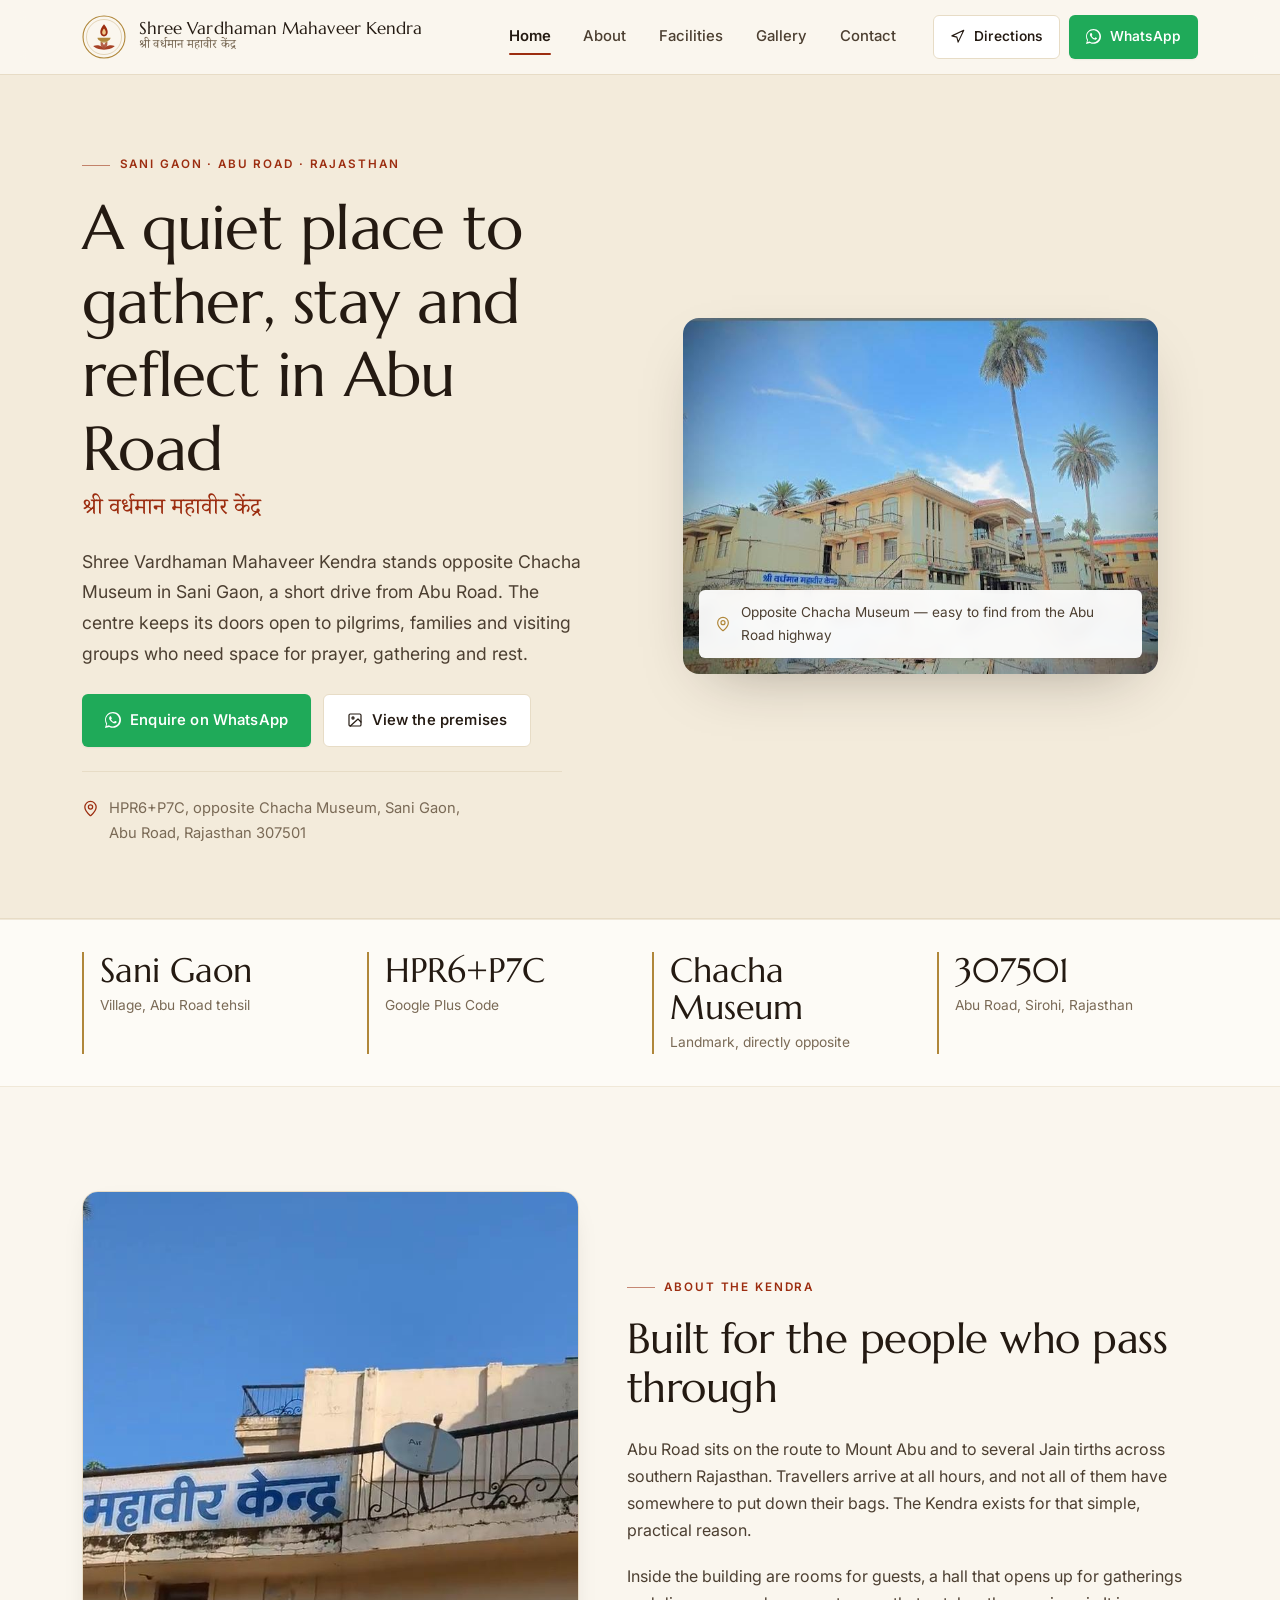
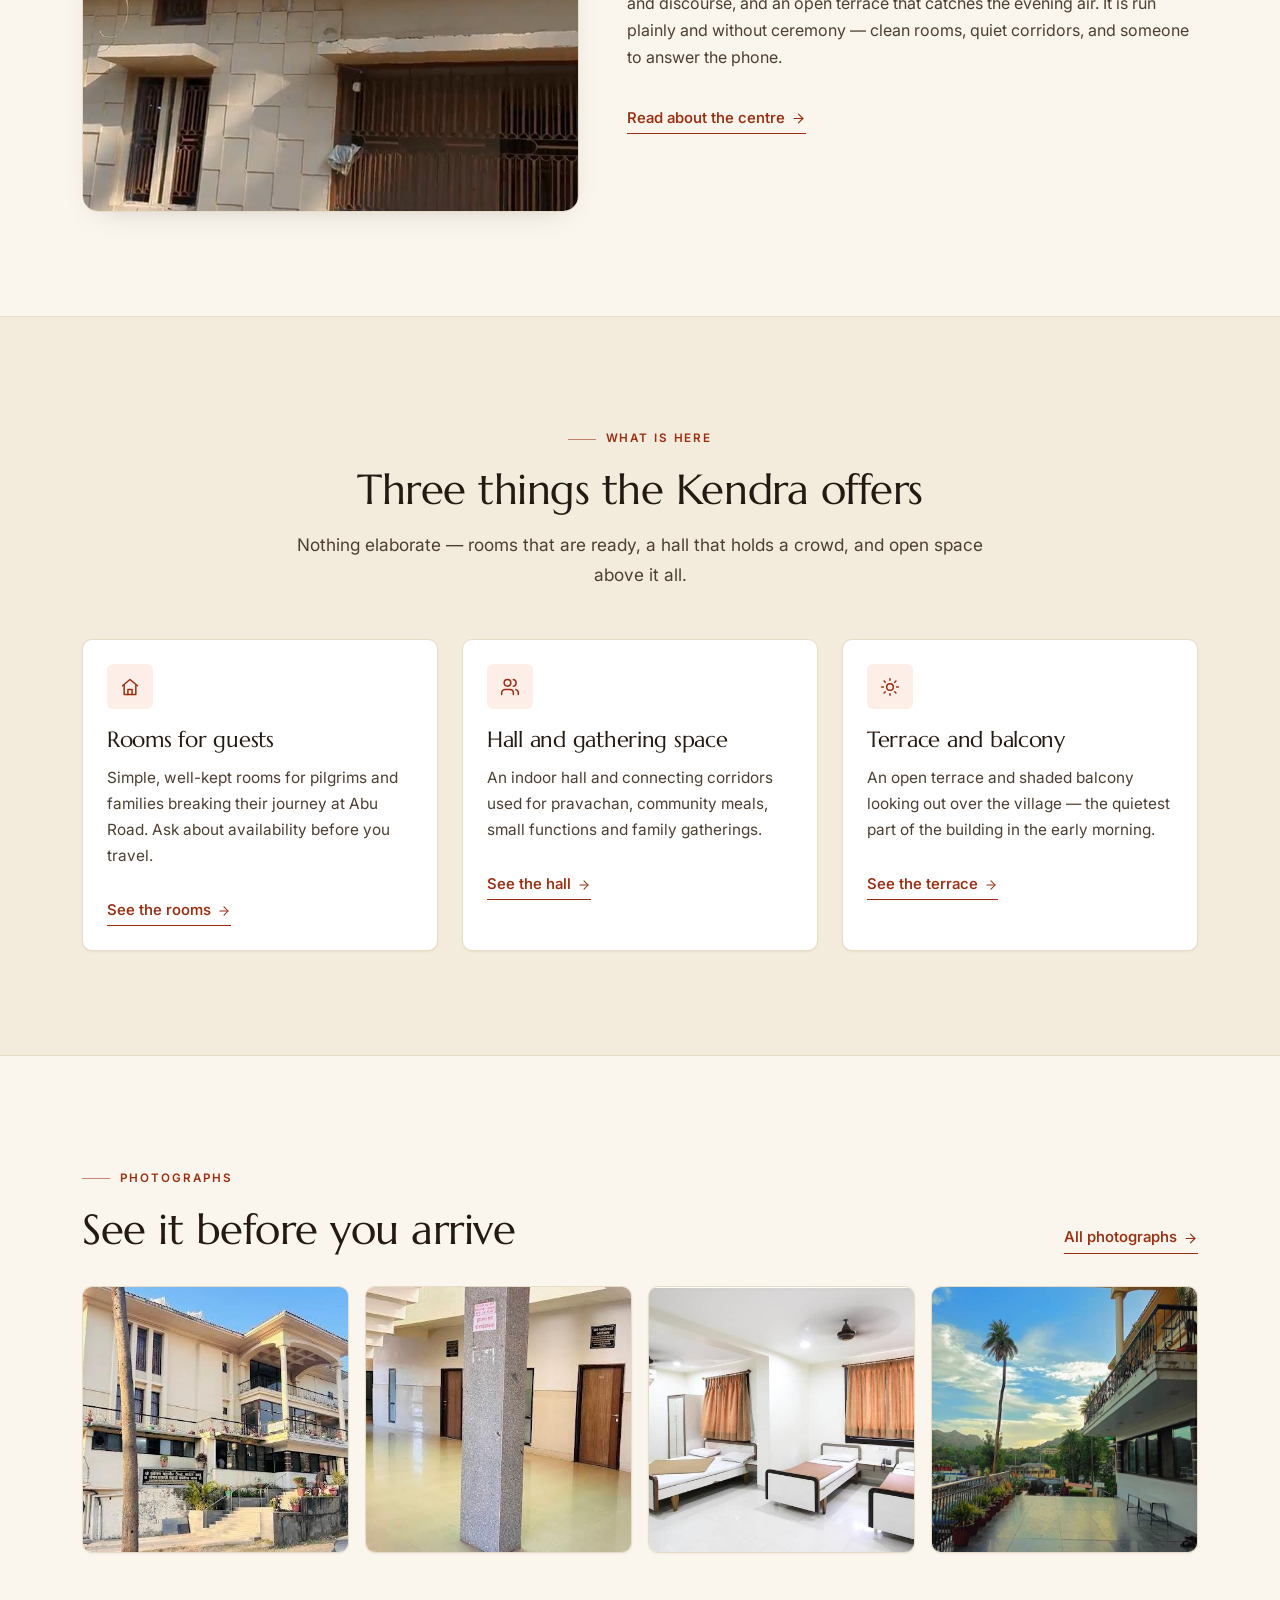
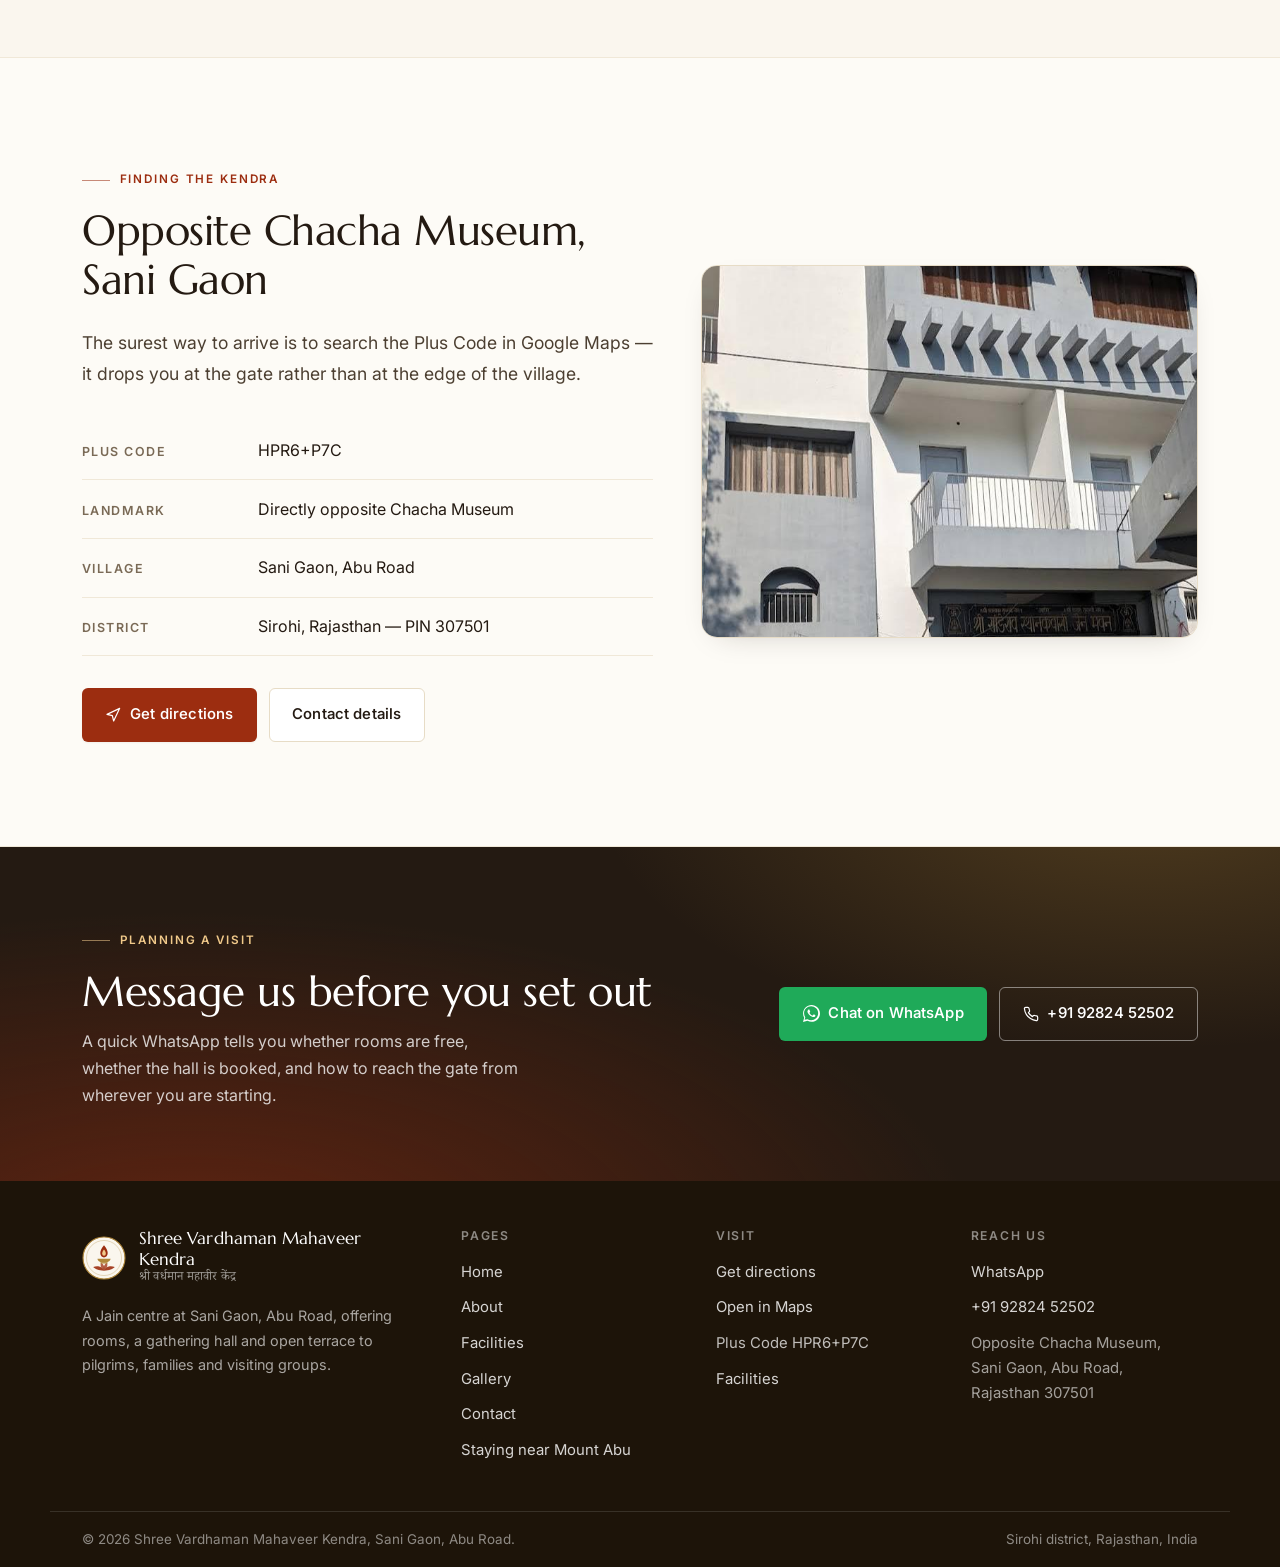
<file: index.html>
﻿<!DOCTYPE html>
<html lang="en">
<head>
<meta charset="UTF-8">
<meta name="viewport" content="width=device-width, initial-scale=1">
<title>Jain Dharamshala in Abu Road | Shree Vardhaman Mahaveer Kendra</title>
<meta name="description" content="Jain dharamshala at Sani Gaon, Abu Road, Rajasthan, near Mount Abu. Clean rooms, a gathering hall and an open terrace. Call +91 92824 52502.">
<link rel="canonical" href="https://www.shreevardhamanmahaveerkendra.org/">
<meta name="robots" content="index, follow">

<meta property="og:url" content="https://www.shreevardhamanmahaveerkendra.org/">
<meta property="og:type" content="website">
<meta property="og:title" content="Jain Dharamshala in Abu Road | Shree Vardhaman Mahaveer Kendra">
<meta property="og:description" content="Jain dharamshala at Sani Gaon, Abu Road, Rajasthan, near Mount Abu. Clean rooms, a gathering hall and an open terrace. Call +91 92824 52502.">
<meta property="og:image" content="https://www.shreevardhamanmahaveerkendra.org/assets/images/exterior.jpeg">
<meta property="og:site_name" content="Shree Vardhaman Mahaveer Kendra">
<meta property="og:locale" content="en_IN">
<meta name="twitter:card" content="summary_large_image">
<meta name="twitter:title" content="Jain Dharamshala in Abu Road | Shree Vardhaman Mahaveer Kendra">
<meta name="twitter:description" content="Jain dharamshala at Sani Gaon, Abu Road, Rajasthan, near Mount Abu. Clean rooms, a gathering hall and an open terrace. Call +91 92824 52502.">
<meta name="twitter:image" content="https://www.shreevardhamanmahaveerkendra.org/assets/images/exterior.jpeg">

<link rel="icon" type="image/svg+xml" href="/assets/img/kendra-mark.svg">
<link rel="preconnect" href="https://fonts.googleapis.com">
<link rel="preconnect" href="https://fonts.gstatic.com" crossorigin>
<link href="https://fonts.googleapis.com/css2?family=Marcellus&family=Inter:wght@400;500;600&family=Noto+Serif+Devanagari:wght@400;600&display=swap" rel="stylesheet">
<link rel="stylesheet" href="/assets/css/site.css">
<script type="application/ld+json">
{
  "@context": "https://schema.org",
  "@graph": [
    {
      "@type": [
        "LodgingBusiness",
        "PlaceOfWorship"
      ],
      "@id": "https://www.shreevardhamanmahaveerkendra.org/#kendra",
      "name": "Shree Vardhaman Mahaveer Kendra",
      "alternateName": "श्री वर्धमान महावीर केन्द्र",
      "url": "https://www.shreevardhamanmahaveerkendra.org/",
      "description": "A Jain centre at Sani Gaon, Abu Road, Rajasthan, opposite Chacha Museum, offering rooms, a gathering hall and an open terrace to travellers and pilgrims.",
      "image": [
        "https://www.shreevardhamanmahaveerkendra.org/assets/images/exterior.jpeg",
        "https://www.shreevardhamanmahaveerkendra.org/assets/images/facade.jpeg",
        "https://www.shreevardhamanmahaveerkendra.org/assets/images/hall.jpeg"
      ],
      "logo": "https://www.shreevardhamanmahaveerkendra.org/assets/img/kendra-mark.svg",
      "address": {
        "@type": "PostalAddress",
        "streetAddress": "HPR6+P7C, opposite Chacha Museum, Sani Gaon",
        "addressLocality": "Abu Road",
        "addressRegion": "Rajasthan",
        "postalCode": "307501",
        "addressCountry": "IN"
      },
      "telephone": "+91-70275-19522",
      "priceRange": "₹",
      "contactPoint": {
        "@type": "ContactPoint",
        "telephone": "+91-70275-19522",
        "contactType": "reservations",
        "areaServed": "IN",
        "availableLanguage": [
          "Hindi",
          "English",
          "Gujarati"
        ]
      },
      "amenityFeature": [
        {
          "@type": "LocationFeatureSpecification",
          "name": "Rooms for families and groups",
          "value": true
        },
        {
          "@type": "LocationFeatureSpecification",
          "name": "Gathering hall",
          "value": true
        },
        {
          "@type": "LocationFeatureSpecification",
          "name": "Open terrace",
          "value": true
        },
        {
          "@type": "LocationFeatureSpecification",
          "name": "Drinking water",
          "value": true
        },
        {
          "@type": "LocationFeatureSpecification",
          "name": "Parking",
          "value": true
        }
      ],
      "areaServed": [
        "Abu Road",
        "Mount Abu",
        "Sirohi",
        "Rajasthan"
      ],
      "knowsLanguage": [
        "hi",
        "en",
        "gu"
      ],
      "isAccessibleForFree": true
    },
    {
      "@type": "WebSite",
      "@id": "https://www.shreevardhamanmahaveerkendra.org/#website",
      "url": "https://www.shreevardhamanmahaveerkendra.org/",
      "name": "Shree Vardhaman Mahaveer Kendra",
      "inLanguage": "en-IN",
      "publisher": {
        "@id": "https://www.shreevardhamanmahaveerkendra.org/#kendra"
      }
    }
  ]
}
</script>
<noscript><style>.reveal{opacity:1!important;transform:none!important}</style></noscript>
</head>
<body>

<a class="skip-link" href="#main">Skip to content</a>

<!-- Icon sprite ------------------------------------------------------------ -->
<svg width="0" height="0" style="position:absolute" aria-hidden="true" focusable="false">
  <defs>
    <g id="i-pin" fill="none" stroke="currentColor" stroke-width="1.8" stroke-linecap="round" stroke-linejoin="round">
      <path d="M20 10c0 4.993-5.539 10.193-7.399 11.799a1 1 0 0 1-1.202 0C9.539 20.193 4 14.993 4 10a8 8 0 0 1 16 0"/><circle cx="12" cy="10" r="3"/>
    </g>
    <g id="i-nav" fill="none" stroke="currentColor" stroke-width="1.8" stroke-linecap="round" stroke-linejoin="round">
      <path d="M3 11l19-9-9 19-2-8-8-2z"/>
    </g>
    <g id="i-phone" fill="none" stroke="currentColor" stroke-width="1.8" stroke-linecap="round" stroke-linejoin="round">
      <path d="M22 16.92v3a2 2 0 0 1-2.18 2 19.79 19.79 0 0 1-8.63-3.07 19.5 19.5 0 0 1-6-6 19.79 19.79 0 0 1-3.07-8.67A2 2 0 0 1 4.11 2h3a2 2 0 0 1 2 1.72 12.84 12.84 0 0 0 .7 2.81 2 2 0 0 1-.45 2.11L8.09 9.91a16 16 0 0 0 6 6l1.27-1.27a2 2 0 0 1 2.11-.45 12.84 12.84 0 0 0 2.81.7A2 2 0 0 1 22 16.92z"/>
    </g>
    <g id="i-mail" fill="none" stroke="currentColor" stroke-width="1.8" stroke-linecap="round" stroke-linejoin="round">
      <rect x="2" y="4" width="20" height="16" rx="2"/><path d="m22 7-8.97 5.7a1.94 1.94 0 0 1-2.06 0L2 7"/>
    </g>
    <g id="i-arrow" fill="none" stroke="currentColor" stroke-width="1.8" stroke-linecap="round" stroke-linejoin="round">
      <path d="M5 12h14"/><path d="m12 5 7 7-7 7"/>
    </g>
    <g id="i-check" fill="none" stroke="currentColor" stroke-width="2.1" stroke-linecap="round" stroke-linejoin="round">
      <path d="M20 6 9 17l-5-5"/>
    </g>
    <g id="i-clock" fill="none" stroke="currentColor" stroke-width="1.8" stroke-linecap="round" stroke-linejoin="round">
      <circle cx="12" cy="12" r="9"/><path d="M12 7v5l3.5 2"/>
    </g>
    <g id="i-home" fill="none" stroke="currentColor" stroke-width="1.8" stroke-linecap="round" stroke-linejoin="round">
      <path d="M3 10.5 12 3l9 7.5"/><path d="M5 9.8V21h14V9.8"/><path d="M9.5 21v-6h5v6"/>
    </g>
    <g id="i-users" fill="none" stroke="currentColor" stroke-width="1.8" stroke-linecap="round" stroke-linejoin="round">
      <path d="M16 21v-2a4 4 0 0 0-4-4H6a4 4 0 0 0-4 4v2"/><circle cx="9" cy="7" r="4"/><path d="M22 21v-2a4 4 0 0 0-3-3.87"/><path d="M16 3.13A4 4 0 0 1 16 11"/>
    </g>
    <g id="i-image" fill="none" stroke="currentColor" stroke-width="1.8" stroke-linecap="round" stroke-linejoin="round">
      <rect x="3" y="3" width="18" height="18" rx="2"/><circle cx="9" cy="9" r="1.6"/><path d="m21 15-4.5-4.5L5 21"/>
    </g>
    <g id="i-sun" fill="none" stroke="currentColor" stroke-width="1.8" stroke-linecap="round" stroke-linejoin="round">
      <circle cx="12" cy="12" r="4"/><path d="M12 2v2M12 20v2M2 12h2M20 12h2M4.9 4.9l1.4 1.4M17.7 17.7l1.4 1.4M19.1 4.9l-1.4 1.4M6.3 17.7l-1.4 1.4"/>
    </g>
    <g id="i-copy" fill="none" stroke="currentColor" stroke-width="1.8" stroke-linecap="round" stroke-linejoin="round">
      <rect x="9" y="9" width="12" height="12" rx="2"/><path d="M5 15H4a2 2 0 0 1-2-2V4a2 2 0 0 1 2-2h9a2 2 0 0 1 2 2v1"/>
    </g>
    <g id="i-left" fill="none" stroke="currentColor" stroke-width="2" stroke-linecap="round" stroke-linejoin="round">
      <path d="m15 18-6-6 6-6"/>
    </g>
    <g id="i-right" fill="none" stroke="currentColor" stroke-width="2" stroke-linecap="round" stroke-linejoin="round">
      <path d="m9 18 6-6-6-6"/>
    </g>
    <g id="i-x" fill="none" stroke="currentColor" stroke-width="2" stroke-linecap="round" stroke-linejoin="round">
      <path d="M18 6 6 18M6 6l12 12"/>
    </g>
    <g id="i-bars" fill="none" stroke="currentColor" stroke-width="1.8" stroke-linecap="round">
      <path d="M4 7h16M4 12h16M4 17h16"/>
    </g>
    <path id="i-wa" fill="currentColor" d="M17.472 14.382c-.297-.149-1.758-.867-2.03-.967-.273-.099-.471-.148-.67.15-.197.297-.767.966-.94 1.164-.173.199-.347.223-.644.075-.297-.15-1.255-.463-2.39-1.475-.883-.788-1.48-1.761-1.653-2.059-.173-.297-.018-.458.13-.606.134-.133.347-.347.52-.52.174-.174.232-.298.347-.497.115-.198.057-.371-.058-.52-.116-.148-.64-1.544-.877-2.11-.232-.556-.468-.48-.643-.49-.167-.008-.357-.01-.547-.01-.19 0-.498.07-.757.37-.26.3-.99.967-.99 2.36 0 1.392 1.014 2.737 1.155 2.926.14.19 1.95 2.98 4.72 4.18.66.284 1.175.454 1.577.58.663.21 1.266.18 1.743.11.52-.077 1.6-.654 1.826-1.286.226-.632.226-1.174.158-1.286-.067-.112-.26-.18-.557-.33m-5.446 7.443h-.016c-1.77 0-3.524-.48-5.055-1.38l-.36-.214-3.75.975 1.005-3.645-.239-.375c-.99-1.576-1.516-3.391-1.516-5.26 0-5.445 4.455-9.885 9.942-9.885 2.654 0 5.145 1.035 7.021 2.91 1.875 1.859 2.909 4.35 2.909 6.99-.004 5.444-4.46 9.885-9.935 9.885M20.52 3.449C18.24 1.245 15.24 0 12.045 0 5.463 0 .104 5.334.101 11.893c0 2.096.549 4.14 1.595 5.945L0 24l6.335-1.652c1.746.943 3.7 1.444 5.71 1.447 6.585 0 11.946-5.336 11.95-11.896 0-3.176-1.24-6.165-3.495-8.411"/>
  </defs>
</svg>

<!-- Header ---------------------------------------------------------------- -->
<header class="masthead">
  <div class="shell masthead__bar">
    <a class="brand" href="/" aria-label="Shree Vardhaman Mahaveer Kendra — home">
      <img class="brand__mark" src="/assets/img/kendra-mark.svg" alt="" width="44" height="44">
      <span class="brand__text">
        <span class="brand__en">Shree Vardhaman Mahaveer Kendra</span>
        <span class="brand__hi">श्री वर्धमान महावीर केंद्र</span>
      </span>
    </a>

    <nav class="nav" aria-label="Main">
      <a class="nav__link" href="/" aria-current="page">Home</a>
      <a class="nav__link" href="/about">About</a>
      <a class="nav__link" href="/facilities">Facilities</a>
      <a class="nav__link" href="/gallery">Gallery</a>
      <a class="nav__link" href="/contact">Contact</a>
    </nav>

    <div class="masthead__actions">
      <a class="btn btn--ghost btn--sm" href="https://www.google.com/maps/dir/?api=1&destination=HPR6%2BP7C%2C%20opposite%20Chacha%20Museum%2C%20Sani%20Gaon%2C%20Abu%20Road%2C%20Rajasthan%20307501" data-dir>
        <svg width="15" height="15" viewBox="0 0 24 24" aria-hidden="true"><use href="#i-nav"/></svg>
        Directions
      </a>
      <a class="btn btn--wa btn--sm" href="https://wa.me/919282452502?text=Jai%20Jinendra.%20I%20would%20like%20to%20know%20more%20about%20Shree%20Vardhaman%20Mahaveer%20Kendra%2C%20Sani%20Gaon%2C%20Abu%20Road." data-wa>
        <svg width="15" height="15" viewBox="0 0 24 24" aria-hidden="true"><use href="#i-wa"/></svg>
        WhatsApp
      </a>
    </div>

    <button class="burger" type="button" aria-expanded="false" aria-controls="site-drawer" aria-label="Open menu">
      <svg class="burger__bars" width="22" height="22" viewBox="0 0 24 24" aria-hidden="true"><use href="#i-bars"/></svg>
      <svg class="burger__x" width="20" height="20" viewBox="0 0 24 24" aria-hidden="true"><use href="#i-x"/></svg>
    </button>
  </div>

  <div class="drawer" id="site-drawer">
    <div class="shell">
      <ul class="drawer__list">
        <li><a href="/" aria-current="page">Home</a></li>
        <li><a href="/about">About</a></li>
        <li><a href="/facilities">Facilities</a></li>
        <li><a href="/gallery">Gallery</a></li>
        <li><a href="/contact">Contact</a></li>
      </ul>
      <div class="drawer__actions">
        <a class="btn btn--wa btn--block" href="https://wa.me/919282452502?text=Jai%20Jinendra.%20I%20would%20like%20to%20know%20more%20about%20Shree%20Vardhaman%20Mahaveer%20Kendra%2C%20Sani%20Gaon%2C%20Abu%20Road." data-wa>
          <svg width="16" height="16" viewBox="0 0 24 24" aria-hidden="true"><use href="#i-wa"/></svg>
          Chat on WhatsApp
        </a>
        <a class="btn btn--ghost btn--block" href="https://www.google.com/maps/dir/?api=1&destination=HPR6%2BP7C%2C%20opposite%20Chacha%20Museum%2C%20Sani%20Gaon%2C%20Abu%20Road%2C%20Rajasthan%20307501" data-dir>
          <svg width="16" height="16" viewBox="0 0 24 24" aria-hidden="true"><use href="#i-nav"/></svg>
          Get directions
        </a>
      </div>
    </div>
  </div>
</header>

<main id="main">

  <!-- Hero ---------------------------------------------------------------- -->
  <section class="hero">
    <div class="shell hero__grid">
      <div class="hero__copy">
        <p class="eyebrow">Sani Gaon · Abu Road · Rajasthan</p>
        <h1>A quiet place to gather, stay and reflect in Abu Road</h1>
        <p class="hero__hi">श्री वर्धमान महावीर केंद्र</p>
        <p class="lede hero__lede">
          Shree Vardhaman Mahaveer Kendra stands opposite Chacha Museum in Sani Gaon,
          a short drive from Abu Road. The centre keeps its doors open to pilgrims,
          families and visiting groups who need space for prayer, gathering and rest.
        </p>

        <div class="btn-row hero__btns">
          <a class="btn btn--wa" href="https://wa.me/919282452502?text=Jai%20Jinendra.%20I%20would%20like%20to%20know%20more%20about%20Shree%20Vardhaman%20Mahaveer%20Kendra%2C%20Sani%20Gaon%2C%20Abu%20Road." data-wa>
            <svg width="16" height="16" viewBox="0 0 24 24" aria-hidden="true"><use href="#i-wa"/></svg>
            Enquire on WhatsApp
          </a>
          <a class="btn btn--ghost" href="/gallery">
            <svg width="16" height="16" viewBox="0 0 24 24" aria-hidden="true"><use href="#i-image"/></svg>
            View the premises
          </a>
        </div>

        <p class="hero__meta">
          <svg width="17" height="17" viewBox="0 0 24 24" aria-hidden="true"><use href="#i-pin"/></svg>
          <span>HPR6+P7C, opposite Chacha Museum, Sani Gaon,<br>Abu Road, Rajasthan 307501</span>
        </p>
      </div>

      <figure class="hero__figure">
        <img src="/assets/images/exterior.jpeg"
             alt="The exterior of Shree Vardhaman Mahaveer Kendra in Sani Gaon, Abu Road"
             width="1200" height="900" fetchpriority="high">
        <figcaption class="hero__badge">
          <svg width="16" height="16" viewBox="0 0 24 24" aria-hidden="true"><use href="#i-pin"/></svg>
          <span>Opposite Chacha Museum — easy to find from the Abu Road highway</span>
        </figcaption>
      </figure>
    </div>
  </section>

  <!-- Quick facts --------------------------------------------------------- -->
  <section class="section--alt">
    <div class="shell" style="padding-block: var(--s5)">
      <div class="stats reveal">
        <div class="stat">
          <p class="stat__n">Sani Gaon</p>
          <p class="stat__l">Village, Abu Road tehsil</p>
        </div>
        <div class="stat">
          <p class="stat__n">HPR6+P7C</p>
          <p class="stat__l">Google Plus Code</p>
        </div>
        <div class="stat">
          <p class="stat__n">Chacha Museum</p>
          <p class="stat__l">Landmark, directly opposite</p>
        </div>
        <div class="stat">
          <p class="stat__n">307501</p>
          <p class="stat__l">Abu Road, Sirohi, Rajasthan</p>
        </div>
      </div>
    </div>
  </section>

  <!-- About preview ------------------------------------------------------- -->
  <section class="section">
    <div class="shell split split--wide-right">
      <div class="framed framed--tall reveal">
        <img src="/assets/images/sign.jpeg"
             alt="The nameplate of Mahaveer Kendra on the outer wall of the building"
             width="900" height="1125" loading="lazy">
      </div>

      <div class="reveal" data-delay="90">
        <p class="eyebrow">About the Kendra</p>
        <h2 class="u-mt-3">Built for the people who pass through</h2>
        <div class="prose u-mt-4">
          <p>
            Abu Road sits on the route to Mount Abu and to several Jain tirths across
            southern Rajasthan. Travellers arrive at all hours, and not all of them
            have somewhere to put down their bags. The Kendra exists for that simple,
            practical reason.
          </p>
          <p>
            Inside the building are rooms for guests, a hall that opens up for
            gatherings and discourse, and an open terrace that catches the evening air.
            It is run plainly and without ceremony — clean rooms, quiet corridors,
            and someone to answer the phone.
          </p>
        </div>
        <p class="u-mt-5">
          <a class="text-link" href="/about">
            Read about the centre
            <svg width="15" height="15" viewBox="0 0 24 24" aria-hidden="true"><use href="#i-arrow"/></svg>
          </a>
        </p>
      </div>
    </div>
  </section>

  <!-- Facilities preview -------------------------------------------------- -->
  <section class="section section--deep">
    <div class="shell">
      <div class="section-head section-head--center reveal">
        <p class="eyebrow">What is here</p>
        <h2>Three things the Kendra offers</h2>
        <p class="lede">
          Nothing elaborate — rooms that are ready, a hall that holds a crowd,
          and open space above it all.
        </p>
      </div>

      <div class="grid grid--3 u-mt-6">
        <article class="card card--hover reveal">
          <span class="card__icon">
            <svg width="20" height="20" viewBox="0 0 24 24" aria-hidden="true"><use href="#i-home"/></svg>
          </span>
          <h3>Rooms for guests</h3>
          <p>
            Simple, well-kept rooms for pilgrims and families breaking their journey
            at Abu Road. Ask about availability before you travel.
          </p>
          <p class="u-mt-3">
            <a class="text-link" href="/facilities#stay">See the rooms
              <svg width="14" height="14" viewBox="0 0 24 24" aria-hidden="true"><use href="#i-arrow"/></svg>
            </a>
          </p>
        </article>

        <article class="card card--hover reveal" data-delay="90">
          <span class="card__icon">
            <svg width="20" height="20" viewBox="0 0 24 24" aria-hidden="true"><use href="#i-users"/></svg>
          </span>
          <h3>Hall and gathering space</h3>
          <p>
            An indoor hall and connecting corridors used for pravachan, community
            meals, small functions and family gatherings.
          </p>
          <p class="u-mt-3">
            <a class="text-link" href="/facilities#hall">See the hall
              <svg width="14" height="14" viewBox="0 0 24 24" aria-hidden="true"><use href="#i-arrow"/></svg>
            </a>
          </p>
        </article>

        <article class="card card--hover reveal" data-delay="180">
          <span class="card__icon">
            <svg width="20" height="20" viewBox="0 0 24 24" aria-hidden="true"><use href="#i-sun"/></svg>
          </span>
          <h3>Terrace and balcony</h3>
          <p>
            An open terrace and shaded balcony looking out over the village — the
            quietest part of the building in the early morning.
          </p>
          <p class="u-mt-3">
            <a class="text-link" href="/facilities#open">See the terrace
              <svg width="14" height="14" viewBox="0 0 24 24" aria-hidden="true"><use href="#i-arrow"/></svg>
            </a>
          </p>
        </article>
      </div>
    </div>
  </section>

  <!-- Gallery preview ----------------------------------------------------- -->
  <section class="section">
    <div class="shell">
      <div class="section-head reveal" style="display:flex; align-items:flex-end; justify-content:space-between; gap:2rem; max-width:none; flex-wrap:wrap">
        <div>
          <p class="eyebrow">Photographs</p>
          <h2 class="u-mt-3">See it before you arrive</h2>
        </div>
        <a class="text-link" href="/gallery">
          All photographs
          <svg width="15" height="15" viewBox="0 0 24 24" aria-hidden="true"><use href="#i-arrow"/></svg>
        </a>
      </div>

      <div class="strip u-mt-5 reveal">
        <a href="/gallery" aria-label="Gallery: front of the building">
          <img src="/assets/images/front.jpeg" alt="The front of the Kendra building" width="600" height="600" loading="lazy">
        </a>
        <a href="/gallery" aria-label="Gallery: inner corridor">
          <img src="/assets/images/hall.jpeg" alt="An inner corridor of the Kendra" width="600" height="600" loading="lazy">
        </a>
        <a href="/gallery" aria-label="Gallery: guest room">
          <img src="/assets/images/room-2.jpeg" alt="A guest room inside the Kendra" width="600" height="600" loading="lazy">
        </a>
        <a href="/gallery" aria-label="Gallery: open terrace">
          <img src="/assets/images/terrace.jpeg" alt="The open terrace of the Kendra" width="600" height="600" loading="lazy">
        </a>
      </div>
    </div>
  </section>

  <!-- Location ------------------------------------------------------------ -->
  <section class="section section--alt">
    <div class="shell split split--wide-left">
      <div class="reveal">
        <p class="eyebrow">Finding the Kendra</p>
        <h2 class="u-mt-3">Opposite Chacha Museum, Sani Gaon</h2>
        <p class="lede u-mt-4">
          The surest way to arrive is to search the Plus Code in Google Maps —
          it drops you at the gate rather than at the edge of the village.
        </p>

        <ul class="facts u-mt-5">
          <li><span class="facts__k">Plus Code</span><span class="facts__v">HPR6+P7C</span></li>
          <li><span class="facts__k">Landmark</span><span class="facts__v">Directly opposite Chacha Museum</span></li>
          <li><span class="facts__k">Village</span><span class="facts__v">Sani Gaon, Abu Road</span></li>
          <li><span class="facts__k">District</span><span class="facts__v">Sirohi, Rajasthan — PIN 307501</span></li>
        </ul>

        <div class="btn-row u-mt-5">
          <a class="btn btn--primary" href="https://www.google.com/maps/dir/?api=1&destination=HPR6%2BP7C%2C%20opposite%20Chacha%20Museum%2C%20Sani%20Gaon%2C%20Abu%20Road%2C%20Rajasthan%20307501" data-dir>
            <svg width="16" height="16" viewBox="0 0 24 24" aria-hidden="true"><use href="#i-nav"/></svg>
            Get directions
          </a>
          <a class="btn btn--ghost" href="/contact">Contact details</a>
        </div>
      </div>

      <div class="framed reveal" data-delay="90">
        <img src="/assets/images/facade.jpeg"
             alt="The building and entrance of Shree Vardhaman Mahaveer Kendra"
             width="1000" height="750" loading="lazy">
      </div>
    </div>
  </section>

  <!-- CTA ----------------------------------------------------------------- -->
  <section class="cta">
    <div class="shell cta__inner">
      <div>
        <p class="eyebrow">Planning a visit</p>
        <h2 class="u-mt-3">Message us before you set out</h2>
        <p>
          A quick WhatsApp tells you whether rooms are free, whether the hall is
          booked, and how to reach the gate from wherever you are starting.
        </p>
      </div>
      <div class="btn-row">
        <a class="btn btn--wa" href="https://wa.me/919282452502?text=Jai%20Jinendra.%20I%20would%20like%20to%20know%20more%20about%20Shree%20Vardhaman%20Mahaveer%20Kendra%2C%20Sani%20Gaon%2C%20Abu%20Road." data-wa>
          <svg width="17" height="17" viewBox="0 0 24 24" aria-hidden="true"><use href="#i-wa"/></svg>
          Chat on WhatsApp
        </a>
        <a class="btn btn--quiet" href="tel:+919282452502" data-tel>
          <svg width="16" height="16" viewBox="0 0 24 24" aria-hidden="true"><use href="#i-phone"/></svg>
          <span data-phone-text>+91 92824 52502</span>
        </a>
      </div>
    </div>
  </section>

</main>

<!-- Footer ---------------------------------------------------------------- -->
<footer class="footer">
  <div class="shell footer__grid">
    <div>
      <div class="brand">
        <img class="brand__mark" src="/assets/img/kendra-mark.svg" alt="" width="44" height="44">
        <span class="brand__text">
          <span class="brand__en">Shree Vardhaman Mahaveer Kendra</span>
          <span class="brand__hi">श्री वर्धमान महावीर केंद्र</span>
        </span>
      </div>
      <p class="footer__blurb">
        A Jain centre at Sani Gaon, Abu Road, offering rooms, a gathering hall and
        open terrace to pilgrims, families and visiting groups.
      </p>
    </div>

    <nav aria-label="Footer">
      <h3>Pages</h3>
      <ul class="footer__list">
        <li><a href="/">Home</a></li>
        <li><a href="/about">About</a></li>
        <li><a href="/facilities">Facilities</a></li>
        <li><a href="/gallery">Gallery</a></li>
        <li><a href="/contact">Contact</a></li>
        <li><a href="/staying-near-mount-abu">Staying near Mount Abu</a></li>
      </ul>
    </nav>

    <div>
      <h3>Visit</h3>
      <ul class="footer__list">
        <li><a href="https://www.google.com/maps/dir/?api=1&destination=HPR6%2BP7C%2C%20opposite%20Chacha%20Museum%2C%20Sani%20Gaon%2C%20Abu%20Road%2C%20Rajasthan%20307501" data-dir>Get directions</a></li>
        <li><a href="https://www.google.com/maps/search/?api=1&query=HPR6%2BP7C%2C%20opposite%20Chacha%20Museum%2C%20Sani%20Gaon%2C%20Abu%20Road%2C%20Rajasthan%20307501" data-map>Open in Maps</a></li>
        <li>Plus Code HPR6+P7C</li>
        <li><a href="/facilities">Facilities</a></li>
      </ul>
    </div>

    <div>
      <h3>Reach us</h3>
      <ul class="footer__list">
        <li><a href="https://wa.me/919282452502?text=Jai%20Jinendra.%20I%20would%20like%20to%20know%20more%20about%20Shree%20Vardhaman%20Mahaveer%20Kendra%2C%20Sani%20Gaon%2C%20Abu%20Road." data-wa>WhatsApp</a></li>
        <li><a href="tel:+919282452502" data-tel data-phone-text>+91 92824 52502</a></li>
        <li style="color:rgba(255,255,255,0.6)">
          Opposite Chacha Museum,<br>Sani Gaon, Abu Road,<br>Rajasthan 307501
        </li>
      </ul>
    </div>
  </div>

  <div class="shell footer__bar">
    <p>© <span data-year>2026</span> Shree Vardhaman Mahaveer Kendra, Sani Gaon, Abu Road.</p>
    <p>Sirohi district, Rajasthan, India</p>
  </div>
</footer>

<!-- Floating WhatsApp ----------------------------------------------------- -->
<a class="wa-float" href="https://wa.me/919282452502?text=Jai%20Jinendra.%20I%20would%20like%20to%20know%20more%20about%20Shree%20Vardhaman%20Mahaveer%20Kendra%2C%20Sani%20Gaon%2C%20Abu%20Road." data-wa aria-label="Chat with the Kendra on WhatsApp">
  <svg width="22" height="22" viewBox="0 0 24 24" aria-hidden="true"><use href="#i-wa"/></svg>
  <span class="wa-float__label">WhatsApp</span>
</a>


<script src="/assets/js/site.js"></script>
</body>
</html>
</file>
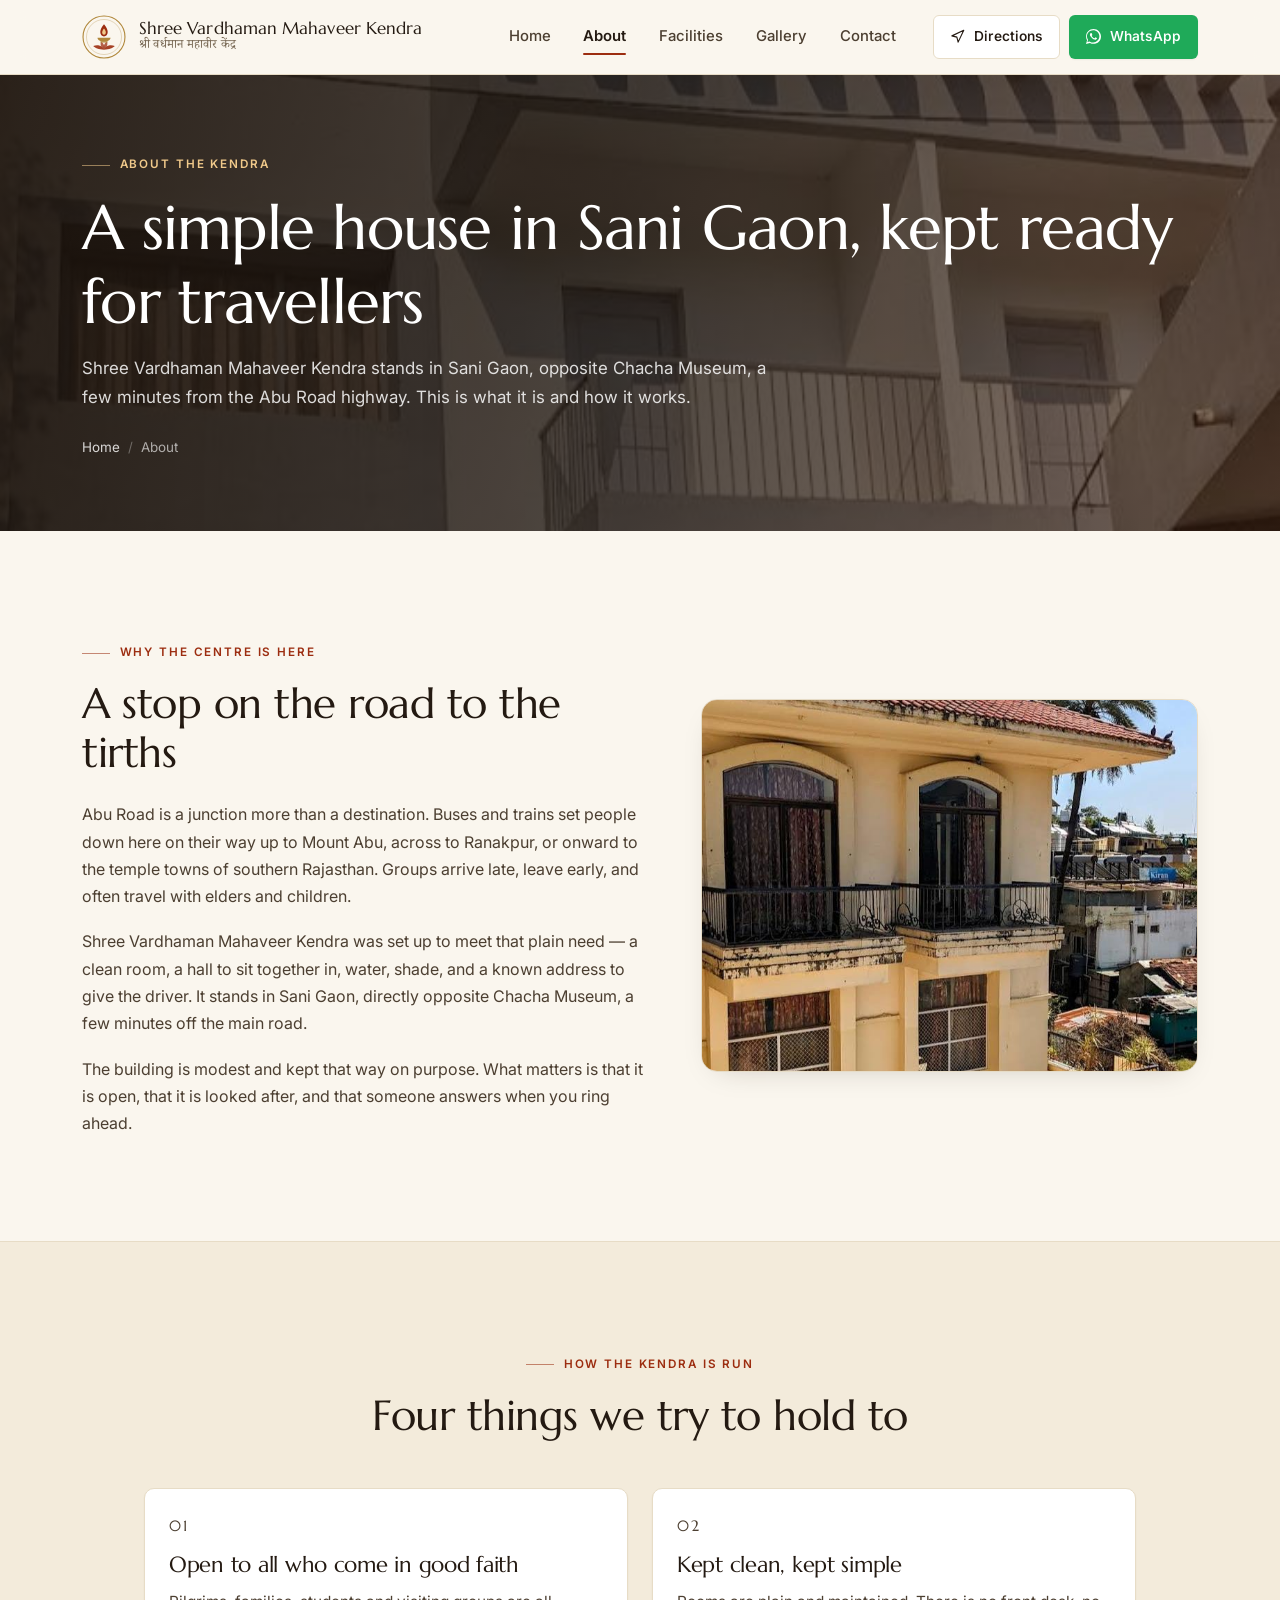
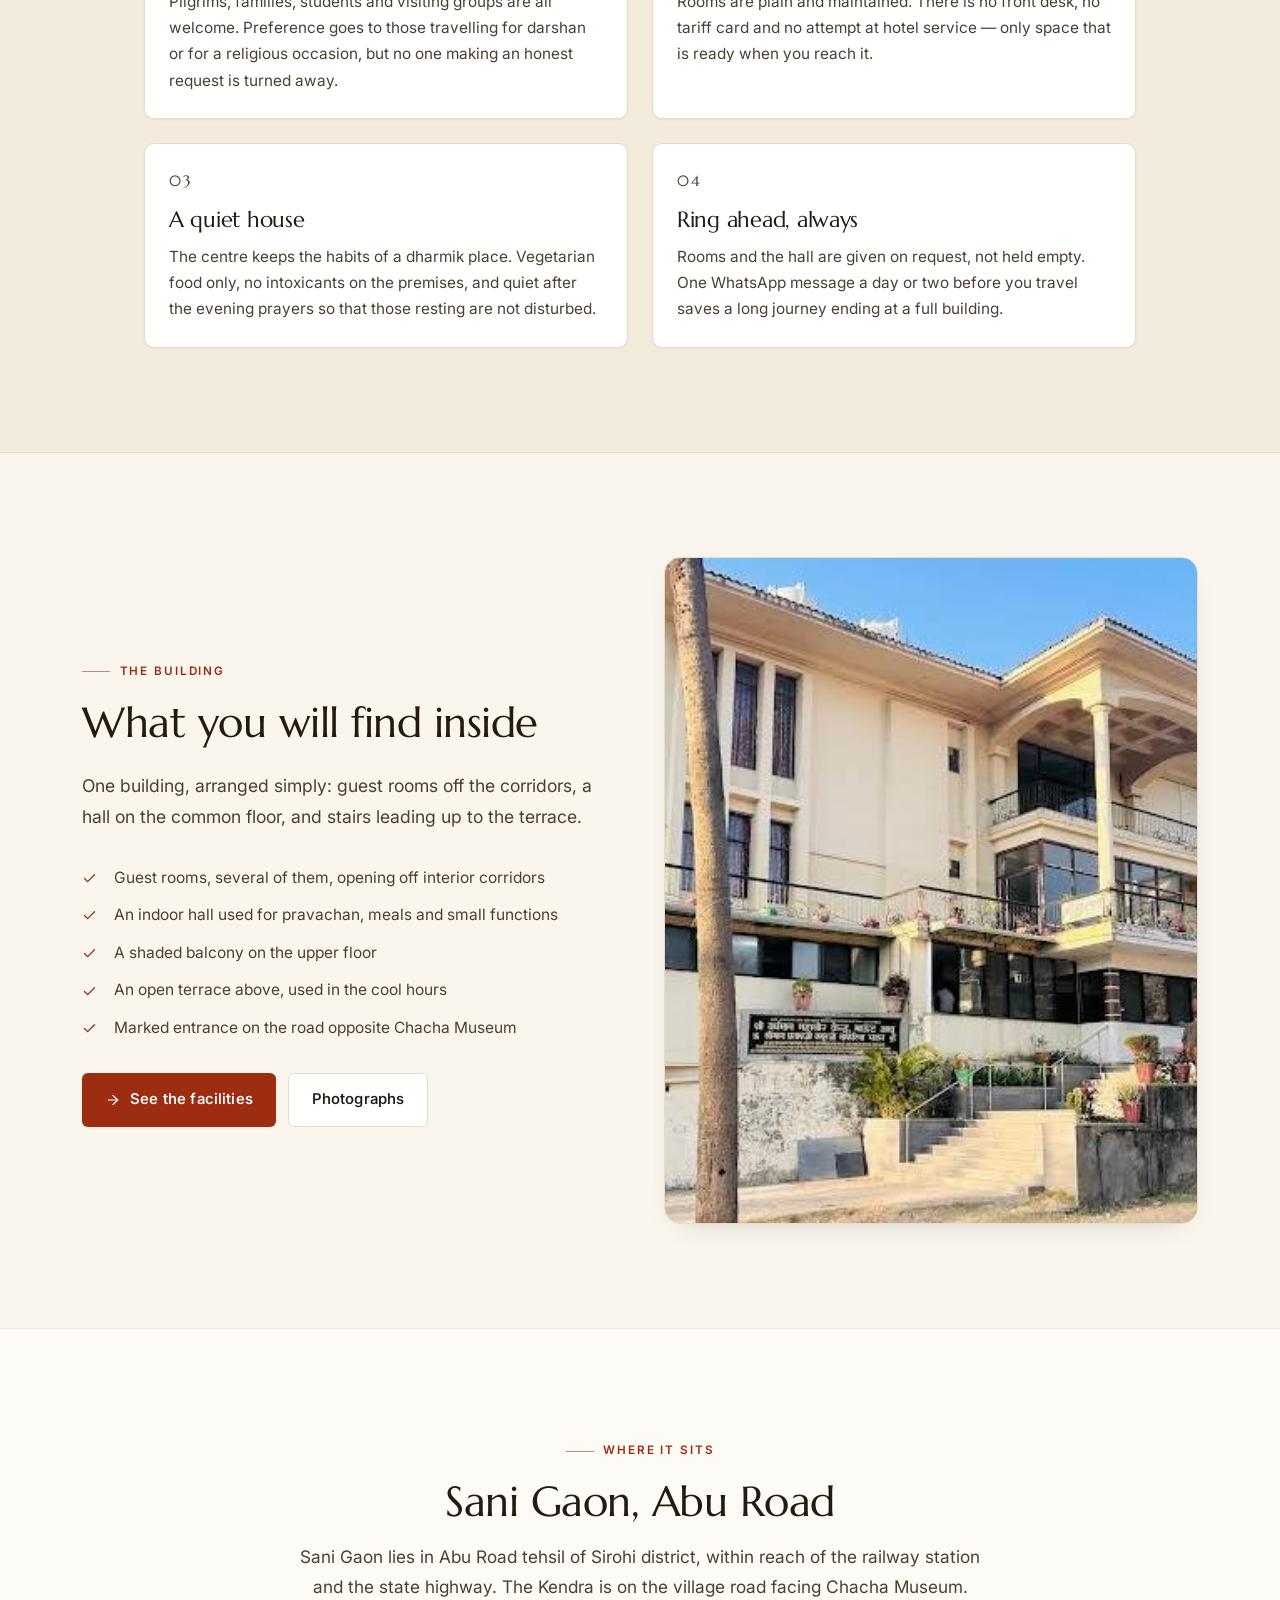
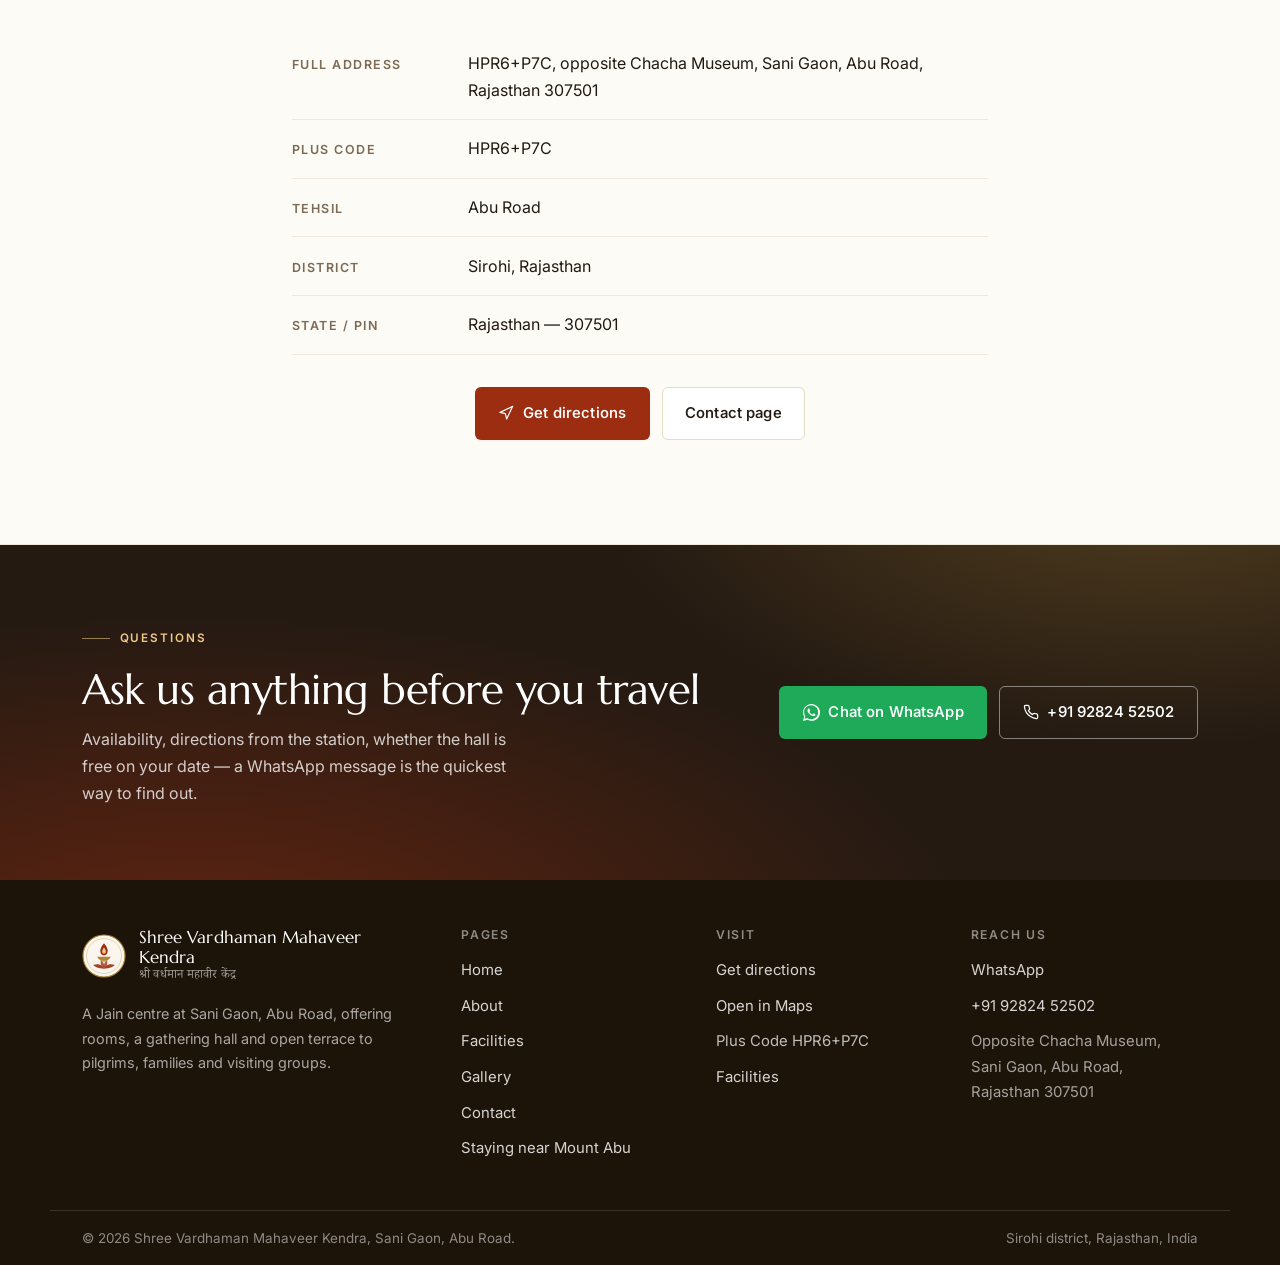
<file: about.html>
﻿<!DOCTYPE html>
<html lang="en">
<head>
<meta charset="UTF-8">
<meta name="viewport" content="width=device-width, initial-scale=1">
<title>About Us — Jain Dharamshala near Mount Abu, Sani Gaon, Abu Road</title>
<meta name="description" content="How Shree Vardhaman Mahaveer Kendra, a Jain dharamshala at Sani Gaon, Abu Road, is run for pilgrims visiting Mount Abu. Call +91 92824 52502.">
<link rel="canonical" href="https://www.shreevardhamanmahaveerkendra.org/about">
<meta name="robots" content="index, follow">

<meta property="og:url" content="https://www.shreevardhamanmahaveerkendra.org/about">
<meta property="og:type" content="website">
<meta property="og:title" content="About Us — Jain Dharamshala near Mount Abu, Sani Gaon, Abu Road">
<meta property="og:description" content="How Shree Vardhaman Mahaveer Kendra, a Jain dharamshala at Sani Gaon, Abu Road, is run for pilgrims visiting Mount Abu. Call +91 92824 52502.">
<meta property="og:image" content="https://www.shreevardhamanmahaveerkendra.org/assets/images/side.jpeg">
<meta property="og:site_name" content="Shree Vardhaman Mahaveer Kendra">
<meta property="og:locale" content="en_IN">
<meta name="twitter:card" content="summary_large_image">
<meta name="twitter:title" content="About Us — Jain Dharamshala near Mount Abu, Sani Gaon, Abu Road">
<meta name="twitter:description" content="How Shree Vardhaman Mahaveer Kendra, a Jain dharamshala at Sani Gaon, Abu Road, is run for pilgrims visiting Mount Abu. Call +91 92824 52502.">
<meta name="twitter:image" content="https://www.shreevardhamanmahaveerkendra.org/assets/images/side.jpeg">

<link rel="icon" type="image/svg+xml" href="/assets/img/kendra-mark.svg">
<link rel="preconnect" href="https://fonts.googleapis.com">
<link rel="preconnect" href="https://fonts.gstatic.com" crossorigin>
<link href="https://fonts.googleapis.com/css2?family=Marcellus&family=Inter:wght@400;500;600&family=Noto+Serif+Devanagari:wght@400;600&display=swap" rel="stylesheet">
<link rel="stylesheet" href="/assets/css/site.css">
<script type="application/ld+json">
{
  "@context": "https://schema.org",
  "@graph": [
    {
      "@type": [
        "LodgingBusiness",
        "PlaceOfWorship"
      ],
      "@id": "https://www.shreevardhamanmahaveerkendra.org/#kendra",
      "name": "Shree Vardhaman Mahaveer Kendra",
      "alternateName": "श्री वर्धमान महावीर केन्द्र",
      "url": "https://www.shreevardhamanmahaveerkendra.org/",
      "description": "A Jain centre at Sani Gaon, Abu Road, Rajasthan, opposite Chacha Museum, offering rooms, a gathering hall and an open terrace to travellers and pilgrims.",
      "image": [
        "https://www.shreevardhamanmahaveerkendra.org/assets/images/exterior.jpeg",
        "https://www.shreevardhamanmahaveerkendra.org/assets/images/facade.jpeg",
        "https://www.shreevardhamanmahaveerkendra.org/assets/images/hall.jpeg"
      ],
      "logo": "https://www.shreevardhamanmahaveerkendra.org/assets/img/kendra-mark.svg",
      "address": {
        "@type": "PostalAddress",
        "streetAddress": "HPR6+P7C, opposite Chacha Museum, Sani Gaon",
        "addressLocality": "Abu Road",
        "addressRegion": "Rajasthan",
        "postalCode": "307501",
        "addressCountry": "IN"
      },
      "telephone": "+91-70275-19522",
      "priceRange": "₹",
      "contactPoint": {
        "@type": "ContactPoint",
        "telephone": "+91-70275-19522",
        "contactType": "reservations",
        "areaServed": "IN",
        "availableLanguage": [
          "Hindi",
          "English",
          "Gujarati"
        ]
      },
      "amenityFeature": [
        {
          "@type": "LocationFeatureSpecification",
          "name": "Rooms for families and groups",
          "value": true
        },
        {
          "@type": "LocationFeatureSpecification",
          "name": "Gathering hall",
          "value": true
        },
        {
          "@type": "LocationFeatureSpecification",
          "name": "Open terrace",
          "value": true
        },
        {
          "@type": "LocationFeatureSpecification",
          "name": "Drinking water",
          "value": true
        },
        {
          "@type": "LocationFeatureSpecification",
          "name": "Parking",
          "value": true
        }
      ],
      "areaServed": [
        "Abu Road",
        "Mount Abu",
        "Sirohi",
        "Rajasthan"
      ],
      "knowsLanguage": [
        "hi",
        "en",
        "gu"
      ],
      "isAccessibleForFree": true
    },
    {
      "@type": "WebSite",
      "@id": "https://www.shreevardhamanmahaveerkendra.org/#website",
      "url": "https://www.shreevardhamanmahaveerkendra.org/",
      "name": "Shree Vardhaman Mahaveer Kendra",
      "inLanguage": "en-IN",
      "publisher": {
        "@id": "https://www.shreevardhamanmahaveerkendra.org/#kendra"
      }
    },
    {
      "@type": "BreadcrumbList",
      "itemListElement": [
        {
          "@type": "ListItem",
          "position": 1,
          "name": "Home",
          "item": "https://www.shreevardhamanmahaveerkendra.org/"
        },
        {
          "@type": "ListItem",
          "position": 2,
          "name": "About",
          "item": "https://www.shreevardhamanmahaveerkendra.org/about"
        }
      ]
    }
  ]
}
</script>
<noscript><style>.reveal{opacity:1!important;transform:none!important}</style></noscript>
</head>
<body>

<a class="skip-link" href="#main">Skip to content</a>

<!-- Icon sprite ------------------------------------------------------------ -->
<svg width="0" height="0" style="position:absolute" aria-hidden="true" focusable="false">
  <defs>
    <g id="i-pin" fill="none" stroke="currentColor" stroke-width="1.8" stroke-linecap="round" stroke-linejoin="round">
      <path d="M20 10c0 4.993-5.539 10.193-7.399 11.799a1 1 0 0 1-1.202 0C9.539 20.193 4 14.993 4 10a8 8 0 0 1 16 0"/><circle cx="12" cy="10" r="3"/>
    </g>
    <g id="i-nav" fill="none" stroke="currentColor" stroke-width="1.8" stroke-linecap="round" stroke-linejoin="round">
      <path d="M3 11l19-9-9 19-2-8-8-2z"/>
    </g>
    <g id="i-phone" fill="none" stroke="currentColor" stroke-width="1.8" stroke-linecap="round" stroke-linejoin="round">
      <path d="M22 16.92v3a2 2 0 0 1-2.18 2 19.79 19.79 0 0 1-8.63-3.07 19.5 19.5 0 0 1-6-6 19.79 19.79 0 0 1-3.07-8.67A2 2 0 0 1 4.11 2h3a2 2 0 0 1 2 1.72 12.84 12.84 0 0 0 .7 2.81 2 2 0 0 1-.45 2.11L8.09 9.91a16 16 0 0 0 6 6l1.27-1.27a2 2 0 0 1 2.11-.45 12.84 12.84 0 0 0 2.81.7A2 2 0 0 1 22 16.92z"/>
    </g>
    <g id="i-mail" fill="none" stroke="currentColor" stroke-width="1.8" stroke-linecap="round" stroke-linejoin="round">
      <rect x="2" y="4" width="20" height="16" rx="2"/><path d="m22 7-8.97 5.7a1.94 1.94 0 0 1-2.06 0L2 7"/>
    </g>
    <g id="i-arrow" fill="none" stroke="currentColor" stroke-width="1.8" stroke-linecap="round" stroke-linejoin="round">
      <path d="M5 12h14"/><path d="m12 5 7 7-7 7"/>
    </g>
    <g id="i-check" fill="none" stroke="currentColor" stroke-width="2.1" stroke-linecap="round" stroke-linejoin="round">
      <path d="M20 6 9 17l-5-5"/>
    </g>
    <g id="i-clock" fill="none" stroke="currentColor" stroke-width="1.8" stroke-linecap="round" stroke-linejoin="round">
      <circle cx="12" cy="12" r="9"/><path d="M12 7v5l3.5 2"/>
    </g>
    <g id="i-home" fill="none" stroke="currentColor" stroke-width="1.8" stroke-linecap="round" stroke-linejoin="round">
      <path d="M3 10.5 12 3l9 7.5"/><path d="M5 9.8V21h14V9.8"/><path d="M9.5 21v-6h5v6"/>
    </g>
    <g id="i-users" fill="none" stroke="currentColor" stroke-width="1.8" stroke-linecap="round" stroke-linejoin="round">
      <path d="M16 21v-2a4 4 0 0 0-4-4H6a4 4 0 0 0-4 4v2"/><circle cx="9" cy="7" r="4"/><path d="M22 21v-2a4 4 0 0 0-3-3.87"/><path d="M16 3.13A4 4 0 0 1 16 11"/>
    </g>
    <g id="i-image" fill="none" stroke="currentColor" stroke-width="1.8" stroke-linecap="round" stroke-linejoin="round">
      <rect x="3" y="3" width="18" height="18" rx="2"/><circle cx="9" cy="9" r="1.6"/><path d="m21 15-4.5-4.5L5 21"/>
    </g>
    <g id="i-sun" fill="none" stroke="currentColor" stroke-width="1.8" stroke-linecap="round" stroke-linejoin="round">
      <circle cx="12" cy="12" r="4"/><path d="M12 2v2M12 20v2M2 12h2M20 12h2M4.9 4.9l1.4 1.4M17.7 17.7l1.4 1.4M19.1 4.9l-1.4 1.4M6.3 17.7l-1.4 1.4"/>
    </g>
    <g id="i-copy" fill="none" stroke="currentColor" stroke-width="1.8" stroke-linecap="round" stroke-linejoin="round">
      <rect x="9" y="9" width="12" height="12" rx="2"/><path d="M5 15H4a2 2 0 0 1-2-2V4a2 2 0 0 1 2-2h9a2 2 0 0 1 2 2v1"/>
    </g>
    <g id="i-left" fill="none" stroke="currentColor" stroke-width="2" stroke-linecap="round" stroke-linejoin="round">
      <path d="m15 18-6-6 6-6"/>
    </g>
    <g id="i-right" fill="none" stroke="currentColor" stroke-width="2" stroke-linecap="round" stroke-linejoin="round">
      <path d="m9 18 6-6-6-6"/>
    </g>
    <g id="i-x" fill="none" stroke="currentColor" stroke-width="2" stroke-linecap="round" stroke-linejoin="round">
      <path d="M18 6 6 18M6 6l12 12"/>
    </g>
    <g id="i-bars" fill="none" stroke="currentColor" stroke-width="1.8" stroke-linecap="round">
      <path d="M4 7h16M4 12h16M4 17h16"/>
    </g>
    <path id="i-wa" fill="currentColor" d="M17.472 14.382c-.297-.149-1.758-.867-2.03-.967-.273-.099-.471-.148-.67.15-.197.297-.767.966-.94 1.164-.173.199-.347.223-.644.075-.297-.15-1.255-.463-2.39-1.475-.883-.788-1.48-1.761-1.653-2.059-.173-.297-.018-.458.13-.606.134-.133.347-.347.52-.52.174-.174.232-.298.347-.497.115-.198.057-.371-.058-.52-.116-.148-.64-1.544-.877-2.11-.232-.556-.468-.48-.643-.49-.167-.008-.357-.01-.547-.01-.19 0-.498.07-.757.37-.26.3-.99.967-.99 2.36 0 1.392 1.014 2.737 1.155 2.926.14.19 1.95 2.98 4.72 4.18.66.284 1.175.454 1.577.58.663.21 1.266.18 1.743.11.52-.077 1.6-.654 1.826-1.286.226-.632.226-1.174.158-1.286-.067-.112-.26-.18-.557-.33m-5.446 7.443h-.016c-1.77 0-3.524-.48-5.055-1.38l-.36-.214-3.75.975 1.005-3.645-.239-.375c-.99-1.576-1.516-3.391-1.516-5.26 0-5.445 4.455-9.885 9.942-9.885 2.654 0 5.145 1.035 7.021 2.91 1.875 1.859 2.909 4.35 2.909 6.99-.004 5.444-4.46 9.885-9.935 9.885M20.52 3.449C18.24 1.245 15.24 0 12.045 0 5.463 0 .104 5.334.101 11.893c0 2.096.549 4.14 1.595 5.945L0 24l6.335-1.652c1.746.943 3.7 1.444 5.71 1.447 6.585 0 11.946-5.336 11.95-11.896 0-3.176-1.24-6.165-3.495-8.411"/>
  </defs>
</svg>

<!-- Header ---------------------------------------------------------------- -->
<header class="masthead">
  <div class="shell masthead__bar">
    <a class="brand" href="/" aria-label="Shree Vardhaman Mahaveer Kendra — home">
      <img class="brand__mark" src="/assets/img/kendra-mark.svg" alt="" width="44" height="44">
      <span class="brand__text">
        <span class="brand__en">Shree Vardhaman Mahaveer Kendra</span>
        <span class="brand__hi">श्री वर्धमान महावीर केंद्र</span>
      </span>
    </a>

    <nav class="nav" aria-label="Main">
      <a class="nav__link" href="/">Home</a>
      <a class="nav__link" href="/about" aria-current="page">About</a>
      <a class="nav__link" href="/facilities">Facilities</a>
      <a class="nav__link" href="/gallery">Gallery</a>
      <a class="nav__link" href="/contact">Contact</a>
    </nav>

    <div class="masthead__actions">
      <a class="btn btn--ghost btn--sm" href="https://www.google.com/maps/dir/?api=1&destination=HPR6%2BP7C%2C%20opposite%20Chacha%20Museum%2C%20Sani%20Gaon%2C%20Abu%20Road%2C%20Rajasthan%20307501" data-dir>
        <svg width="15" height="15" viewBox="0 0 24 24" aria-hidden="true"><use href="#i-nav"/></svg>
        Directions
      </a>
      <a class="btn btn--wa btn--sm" href="https://wa.me/919282452502?text=Jai%20Jinendra.%20I%20would%20like%20to%20know%20more%20about%20Shree%20Vardhaman%20Mahaveer%20Kendra%2C%20Sani%20Gaon%2C%20Abu%20Road." data-wa>
        <svg width="15" height="15" viewBox="0 0 24 24" aria-hidden="true"><use href="#i-wa"/></svg>
        WhatsApp
      </a>
    </div>

    <button class="burger" type="button" aria-expanded="false" aria-controls="site-drawer" aria-label="Open menu">
      <svg class="burger__bars" width="22" height="22" viewBox="0 0 24 24" aria-hidden="true"><use href="#i-bars"/></svg>
      <svg class="burger__x" width="20" height="20" viewBox="0 0 24 24" aria-hidden="true"><use href="#i-x"/></svg>
    </button>
  </div>

  <div class="drawer" id="site-drawer">
    <div class="shell">
      <ul class="drawer__list">
        <li><a href="/">Home</a></li>
        <li><a href="/about" aria-current="page">About</a></li>
        <li><a href="/facilities">Facilities</a></li>
        <li><a href="/gallery">Gallery</a></li>
        <li><a href="/contact">Contact</a></li>
      </ul>
      <div class="drawer__actions">
        <a class="btn btn--wa btn--block" href="https://wa.me/919282452502?text=Jai%20Jinendra.%20I%20would%20like%20to%20know%20more%20about%20Shree%20Vardhaman%20Mahaveer%20Kendra%2C%20Sani%20Gaon%2C%20Abu%20Road." data-wa>
          <svg width="16" height="16" viewBox="0 0 24 24" aria-hidden="true"><use href="#i-wa"/></svg>
          Chat on WhatsApp
        </a>
        <a class="btn btn--ghost btn--block" href="https://www.google.com/maps/dir/?api=1&destination=HPR6%2BP7C%2C%20opposite%20Chacha%20Museum%2C%20Sani%20Gaon%2C%20Abu%20Road%2C%20Rajasthan%20307501" data-dir>
          <svg width="16" height="16" viewBox="0 0 24 24" aria-hidden="true"><use href="#i-nav"/></svg>
          Get directions
        </a>
      </div>
    </div>
  </div>
</header>

<main id="main">

  <!-- Page banner -->
  <section class="banner">
    <div class="banner__bg">
      <img src="/assets/images/facade.jpeg" alt="The facade of Shree Vardhaman Mahaveer Kendra" width="1600" height="900" fetchpriority="high">
    </div>
    <div class="shell">
      <p class="eyebrow">About the Kendra</p>
      <h1 class="u-mt-3">A simple house in Sani Gaon, kept ready for travellers</h1>
      <p class="banner__lede">Shree Vardhaman Mahaveer Kendra stands in Sani Gaon, opposite Chacha Museum, a few minutes from the Abu Road highway. This is what it is and how it works.</p>
      <ol class="crumbs">
        <li><a href="/">Home</a></li>
        <li>About</li>
      </ol>
    </div>
  </section>


  <section class="section">
    <div class="shell split split--wide-left">
      <div class="reveal">
        <p class="eyebrow">Why the centre is here</p>
        <h2 class="u-mt-3">A stop on the road to the tirths</h2>
        <div class="prose u-mt-4">
          <p>
            Abu Road is a junction more than a destination. Buses and trains set
            people down here on their way up to Mount Abu, across to Ranakpur, or
            onward to the temple towns of southern Rajasthan. Groups arrive late,
            leave early, and often travel with elders and children.
          </p>
          <p>
            Shree Vardhaman Mahaveer Kendra was set up to meet that plain need —
            a clean room, a hall to sit together in, water, shade, and a known
            address to give the driver. It stands in Sani Gaon, directly opposite
            Chacha Museum, a few minutes off the main road.
          </p>
          <p>
            The building is modest and kept that way on purpose. What matters is
            that it is open, that it is looked after, and that someone answers when
            you ring ahead.
          </p>
        </div>
      </div>
      <div class="framed reveal" data-delay="90">
        <img src="/assets/images/side.jpeg" alt="A corner of the Kendra building seen from the side"
             width="1000" height="750" loading="lazy">
      </div>
    </div>
  </section>

  <section class="section section--deep">
    <div class="shell">
      <div class="section-head section-head--center reveal">
        <p class="eyebrow">How the Kendra is run</p>
        <h2>Four things we try to hold to</h2>
      </div>

      <div class="grid grid--2 u-mt-6" style="max-width:62rem;margin-inline:auto">
        <article class="card reveal">
          <p class="card__num">01</p>
          <h3>Open to all who come in good faith</h3>
          <p>
            Pilgrims, families, students and visiting groups are all welcome.
            Preference goes to those travelling for darshan or for a religious
            occasion, but no one making an honest request is turned away.
          </p>
        </article>
        <article class="card reveal" data-delay="80">
          <p class="card__num">02</p>
          <h3>Kept clean, kept simple</h3>
          <p>
            Rooms are plain and maintained. There is no front desk, no tariff card
            and no attempt at hotel service — only space that is ready when you
            reach it.
          </p>
        </article>
        <article class="card reveal" data-delay="160">
          <p class="card__num">03</p>
          <h3>A quiet house</h3>
          <p>
            The centre keeps the habits of a dharmik place. Vegetarian food only,
            no intoxicants on the premises, and quiet after the evening prayers so
            that those resting are not disturbed.
          </p>
        </article>
        <article class="card reveal" data-delay="240">
          <p class="card__num">04</p>
          <h3>Ring ahead, always</h3>
          <p>
            Rooms and the hall are given on request, not held empty. One WhatsApp
            message a day or two before you travel saves a long journey ending at
            a full building.
          </p>
        </article>
      </div>
    </div>
  </section>

  <section class="section">
    <div class="shell split split--flip">
      <div class="framed framed--tall reveal">
        <img src="/assets/images/front.jpeg" alt="The front elevation of the Kendra building"
             width="900" height="1125" loading="lazy">
      </div>
      <div class="reveal" data-delay="90">
        <p class="eyebrow">The building</p>
        <h2 class="u-mt-3">What you will find inside</h2>
        <p class="lede u-mt-4">
          One building, arranged simply: guest rooms off the corridors, a hall on
          the common floor, and stairs leading up to the terrace.
        </p>

        <ul class="ticks u-mt-5">
          <li><svg width="15" height="15" viewBox="0 0 24 24" aria-hidden="true"><use href="#i-check"/></svg><span>Guest rooms, several of them, opening off interior corridors</span></li>
          <li><svg width="15" height="15" viewBox="0 0 24 24" aria-hidden="true"><use href="#i-check"/></svg><span>An indoor hall used for pravachan, meals and small functions</span></li>
          <li><svg width="15" height="15" viewBox="0 0 24 24" aria-hidden="true"><use href="#i-check"/></svg><span>A shaded balcony on the upper floor</span></li>
          <li><svg width="15" height="15" viewBox="0 0 24 24" aria-hidden="true"><use href="#i-check"/></svg><span>An open terrace above, used in the cool hours</span></li>
          <li><svg width="15" height="15" viewBox="0 0 24 24" aria-hidden="true"><use href="#i-check"/></svg><span>Marked entrance on the road opposite Chacha Museum</span></li>
        </ul>

        <div class="btn-row u-mt-5">
          <a class="btn btn--primary" href="/facilities">
            <svg width="16" height="16" viewBox="0 0 24 24" aria-hidden="true"><use href="#i-arrow"/></svg> See the facilities
          </a>
          <a class="btn btn--ghost" href="/gallery">Photographs</a>
        </div>
      </div>
    </div>
  </section>

  <section class="section section--alt">
    <div class="shell u-narrow" style="margin-inline:auto">
      <div class="section-head section-head--center reveal">
        <p class="eyebrow">Where it sits</p>
        <h2>Sani Gaon, Abu Road</h2>
        <p class="lede">
          Sani Gaon lies in Abu Road tehsil of Sirohi district, within reach of the
          railway station and the state highway. The Kendra is on the village road
          facing Chacha Museum.
        </p>
      </div>

      <ul class="facts u-mt-5 reveal">
        <li><span class="facts__k">Full address</span><span class="facts__v">HPR6+P7C, opposite Chacha Museum, Sani Gaon, Abu Road, Rajasthan 307501</span></li>
        <li><span class="facts__k">Plus Code</span><span class="facts__v">HPR6+P7C</span></li>
        <li><span class="facts__k">Tehsil</span><span class="facts__v">Abu Road</span></li>
        <li><span class="facts__k">District</span><span class="facts__v">Sirohi, Rajasthan</span></li>
        <li><span class="facts__k">State / PIN</span><span class="facts__v">Rajasthan — 307501</span></li>
      </ul>

      <div class="btn-row u-mt-5 reveal" style="justify-content:center">
        <a class="btn btn--primary" href="https://www.google.com/maps/dir/?api=1&destination=HPR6%2BP7C%2C%20opposite%20Chacha%20Museum%2C%20Sani%20Gaon%2C%20Abu%20Road%2C%20Rajasthan%20307501" data-dir><svg width="16" height="16" viewBox="0 0 24 24" aria-hidden="true"><use href="#i-nav"/></svg> Get directions</a>
        <a class="btn btn--ghost" href="/contact">Contact page</a>
      </div>
    </div>
  </section>

  <section class="cta">
    <div class="shell cta__inner">
      <div>
        <p class="eyebrow">Questions</p>
        <h2 class="u-mt-3">Ask us anything before you travel</h2>
        <p>
          Availability, directions from the station, whether the hall is free on
          your date — a WhatsApp message is the quickest way to find out.
        </p>
      </div>
      <div class="btn-row">
        <a class="btn btn--wa" href="https://wa.me/919282452502?text=Jai%20Jinendra.%20I%20would%20like%20to%20know%20more%20about%20Shree%20Vardhaman%20Mahaveer%20Kendra%2C%20Sani%20Gaon%2C%20Abu%20Road." data-wa><svg width="17" height="17" viewBox="0 0 24 24" aria-hidden="true"><use href="#i-wa"/></svg> Chat on WhatsApp</a>
        <a class="btn btn--quiet" href="tel:+919282452502" data-tel><svg width="16" height="16" viewBox="0 0 24 24" aria-hidden="true"><use href="#i-phone"/></svg> <span data-phone-text>+91 92824 52502</span></a>
      </div>
    </div>
  </section>

</main>

<!-- Footer ---------------------------------------------------------------- -->
<footer class="footer">
  <div class="shell footer__grid">
    <div>
      <div class="brand">
        <img class="brand__mark" src="/assets/img/kendra-mark.svg" alt="" width="44" height="44">
        <span class="brand__text">
          <span class="brand__en">Shree Vardhaman Mahaveer Kendra</span>
          <span class="brand__hi">श्री वर्धमान महावीर केंद्र</span>
        </span>
      </div>
      <p class="footer__blurb">
        A Jain centre at Sani Gaon, Abu Road, offering rooms, a gathering hall and
        open terrace to pilgrims, families and visiting groups.
      </p>
    </div>

    <nav aria-label="Footer">
      <h3>Pages</h3>
      <ul class="footer__list">
        <li><a href="/">Home</a></li>
        <li><a href="/about">About</a></li>
        <li><a href="/facilities">Facilities</a></li>
        <li><a href="/gallery">Gallery</a></li>
        <li><a href="/contact">Contact</a></li>
        <li><a href="/staying-near-mount-abu">Staying near Mount Abu</a></li>
      </ul>
    </nav>

    <div>
      <h3>Visit</h3>
      <ul class="footer__list">
        <li><a href="https://www.google.com/maps/dir/?api=1&destination=HPR6%2BP7C%2C%20opposite%20Chacha%20Museum%2C%20Sani%20Gaon%2C%20Abu%20Road%2C%20Rajasthan%20307501" data-dir>Get directions</a></li>
        <li><a href="https://www.google.com/maps/search/?api=1&query=HPR6%2BP7C%2C%20opposite%20Chacha%20Museum%2C%20Sani%20Gaon%2C%20Abu%20Road%2C%20Rajasthan%20307501" data-map>Open in Maps</a></li>
        <li>Plus Code HPR6+P7C</li>
        <li><a href="/facilities">Facilities</a></li>
      </ul>
    </div>

    <div>
      <h3>Reach us</h3>
      <ul class="footer__list">
        <li><a href="https://wa.me/919282452502?text=Jai%20Jinendra.%20I%20would%20like%20to%20know%20more%20about%20Shree%20Vardhaman%20Mahaveer%20Kendra%2C%20Sani%20Gaon%2C%20Abu%20Road." data-wa>WhatsApp</a></li>
        <li><a href="tel:+919282452502" data-tel data-phone-text>+91 92824 52502</a></li>
        <li style="color:rgba(255,255,255,0.6)">
          Opposite Chacha Museum,<br>Sani Gaon, Abu Road,<br>Rajasthan 307501
        </li>
      </ul>
    </div>
  </div>

  <div class="shell footer__bar">
    <p>© <span data-year>2026</span> Shree Vardhaman Mahaveer Kendra, Sani Gaon, Abu Road.</p>
    <p>Sirohi district, Rajasthan, India</p>
  </div>
</footer>

<!-- Floating WhatsApp ----------------------------------------------------- -->
<a class="wa-float" href="https://wa.me/919282452502?text=Jai%20Jinendra.%20I%20would%20like%20to%20know%20more%20about%20Shree%20Vardhaman%20Mahaveer%20Kendra%2C%20Sani%20Gaon%2C%20Abu%20Road." data-wa aria-label="Chat with the Kendra on WhatsApp">
  <svg width="22" height="22" viewBox="0 0 24 24" aria-hidden="true"><use href="#i-wa"/></svg>
  <span class="wa-float__label">WhatsApp</span>
</a>

<script src="/assets/js/site.js"></script>
</body>
</html>
</file>
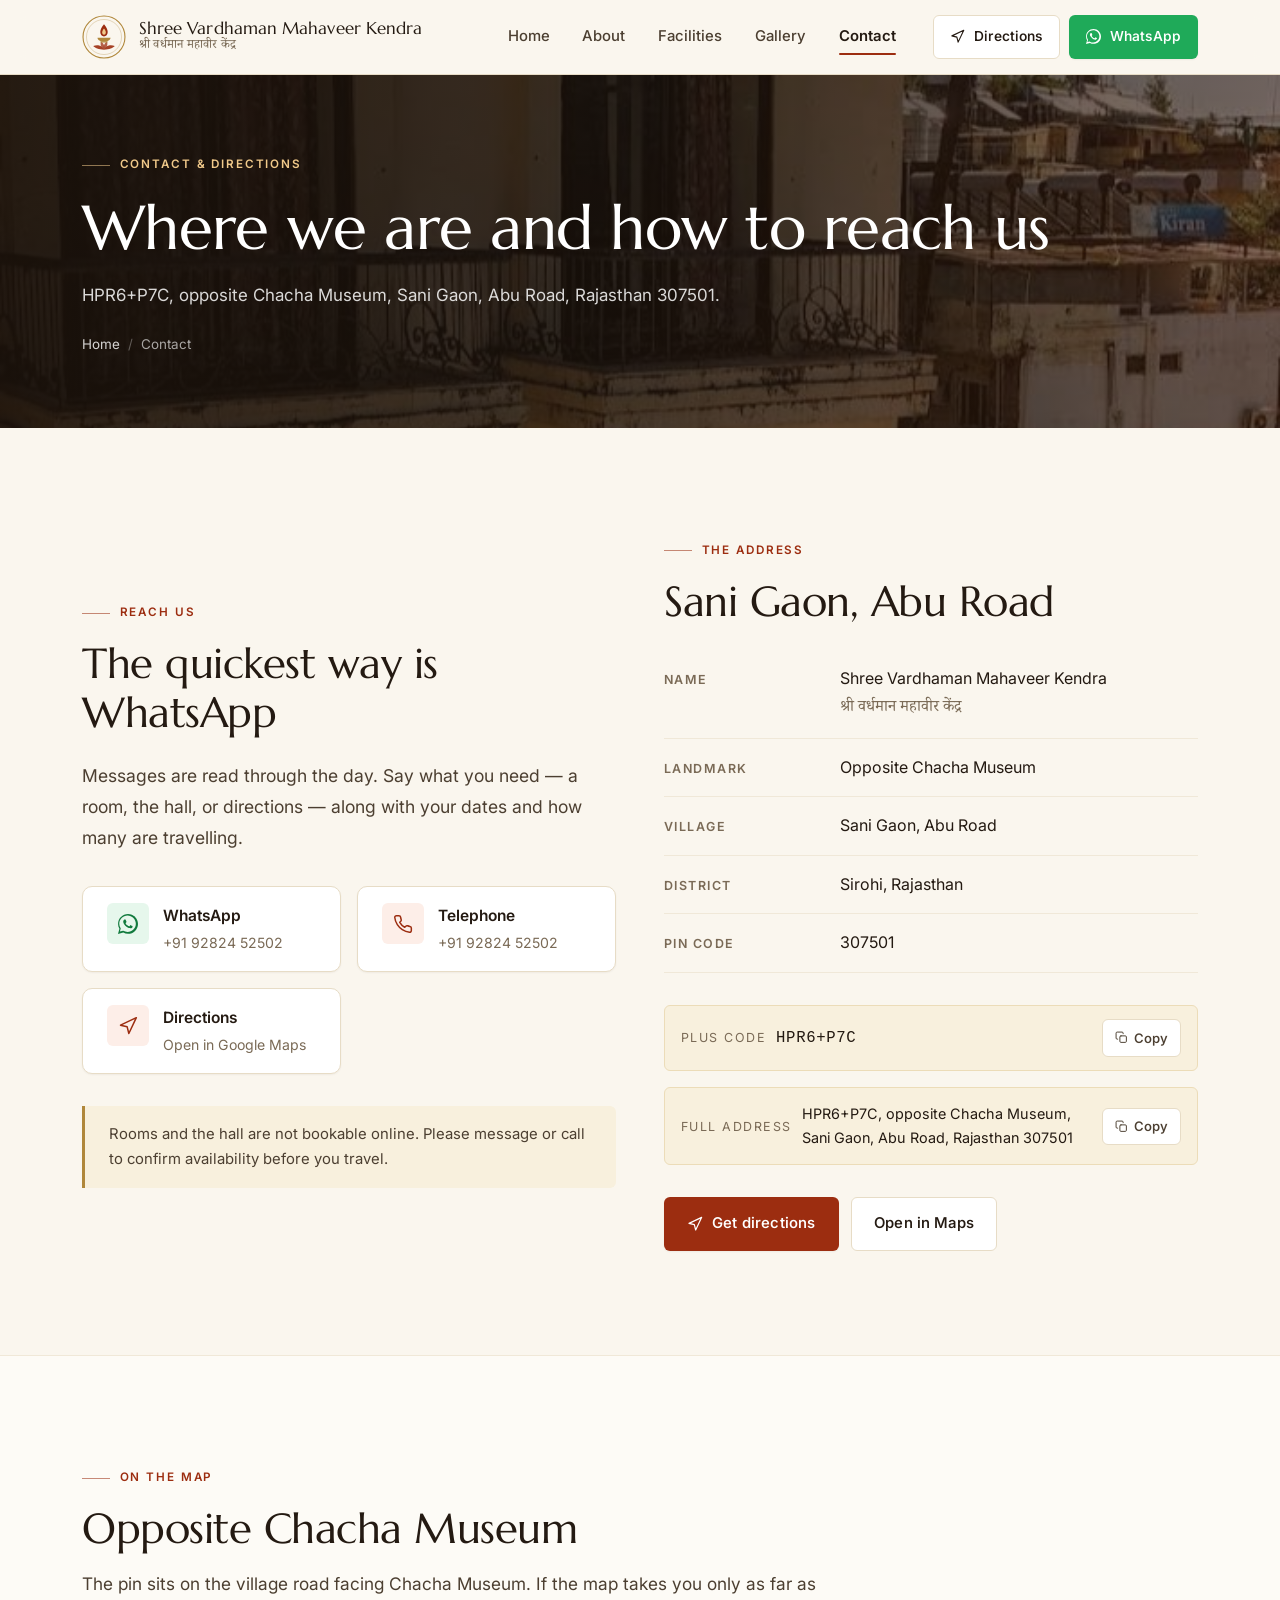
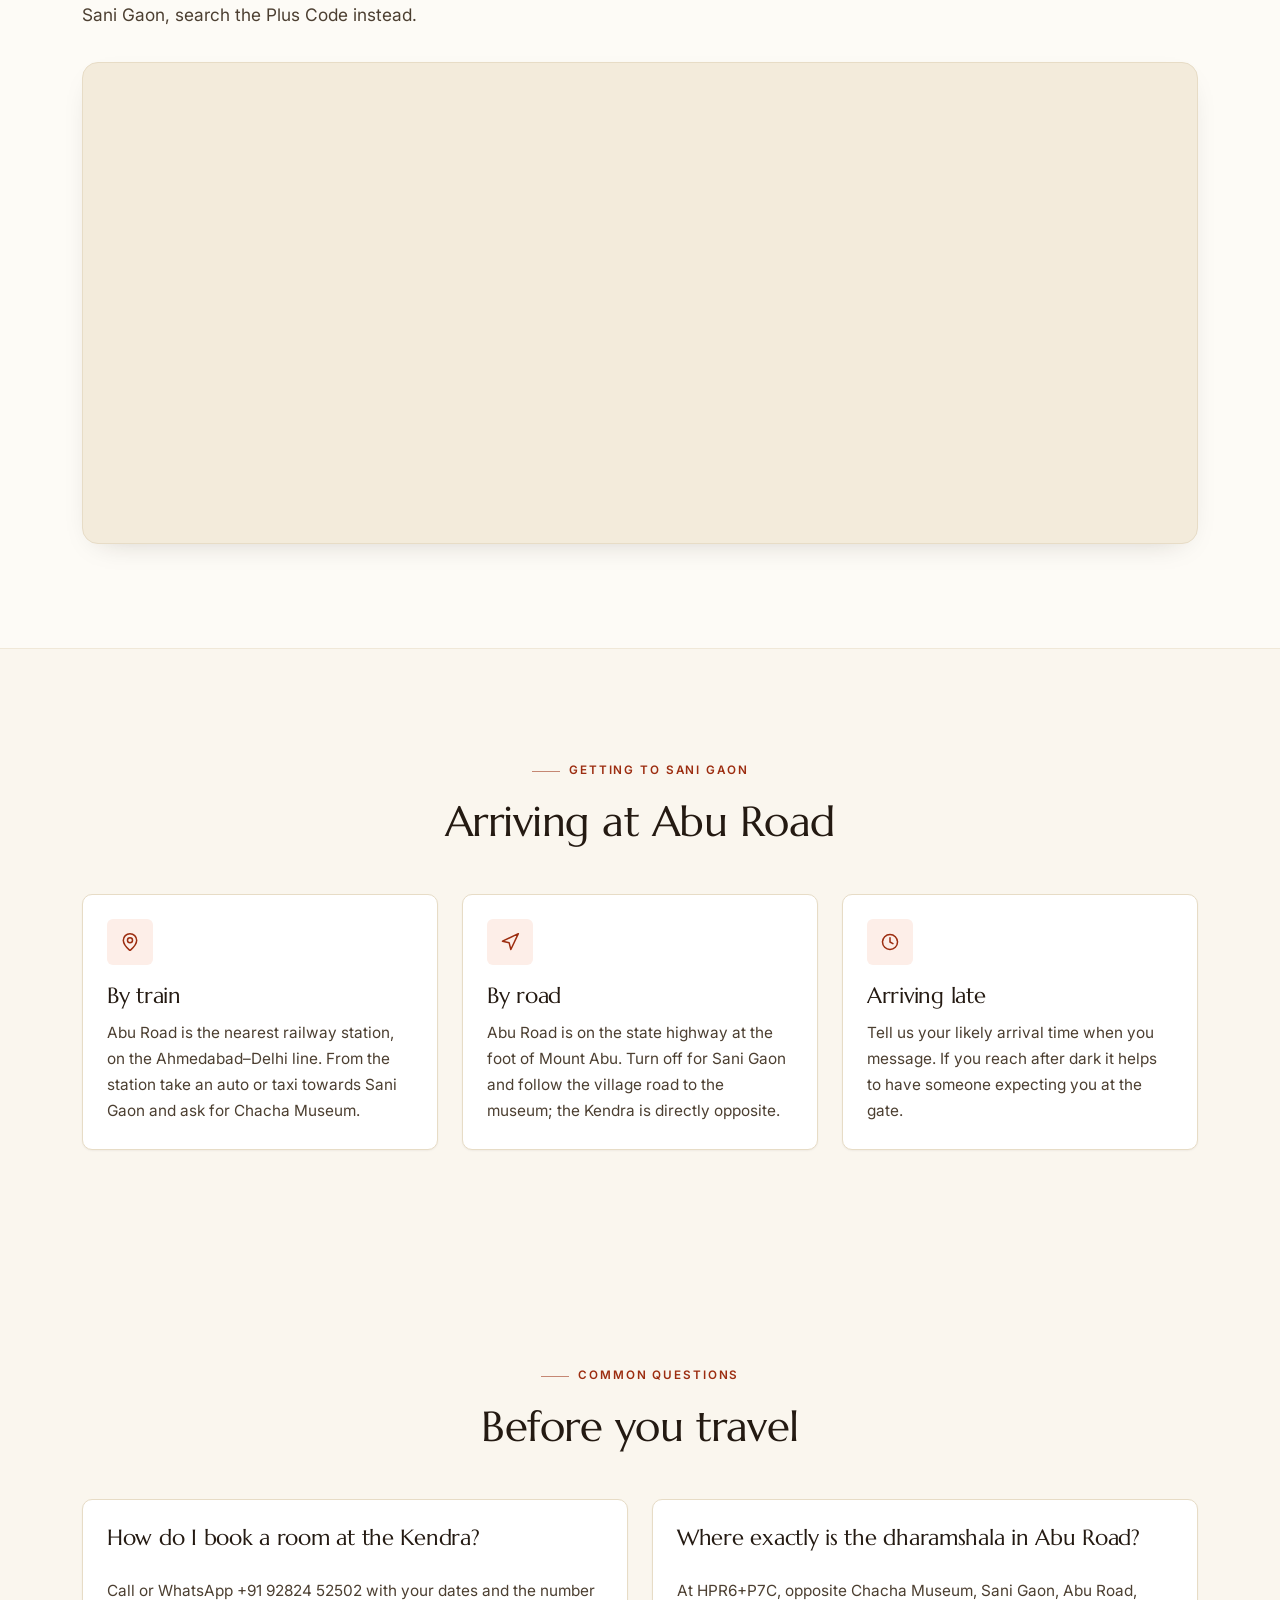
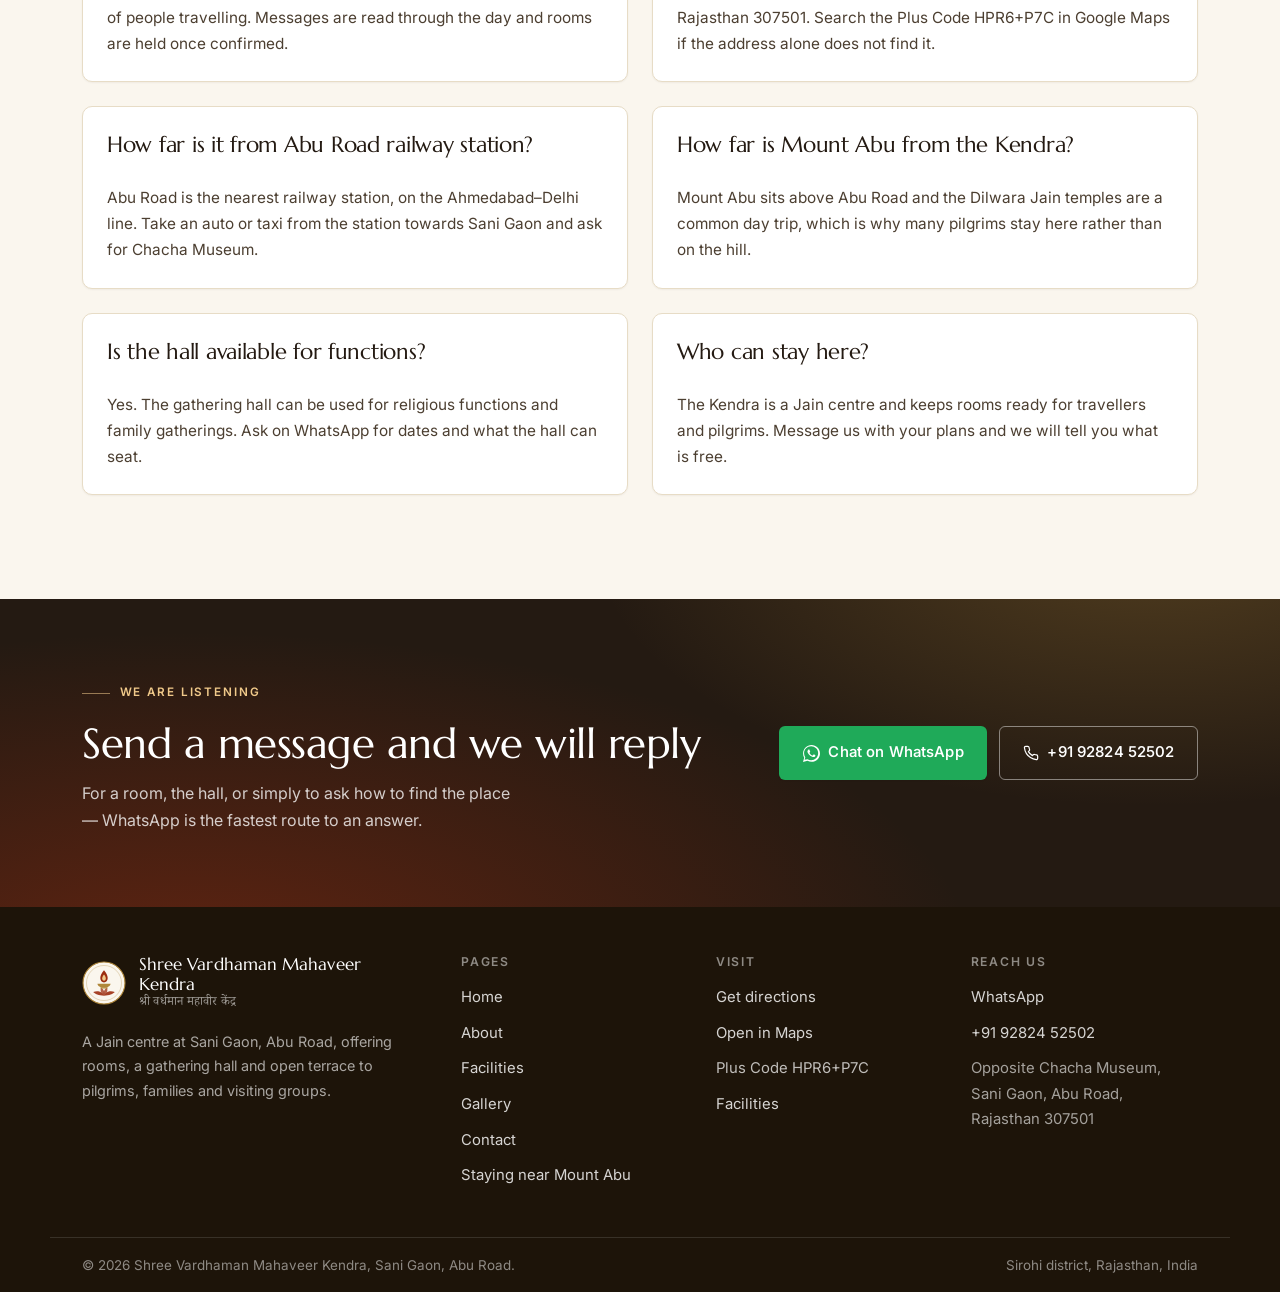
<file: contact.html>
﻿<!DOCTYPE html>
<html lang="en">
<head>
<meta charset="UTF-8">
<meta name="viewport" content="width=device-width, initial-scale=1">
<title>Contact & Directions — Dharamshala in Abu Road | +91 92824 52502</title>
<meta name="description" content="Call or WhatsApp +91 92824 52502 to book a room at Sani Gaon, Abu Road 307501 — opposite Chacha Museum, near Abu Road railway station.">
<link rel="canonical" href="https://www.shreevardhamanmahaveerkendra.org/contact">
<meta name="robots" content="index, follow">

<meta property="og:url" content="https://www.shreevardhamanmahaveerkendra.org/contact">
<meta property="og:type" content="website">
<meta property="og:title" content="Contact & Directions — Dharamshala in Abu Road | +91 92824 52502">
<meta property="og:description" content="Call or WhatsApp +91 92824 52502 to book a room at Sani Gaon, Abu Road 307501 — opposite Chacha Museum, near Abu Road railway station.">
<meta property="og:image" content="https://www.shreevardhamanmahaveerkendra.org/assets/images/facade.jpeg">
<meta property="og:site_name" content="Shree Vardhaman Mahaveer Kendra">
<meta property="og:locale" content="en_IN">
<meta name="twitter:card" content="summary_large_image">
<meta name="twitter:title" content="Contact & Directions — Dharamshala in Abu Road | +91 92824 52502">
<meta name="twitter:description" content="Call or WhatsApp +91 92824 52502 to book a room at Sani Gaon, Abu Road 307501 — opposite Chacha Museum, near Abu Road railway station.">
<meta name="twitter:image" content="https://www.shreevardhamanmahaveerkendra.org/assets/images/facade.jpeg">

<link rel="icon" type="image/svg+xml" href="/assets/img/kendra-mark.svg">
<link rel="preconnect" href="https://fonts.googleapis.com">
<link rel="preconnect" href="https://fonts.gstatic.com" crossorigin>
<link href="https://fonts.googleapis.com/css2?family=Marcellus&family=Inter:wght@400;500;600&family=Noto+Serif+Devanagari:wght@400;600&display=swap" rel="stylesheet">
<link rel="stylesheet" href="/assets/css/site.css">
<script type="application/ld+json">
{
  "@context": "https://schema.org",
  "@graph": [
    {
      "@type": [
        "LodgingBusiness",
        "PlaceOfWorship"
      ],
      "@id": "https://www.shreevardhamanmahaveerkendra.org/#kendra",
      "name": "Shree Vardhaman Mahaveer Kendra",
      "alternateName": "श्री वर्धमान महावीर केन्द्र",
      "url": "https://www.shreevardhamanmahaveerkendra.org/",
      "description": "A Jain centre at Sani Gaon, Abu Road, Rajasthan, opposite Chacha Museum, offering rooms, a gathering hall and an open terrace to travellers and pilgrims.",
      "image": [
        "https://www.shreevardhamanmahaveerkendra.org/assets/images/exterior.jpeg",
        "https://www.shreevardhamanmahaveerkendra.org/assets/images/facade.jpeg",
        "https://www.shreevardhamanmahaveerkendra.org/assets/images/hall.jpeg"
      ],
      "logo": "https://www.shreevardhamanmahaveerkendra.org/assets/img/kendra-mark.svg",
      "address": {
        "@type": "PostalAddress",
        "streetAddress": "HPR6+P7C, opposite Chacha Museum, Sani Gaon",
        "addressLocality": "Abu Road",
        "addressRegion": "Rajasthan",
        "postalCode": "307501",
        "addressCountry": "IN"
      },
      "telephone": "+91-70275-19522",
      "priceRange": "₹",
      "contactPoint": {
        "@type": "ContactPoint",
        "telephone": "+91-70275-19522",
        "contactType": "reservations",
        "areaServed": "IN",
        "availableLanguage": [
          "Hindi",
          "English",
          "Gujarati"
        ]
      },
      "amenityFeature": [
        {
          "@type": "LocationFeatureSpecification",
          "name": "Rooms for families and groups",
          "value": true
        },
        {
          "@type": "LocationFeatureSpecification",
          "name": "Gathering hall",
          "value": true
        },
        {
          "@type": "LocationFeatureSpecification",
          "name": "Open terrace",
          "value": true
        },
        {
          "@type": "LocationFeatureSpecification",
          "name": "Drinking water",
          "value": true
        },
        {
          "@type": "LocationFeatureSpecification",
          "name": "Parking",
          "value": true
        }
      ],
      "areaServed": [
        "Abu Road",
        "Mount Abu",
        "Sirohi",
        "Rajasthan"
      ],
      "knowsLanguage": [
        "hi",
        "en",
        "gu"
      ],
      "isAccessibleForFree": true
    },
    {
      "@type": "WebSite",
      "@id": "https://www.shreevardhamanmahaveerkendra.org/#website",
      "url": "https://www.shreevardhamanmahaveerkendra.org/",
      "name": "Shree Vardhaman Mahaveer Kendra",
      "inLanguage": "en-IN",
      "publisher": {
        "@id": "https://www.shreevardhamanmahaveerkendra.org/#kendra"
      }
    },
    {
      "@type": "BreadcrumbList",
      "itemListElement": [
        {
          "@type": "ListItem",
          "position": 1,
          "name": "Home",
          "item": "https://www.shreevardhamanmahaveerkendra.org/"
        },
        {
          "@type": "ListItem",
          "position": 2,
          "name": "Contact & Directions",
          "item": "https://www.shreevardhamanmahaveerkendra.org/contact"
        }
      ]
    },
    {
      "@type": "FAQPage",
      "@id": "https://www.shreevardhamanmahaveerkendra.org/contact#faq",
      "mainEntity": [
        {
          "@type": "Question",
          "name": "How do I book a room at the Kendra?",
          "acceptedAnswer": {
            "@type": "Answer",
            "text": "Call or WhatsApp +91 92824 52502 with your dates and the number of people travelling. Messages are read through the day and rooms are held once confirmed."
          }
        },
        {
          "@type": "Question",
          "name": "Where exactly is the dharamshala in Abu Road?",
          "acceptedAnswer": {
            "@type": "Answer",
            "text": "At HPR6+P7C, opposite Chacha Museum, Sani Gaon, Abu Road, Rajasthan 307501. Search the Plus Code HPR6+P7C in Google Maps if the address alone does not find it."
          }
        },
        {
          "@type": "Question",
          "name": "How far is it from Abu Road railway station?",
          "acceptedAnswer": {
            "@type": "Answer",
            "text": "Abu Road is the nearest railway station, on the Ahmedabad–Delhi line. Take an auto or taxi from the station towards Sani Gaon and ask for Chacha Museum."
          }
        },
        {
          "@type": "Question",
          "name": "How far is Mount Abu from the Kendra?",
          "acceptedAnswer": {
            "@type": "Answer",
            "text": "Mount Abu sits above Abu Road and the Dilwara Jain temples are a common day trip, which is why many pilgrims stay here rather than on the hill."
          }
        },
        {
          "@type": "Question",
          "name": "Is the hall available for functions?",
          "acceptedAnswer": {
            "@type": "Answer",
            "text": "Yes. The gathering hall can be used for religious functions and family gatherings. Ask on WhatsApp for dates and what the hall can seat."
          }
        },
        {
          "@type": "Question",
          "name": "Who can stay here?",
          "acceptedAnswer": {
            "@type": "Answer",
            "text": "The Kendra is a Jain centre and keeps rooms ready for travellers and pilgrims. Message us with your plans and we will tell you what is free."
          }
        }
      ]
    }
  ]
}
</script>
<noscript><style>.reveal{opacity:1!important;transform:none!important}</style></noscript>
</head>
<body>

<a class="skip-link" href="#main">Skip to content</a>

<!-- Icon sprite ------------------------------------------------------------ -->
<svg width="0" height="0" style="position:absolute" aria-hidden="true" focusable="false">
  <defs>
    <g id="i-pin" fill="none" stroke="currentColor" stroke-width="1.8" stroke-linecap="round" stroke-linejoin="round">
      <path d="M20 10c0 4.993-5.539 10.193-7.399 11.799a1 1 0 0 1-1.202 0C9.539 20.193 4 14.993 4 10a8 8 0 0 1 16 0"/><circle cx="12" cy="10" r="3"/>
    </g>
    <g id="i-nav" fill="none" stroke="currentColor" stroke-width="1.8" stroke-linecap="round" stroke-linejoin="round">
      <path d="M3 11l19-9-9 19-2-8-8-2z"/>
    </g>
    <g id="i-phone" fill="none" stroke="currentColor" stroke-width="1.8" stroke-linecap="round" stroke-linejoin="round">
      <path d="M22 16.92v3a2 2 0 0 1-2.18 2 19.79 19.79 0 0 1-8.63-3.07 19.5 19.5 0 0 1-6-6 19.79 19.79 0 0 1-3.07-8.67A2 2 0 0 1 4.11 2h3a2 2 0 0 1 2 1.72 12.84 12.84 0 0 0 .7 2.81 2 2 0 0 1-.45 2.11L8.09 9.91a16 16 0 0 0 6 6l1.27-1.27a2 2 0 0 1 2.11-.45 12.84 12.84 0 0 0 2.81.7A2 2 0 0 1 22 16.92z"/>
    </g>
    <g id="i-mail" fill="none" stroke="currentColor" stroke-width="1.8" stroke-linecap="round" stroke-linejoin="round">
      <rect x="2" y="4" width="20" height="16" rx="2"/><path d="m22 7-8.97 5.7a1.94 1.94 0 0 1-2.06 0L2 7"/>
    </g>
    <g id="i-arrow" fill="none" stroke="currentColor" stroke-width="1.8" stroke-linecap="round" stroke-linejoin="round">
      <path d="M5 12h14"/><path d="m12 5 7 7-7 7"/>
    </g>
    <g id="i-check" fill="none" stroke="currentColor" stroke-width="2.1" stroke-linecap="round" stroke-linejoin="round">
      <path d="M20 6 9 17l-5-5"/>
    </g>
    <g id="i-clock" fill="none" stroke="currentColor" stroke-width="1.8" stroke-linecap="round" stroke-linejoin="round">
      <circle cx="12" cy="12" r="9"/><path d="M12 7v5l3.5 2"/>
    </g>
    <g id="i-home" fill="none" stroke="currentColor" stroke-width="1.8" stroke-linecap="round" stroke-linejoin="round">
      <path d="M3 10.5 12 3l9 7.5"/><path d="M5 9.8V21h14V9.8"/><path d="M9.5 21v-6h5v6"/>
    </g>
    <g id="i-users" fill="none" stroke="currentColor" stroke-width="1.8" stroke-linecap="round" stroke-linejoin="round">
      <path d="M16 21v-2a4 4 0 0 0-4-4H6a4 4 0 0 0-4 4v2"/><circle cx="9" cy="7" r="4"/><path d="M22 21v-2a4 4 0 0 0-3-3.87"/><path d="M16 3.13A4 4 0 0 1 16 11"/>
    </g>
    <g id="i-image" fill="none" stroke="currentColor" stroke-width="1.8" stroke-linecap="round" stroke-linejoin="round">
      <rect x="3" y="3" width="18" height="18" rx="2"/><circle cx="9" cy="9" r="1.6"/><path d="m21 15-4.5-4.5L5 21"/>
    </g>
    <g id="i-sun" fill="none" stroke="currentColor" stroke-width="1.8" stroke-linecap="round" stroke-linejoin="round">
      <circle cx="12" cy="12" r="4"/><path d="M12 2v2M12 20v2M2 12h2M20 12h2M4.9 4.9l1.4 1.4M17.7 17.7l1.4 1.4M19.1 4.9l-1.4 1.4M6.3 17.7l-1.4 1.4"/>
    </g>
    <g id="i-copy" fill="none" stroke="currentColor" stroke-width="1.8" stroke-linecap="round" stroke-linejoin="round">
      <rect x="9" y="9" width="12" height="12" rx="2"/><path d="M5 15H4a2 2 0 0 1-2-2V4a2 2 0 0 1 2-2h9a2 2 0 0 1 2 2v1"/>
    </g>
    <g id="i-left" fill="none" stroke="currentColor" stroke-width="2" stroke-linecap="round" stroke-linejoin="round">
      <path d="m15 18-6-6 6-6"/>
    </g>
    <g id="i-right" fill="none" stroke="currentColor" stroke-width="2" stroke-linecap="round" stroke-linejoin="round">
      <path d="m9 18 6-6-6-6"/>
    </g>
    <g id="i-x" fill="none" stroke="currentColor" stroke-width="2" stroke-linecap="round" stroke-linejoin="round">
      <path d="M18 6 6 18M6 6l12 12"/>
    </g>
    <g id="i-bars" fill="none" stroke="currentColor" stroke-width="1.8" stroke-linecap="round">
      <path d="M4 7h16M4 12h16M4 17h16"/>
    </g>
    <path id="i-wa" fill="currentColor" d="M17.472 14.382c-.297-.149-1.758-.867-2.03-.967-.273-.099-.471-.148-.67.15-.197.297-.767.966-.94 1.164-.173.199-.347.223-.644.075-.297-.15-1.255-.463-2.39-1.475-.883-.788-1.48-1.761-1.653-2.059-.173-.297-.018-.458.13-.606.134-.133.347-.347.52-.52.174-.174.232-.298.347-.497.115-.198.057-.371-.058-.52-.116-.148-.64-1.544-.877-2.11-.232-.556-.468-.48-.643-.49-.167-.008-.357-.01-.547-.01-.19 0-.498.07-.757.37-.26.3-.99.967-.99 2.36 0 1.392 1.014 2.737 1.155 2.926.14.19 1.95 2.98 4.72 4.18.66.284 1.175.454 1.577.58.663.21 1.266.18 1.743.11.52-.077 1.6-.654 1.826-1.286.226-.632.226-1.174.158-1.286-.067-.112-.26-.18-.557-.33m-5.446 7.443h-.016c-1.77 0-3.524-.48-5.055-1.38l-.36-.214-3.75.975 1.005-3.645-.239-.375c-.99-1.576-1.516-3.391-1.516-5.26 0-5.445 4.455-9.885 9.942-9.885 2.654 0 5.145 1.035 7.021 2.91 1.875 1.859 2.909 4.35 2.909 6.99-.004 5.444-4.46 9.885-9.935 9.885M20.52 3.449C18.24 1.245 15.24 0 12.045 0 5.463 0 .104 5.334.101 11.893c0 2.096.549 4.14 1.595 5.945L0 24l6.335-1.652c1.746.943 3.7 1.444 5.71 1.447 6.585 0 11.946-5.336 11.95-11.896 0-3.176-1.24-6.165-3.495-8.411"/>
  </defs>
</svg>

<!-- Header ---------------------------------------------------------------- -->
<header class="masthead">
  <div class="shell masthead__bar">
    <a class="brand" href="/" aria-label="Shree Vardhaman Mahaveer Kendra — home">
      <img class="brand__mark" src="/assets/img/kendra-mark.svg" alt="" width="44" height="44">
      <span class="brand__text">
        <span class="brand__en">Shree Vardhaman Mahaveer Kendra</span>
        <span class="brand__hi">श्री वर्धमान महावीर केंद्र</span>
      </span>
    </a>

    <nav class="nav" aria-label="Main">
      <a class="nav__link" href="/">Home</a>
      <a class="nav__link" href="/about">About</a>
      <a class="nav__link" href="/facilities">Facilities</a>
      <a class="nav__link" href="/gallery">Gallery</a>
      <a class="nav__link" href="/contact" aria-current="page">Contact</a>
    </nav>

    <div class="masthead__actions">
      <a class="btn btn--ghost btn--sm" href="https://www.google.com/maps/dir/?api=1&destination=HPR6%2BP7C%2C%20opposite%20Chacha%20Museum%2C%20Sani%20Gaon%2C%20Abu%20Road%2C%20Rajasthan%20307501" data-dir>
        <svg width="15" height="15" viewBox="0 0 24 24" aria-hidden="true"><use href="#i-nav"/></svg>
        Directions
      </a>
      <a class="btn btn--wa btn--sm" href="https://wa.me/919282452502?text=Jai%20Jinendra.%20I%20would%20like%20to%20know%20more%20about%20Shree%20Vardhaman%20Mahaveer%20Kendra%2C%20Sani%20Gaon%2C%20Abu%20Road." data-wa>
        <svg width="15" height="15" viewBox="0 0 24 24" aria-hidden="true"><use href="#i-wa"/></svg>
        WhatsApp
      </a>
    </div>

    <button class="burger" type="button" aria-expanded="false" aria-controls="site-drawer" aria-label="Open menu">
      <svg class="burger__bars" width="22" height="22" viewBox="0 0 24 24" aria-hidden="true"><use href="#i-bars"/></svg>
      <svg class="burger__x" width="20" height="20" viewBox="0 0 24 24" aria-hidden="true"><use href="#i-x"/></svg>
    </button>
  </div>

  <div class="drawer" id="site-drawer">
    <div class="shell">
      <ul class="drawer__list">
        <li><a href="/">Home</a></li>
        <li><a href="/about">About</a></li>
        <li><a href="/facilities">Facilities</a></li>
        <li><a href="/gallery">Gallery</a></li>
        <li><a href="/contact" aria-current="page">Contact</a></li>
      </ul>
      <div class="drawer__actions">
        <a class="btn btn--wa btn--block" href="https://wa.me/919282452502?text=Jai%20Jinendra.%20I%20would%20like%20to%20know%20more%20about%20Shree%20Vardhaman%20Mahaveer%20Kendra%2C%20Sani%20Gaon%2C%20Abu%20Road." data-wa>
          <svg width="16" height="16" viewBox="0 0 24 24" aria-hidden="true"><use href="#i-wa"/></svg>
          Chat on WhatsApp
        </a>
        <a class="btn btn--ghost btn--block" href="https://www.google.com/maps/dir/?api=1&destination=HPR6%2BP7C%2C%20opposite%20Chacha%20Museum%2C%20Sani%20Gaon%2C%20Abu%20Road%2C%20Rajasthan%20307501" data-dir>
          <svg width="16" height="16" viewBox="0 0 24 24" aria-hidden="true"><use href="#i-nav"/></svg>
          Get directions
        </a>
      </div>
    </div>
  </div>
</header>

<main id="main">

  <!-- Page banner -->
  <section class="banner">
    <div class="banner__bg">
      <img src="/assets/images/side.jpeg" alt="The Kendra building seen from the village road" width="1600" height="900" fetchpriority="high">
    </div>
    <div class="shell">
      <p class="eyebrow">Contact &amp; directions</p>
      <h1 class="u-mt-3">Where we are and how to reach us</h1>
      <p class="banner__lede">HPR6+P7C, opposite Chacha Museum, Sani Gaon, Abu Road, Rajasthan 307501.</p>
      <ol class="crumbs">
        <li><a href="/">Home</a></li>
        <li>Contact</li>
      </ol>
    </div>
  </section>


  <section class="section">
    <div class="shell split">
      <div class="reveal">
        <p class="eyebrow">Reach us</p>
        <h2 class="u-mt-3">The quickest way is WhatsApp</h2>
        <p class="lede u-mt-4">
          Messages are read through the day. Say what you need — a room, the hall,
          or directions — along with your dates and how many are travelling.
        </p>

        <div class="contact-actions u-mt-5">
          <a class="action" href="https://wa.me/919282452502?text=Jai%20Jinendra.%20I%20would%20like%20to%20know%20more%20about%20Shree%20Vardhaman%20Mahaveer%20Kendra%2C%20Sani%20Gaon%2C%20Abu%20Road." data-wa>
            <span class="action__icon action__icon--wa"><svg width="20" height="20" viewBox="0 0 24 24" aria-hidden="true"><use href="#i-wa"/></svg></span>
            <span>
              <span class="action__k">WhatsApp</span>
              <span class="action__v" data-phone-text>+91 92824 52502</span>
            </span>
          </a>
          <a class="action" href="tel:+919282452502" data-tel>
            <span class="action__icon"><svg width="20" height="20" viewBox="0 0 24 24" aria-hidden="true"><use href="#i-phone"/></svg></span>
            <span>
              <span class="action__k">Telephone</span>
              <span class="action__v" data-phone-text>+91 92824 52502</span>
            </span>
          </a>
          <a class="action" href="https://www.google.com/maps/dir/?api=1&destination=HPR6%2BP7C%2C%20opposite%20Chacha%20Museum%2C%20Sani%20Gaon%2C%20Abu%20Road%2C%20Rajasthan%20307501" data-dir>
            <span class="action__icon"><svg width="20" height="20" viewBox="0 0 24 24" aria-hidden="true"><use href="#i-nav"/></svg></span>
            <span>
              <span class="action__k">Directions</span>
              <span class="action__v">Open in Google Maps</span>
            </span>
          </a>
        </div>

        <div class="note u-mt-5">
          Rooms and the hall are not bookable online. Please message or call to
          confirm availability before you travel.
        </div>
      </div>

      <div class="reveal" data-delay="90">
        <p class="eyebrow">The address</p>
        <h2 class="u-mt-3">Sani Gaon, Abu Road</h2>

        <ul class="facts u-mt-4">
          <li><span class="facts__k">Name</span><span class="facts__v">Shree Vardhaman Mahaveer Kendra<br><span style="font-family:'Noto Serif Devanagari',serif;color:var(--ink-muted)">श्री वर्धमान महावीर केंद्र</span></span></li>
          <li><span class="facts__k">Landmark</span><span class="facts__v">Opposite Chacha Museum</span></li>
          <li><span class="facts__k">Village</span><span class="facts__v">Sani Gaon, Abu Road</span></li>
          <li><span class="facts__k">District</span><span class="facts__v">Sirohi, Rajasthan</span></li>
          <li><span class="facts__k">PIN code</span><span class="facts__v">307501</span></li>
        </ul>

        <div class="copy-row u-mt-5">
          <span style="font-size:0.78rem;letter-spacing:0.12em;text-transform:uppercase;color:var(--ink-muted)">Plus Code</span>
          <code>HPR6+P7C</code>
          <button class="copy-btn" type="button" data-copy="HPR6+P7C">
            <svg width="13" height="13" viewBox="0 0 24 24" aria-hidden="true"><use href="#i-copy"/></svg><span data-copy-label>Copy</span>
          </button>
        </div>

        <div class="copy-row u-mt-3">
          <span style="font-size:0.78rem;letter-spacing:0.12em;text-transform:uppercase;color:var(--ink-muted)">Full address</span>
          <span style="font-size:0.9rem;color:var(--ink);flex:1 1 12rem;min-width:0">HPR6+P7C, opposite Chacha Museum, Sani Gaon, Abu Road, Rajasthan 307501</span>
          <button class="copy-btn" type="button"
                  data-copy="HPR6+P7C, opposite Chacha Museum, Sani Gaon, Abu Road, Rajasthan 307501">
            <svg width="13" height="13" viewBox="0 0 24 24" aria-hidden="true"><use href="#i-copy"/></svg><span data-copy-label>Copy</span>
          </button>
        </div>

        <div class="btn-row u-mt-5">
          <a class="btn btn--primary" href="https://www.google.com/maps/dir/?api=1&destination=HPR6%2BP7C%2C%20opposite%20Chacha%20Museum%2C%20Sani%20Gaon%2C%20Abu%20Road%2C%20Rajasthan%20307501" data-dir><svg width="16" height="16" viewBox="0 0 24 24" aria-hidden="true"><use href="#i-nav"/></svg> Get directions</a>
          <a class="btn btn--ghost" href="https://www.google.com/maps/search/?api=1&query=HPR6%2BP7C%2C%20opposite%20Chacha%20Museum%2C%20Sani%20Gaon%2C%20Abu%20Road%2C%20Rajasthan%20307501" data-map>Open in Maps</a>
        </div>
      </div>
    </div>
  </section>

  <section class="section section--alt">
    <div class="shell">
      <div class="section-head reveal">
        <p class="eyebrow">On the map</p>
        <h2 class="u-mt-3">Opposite Chacha Museum</h2>
        <p class="lede">
          The pin sits on the village road facing Chacha Museum. If the map takes
          you only as far as Sani Gaon, search the Plus Code instead.
        </p>
      </div>

      <div class="map-frame u-mt-5 reveal">
        <iframe
          title="Map showing Shree Vardhaman Mahaveer Kendra, Sani Gaon, Abu Road"
          src="https://www.google.com/maps?q=HPR6%2BP7C%2C%20opposite%20Chacha%20Museum%2C%20Sani%20Gaon%2C%20Abu%20Road%2C%20Rajasthan%20307501&output=embed"
          loading="lazy"
          referrerpolicy="no-referrer-when-downgrade"
          allowfullscreen></iframe>
      </div>
    </div>
  </section>

  <section class="section">
    <div class="shell">
      <div class="section-head section-head--center reveal">
        <p class="eyebrow">Getting to Sani Gaon</p>
        <h2>Arriving at Abu Road</h2>
      </div>

      <div class="grid grid--3 u-mt-6">
        <article class="card reveal">
          <span class="card__icon"><svg width="20" height="20" viewBox="0 0 24 24" aria-hidden="true"><use href="#i-pin"/></svg></span>
          <h3>By train</h3>
          <p>
            Abu Road is the nearest railway station, on the Ahmedabad–Delhi line.
            From the station take an auto or taxi towards Sani Gaon and ask for
            Chacha Museum.
          </p>
        </article>
        <article class="card reveal" data-delay="80">
          <span class="card__icon"><svg width="20" height="20" viewBox="0 0 24 24" aria-hidden="true"><use href="#i-nav"/></svg></span>
          <h3>By road</h3>
          <p>
            Abu Road is on the state highway at the foot of Mount Abu. Turn off for
            Sani Gaon and follow the village road to the museum; the Kendra is
            directly opposite.
          </p>
        </article>
        <article class="card reveal" data-delay="160">
          <span class="card__icon"><svg width="20" height="20" viewBox="0 0 24 24" aria-hidden="true"><use href="#i-clock"/></svg></span>
          <h3>Arriving late</h3>
          <p>
            Tell us your likely arrival time when you message. If you reach after
            dark it helps to have someone expecting you at the gate.
          </p>
        </article>
      </div>
    </div>
  </section>

  <section class="section" id="faq">
    <div class="shell">
      <div class="section-head section-head--center reveal">
        <p class="eyebrow">Common questions</p>
        <h2 class="u-mt-3">Before you travel</h2>
      </div>
      <div class="grid grid--2 u-mt-6">
        <div class="card reveal">
          <h3>How do I book a room at the Kendra?</h3>
          <p class="u-mt-3">Call or WhatsApp +91 92824 52502 with your dates and the number of people travelling. Messages are read through the day and rooms are held once confirmed.</p>
        </div>
        <div class="card reveal">
          <h3>Where exactly is the dharamshala in Abu Road?</h3>
          <p class="u-mt-3">At HPR6+P7C, opposite Chacha Museum, Sani Gaon, Abu Road, Rajasthan 307501. Search the Plus Code HPR6+P7C in Google Maps if the address alone does not find it.</p>
        </div>
        <div class="card reveal">
          <h3>How far is it from Abu Road railway station?</h3>
          <p class="u-mt-3">Abu Road is the nearest railway station, on the Ahmedabad–Delhi line. Take an auto or taxi from the station towards Sani Gaon and ask for Chacha Museum.</p>
        </div>
        <div class="card reveal">
          <h3>How far is Mount Abu from the Kendra?</h3>
          <p class="u-mt-3">Mount Abu sits above Abu Road and the Dilwara Jain temples are a common day trip, which is why many pilgrims stay here rather than on the hill.</p>
        </div>
        <div class="card reveal">
          <h3>Is the hall available for functions?</h3>
          <p class="u-mt-3">Yes. The gathering hall can be used for religious functions and family gatherings. Ask on WhatsApp for dates and what the hall can seat.</p>
        </div>
        <div class="card reveal">
          <h3>Who can stay here?</h3>
          <p class="u-mt-3">The Kendra is a Jain centre and keeps rooms ready for travellers and pilgrims. Message us with your plans and we will tell you what is free.</p>
        </div>
      </div>
    </div>
  </section>

  <section class="cta">
    <div class="shell cta__inner">
      <div>
        <p class="eyebrow">We are listening</p>
        <h2 class="u-mt-3">Send a message and we will reply</h2>
        <p>
          For a room, the hall, or simply to ask how to find the place — WhatsApp is
          the fastest route to an answer.
        </p>
      </div>
      <div class="btn-row">
        <a class="btn btn--wa" href="https://wa.me/919282452502?text=Jai%20Jinendra.%20I%20would%20like%20to%20know%20more%20about%20Shree%20Vardhaman%20Mahaveer%20Kendra%2C%20Sani%20Gaon%2C%20Abu%20Road." data-wa><svg width="17" height="17" viewBox="0 0 24 24" aria-hidden="true"><use href="#i-wa"/></svg> Chat on WhatsApp</a>
        <a class="btn btn--quiet" href="tel:+919282452502" data-tel><svg width="16" height="16" viewBox="0 0 24 24" aria-hidden="true"><use href="#i-phone"/></svg> <span data-phone-text>+91 92824 52502</span></a>
      </div>
    </div>
  </section>

</main>

<!-- Footer ---------------------------------------------------------------- -->
<footer class="footer">
  <div class="shell footer__grid">
    <div>
      <div class="brand">
        <img class="brand__mark" src="/assets/img/kendra-mark.svg" alt="" width="44" height="44">
        <span class="brand__text">
          <span class="brand__en">Shree Vardhaman Mahaveer Kendra</span>
          <span class="brand__hi">श्री वर्धमान महावीर केंद्र</span>
        </span>
      </div>
      <p class="footer__blurb">
        A Jain centre at Sani Gaon, Abu Road, offering rooms, a gathering hall and
        open terrace to pilgrims, families and visiting groups.
      </p>
    </div>

    <nav aria-label="Footer">
      <h3>Pages</h3>
      <ul class="footer__list">
        <li><a href="/">Home</a></li>
        <li><a href="/about">About</a></li>
        <li><a href="/facilities">Facilities</a></li>
        <li><a href="/gallery">Gallery</a></li>
        <li><a href="/contact">Contact</a></li>
        <li><a href="/staying-near-mount-abu">Staying near Mount Abu</a></li>
      </ul>
    </nav>

    <div>
      <h3>Visit</h3>
      <ul class="footer__list">
        <li><a href="https://www.google.com/maps/dir/?api=1&destination=HPR6%2BP7C%2C%20opposite%20Chacha%20Museum%2C%20Sani%20Gaon%2C%20Abu%20Road%2C%20Rajasthan%20307501" data-dir>Get directions</a></li>
        <li><a href="https://www.google.com/maps/search/?api=1&query=HPR6%2BP7C%2C%20opposite%20Chacha%20Museum%2C%20Sani%20Gaon%2C%20Abu%20Road%2C%20Rajasthan%20307501" data-map>Open in Maps</a></li>
        <li>Plus Code HPR6+P7C</li>
        <li><a href="/facilities">Facilities</a></li>
      </ul>
    </div>

    <div>
      <h3>Reach us</h3>
      <ul class="footer__list">
        <li><a href="https://wa.me/919282452502?text=Jai%20Jinendra.%20I%20would%20like%20to%20know%20more%20about%20Shree%20Vardhaman%20Mahaveer%20Kendra%2C%20Sani%20Gaon%2C%20Abu%20Road." data-wa>WhatsApp</a></li>
        <li><a href="tel:+919282452502" data-tel data-phone-text>+91 92824 52502</a></li>
        <li style="color:rgba(255,255,255,0.6)">
          Opposite Chacha Museum,<br>Sani Gaon, Abu Road,<br>Rajasthan 307501
        </li>
      </ul>
    </div>
  </div>

  <div class="shell footer__bar">
    <p>© <span data-year>2026</span> Shree Vardhaman Mahaveer Kendra, Sani Gaon, Abu Road.</p>
    <p>Sirohi district, Rajasthan, India</p>
  </div>
</footer>

<!-- Floating WhatsApp ----------------------------------------------------- -->
<a class="wa-float" href="https://wa.me/919282452502?text=Jai%20Jinendra.%20I%20would%20like%20to%20know%20more%20about%20Shree%20Vardhaman%20Mahaveer%20Kendra%2C%20Sani%20Gaon%2C%20Abu%20Road." data-wa aria-label="Chat with the Kendra on WhatsApp">
  <svg width="22" height="22" viewBox="0 0 24 24" aria-hidden="true"><use href="#i-wa"/></svg>
  <span class="wa-float__label">WhatsApp</span>
</a>

<script src="/assets/js/site.js"></script>
</body>
</html>
</file>
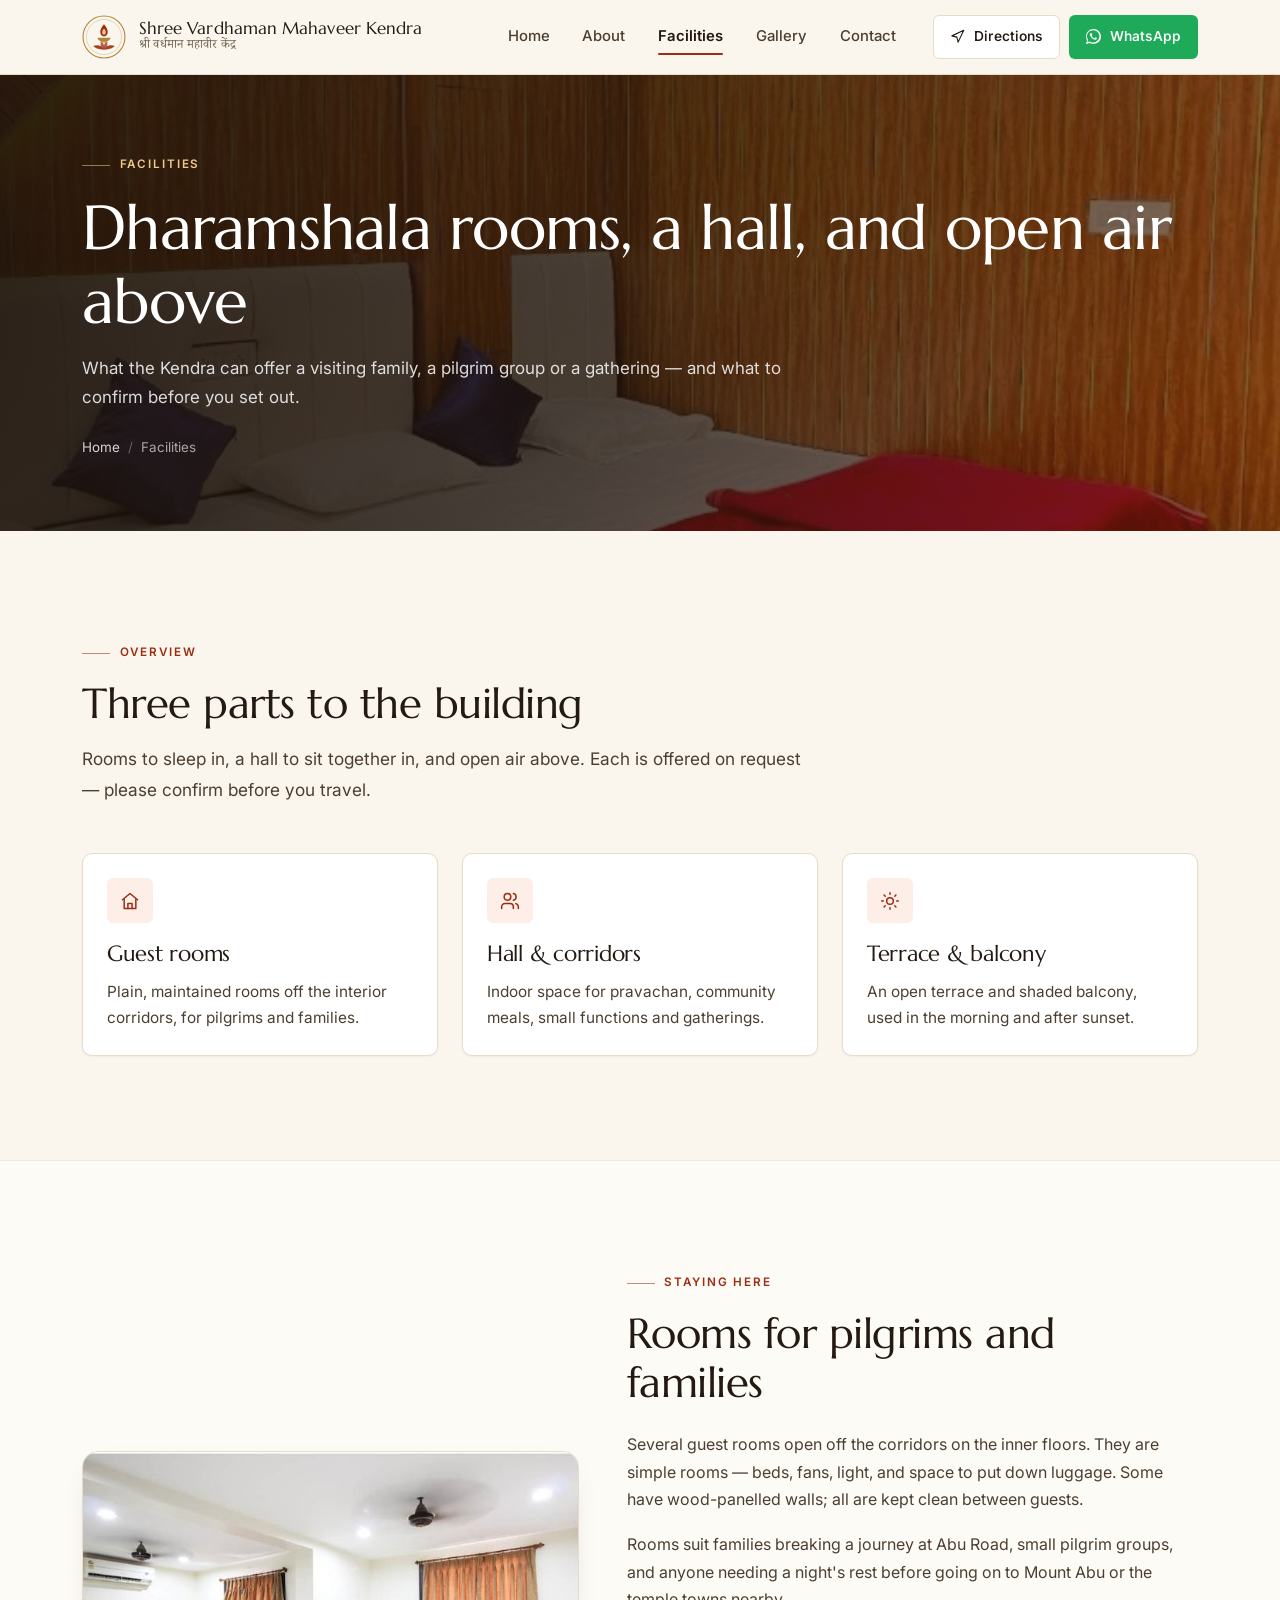
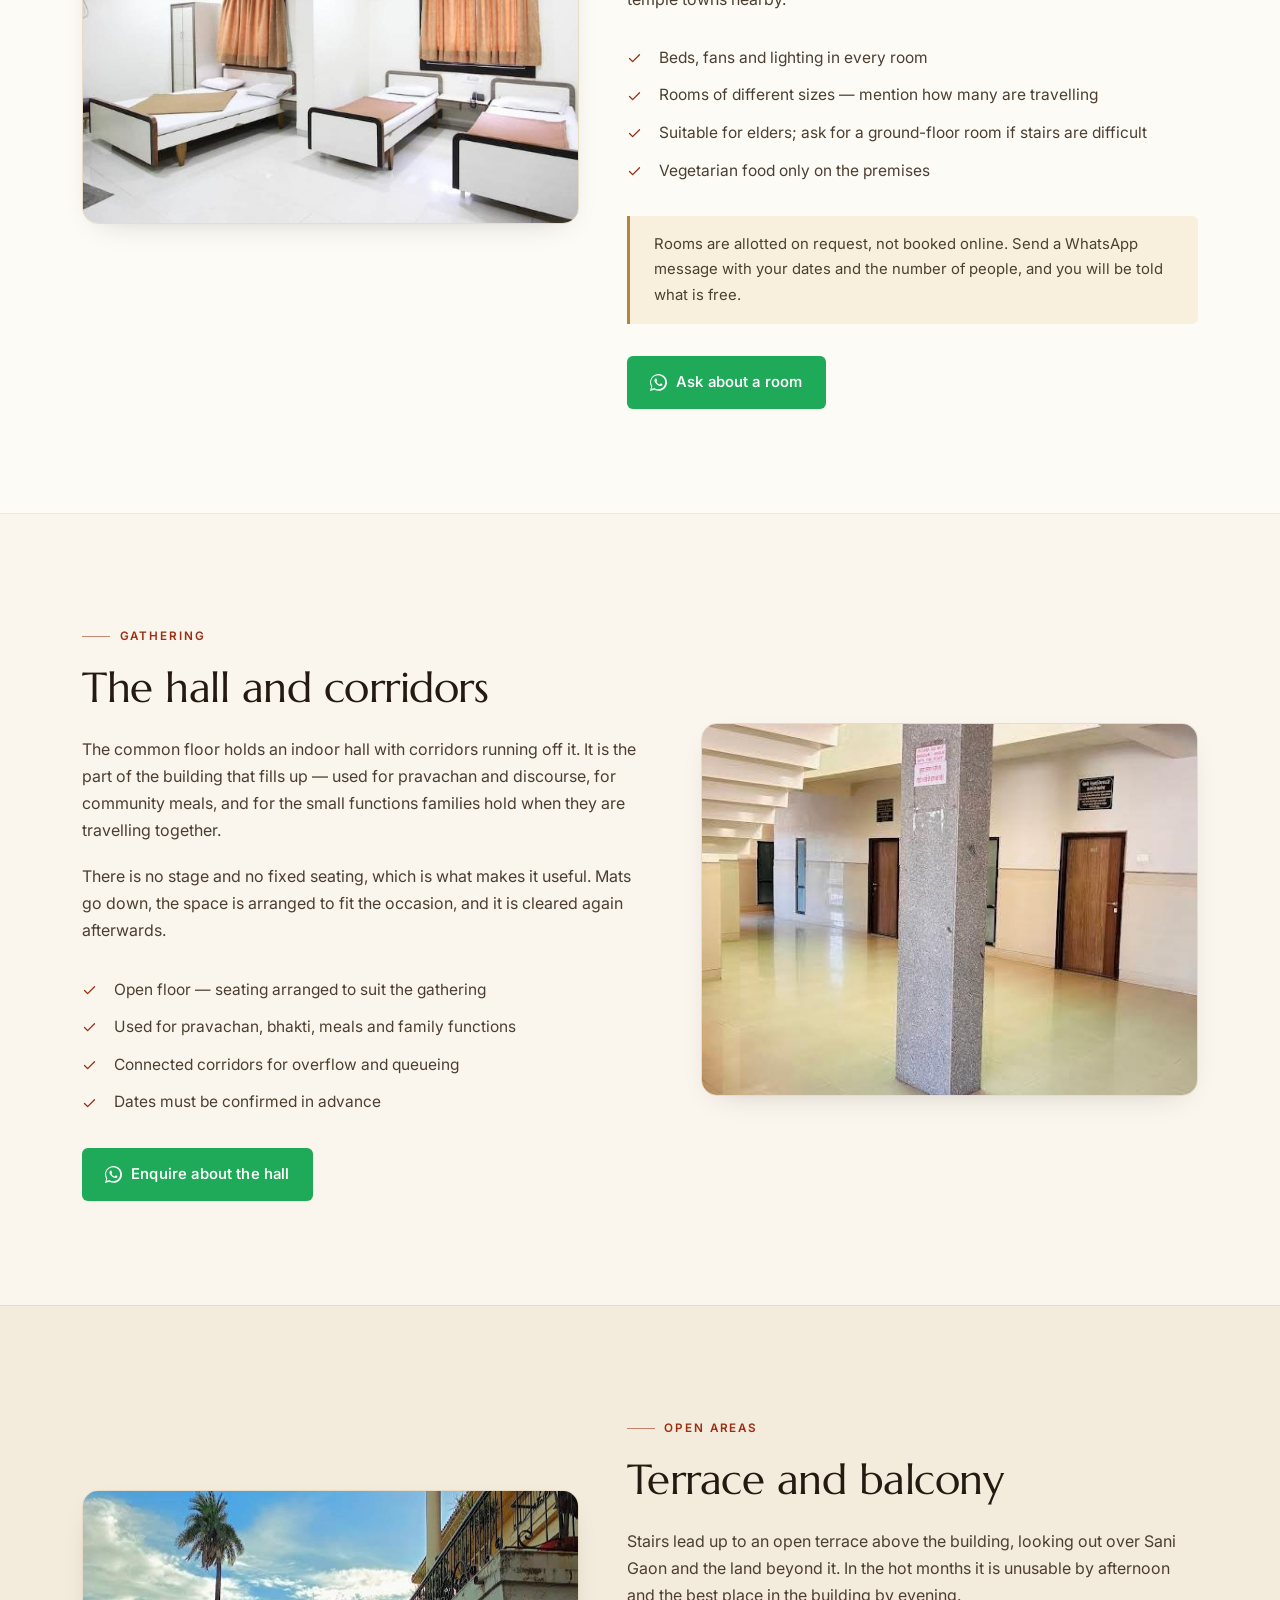
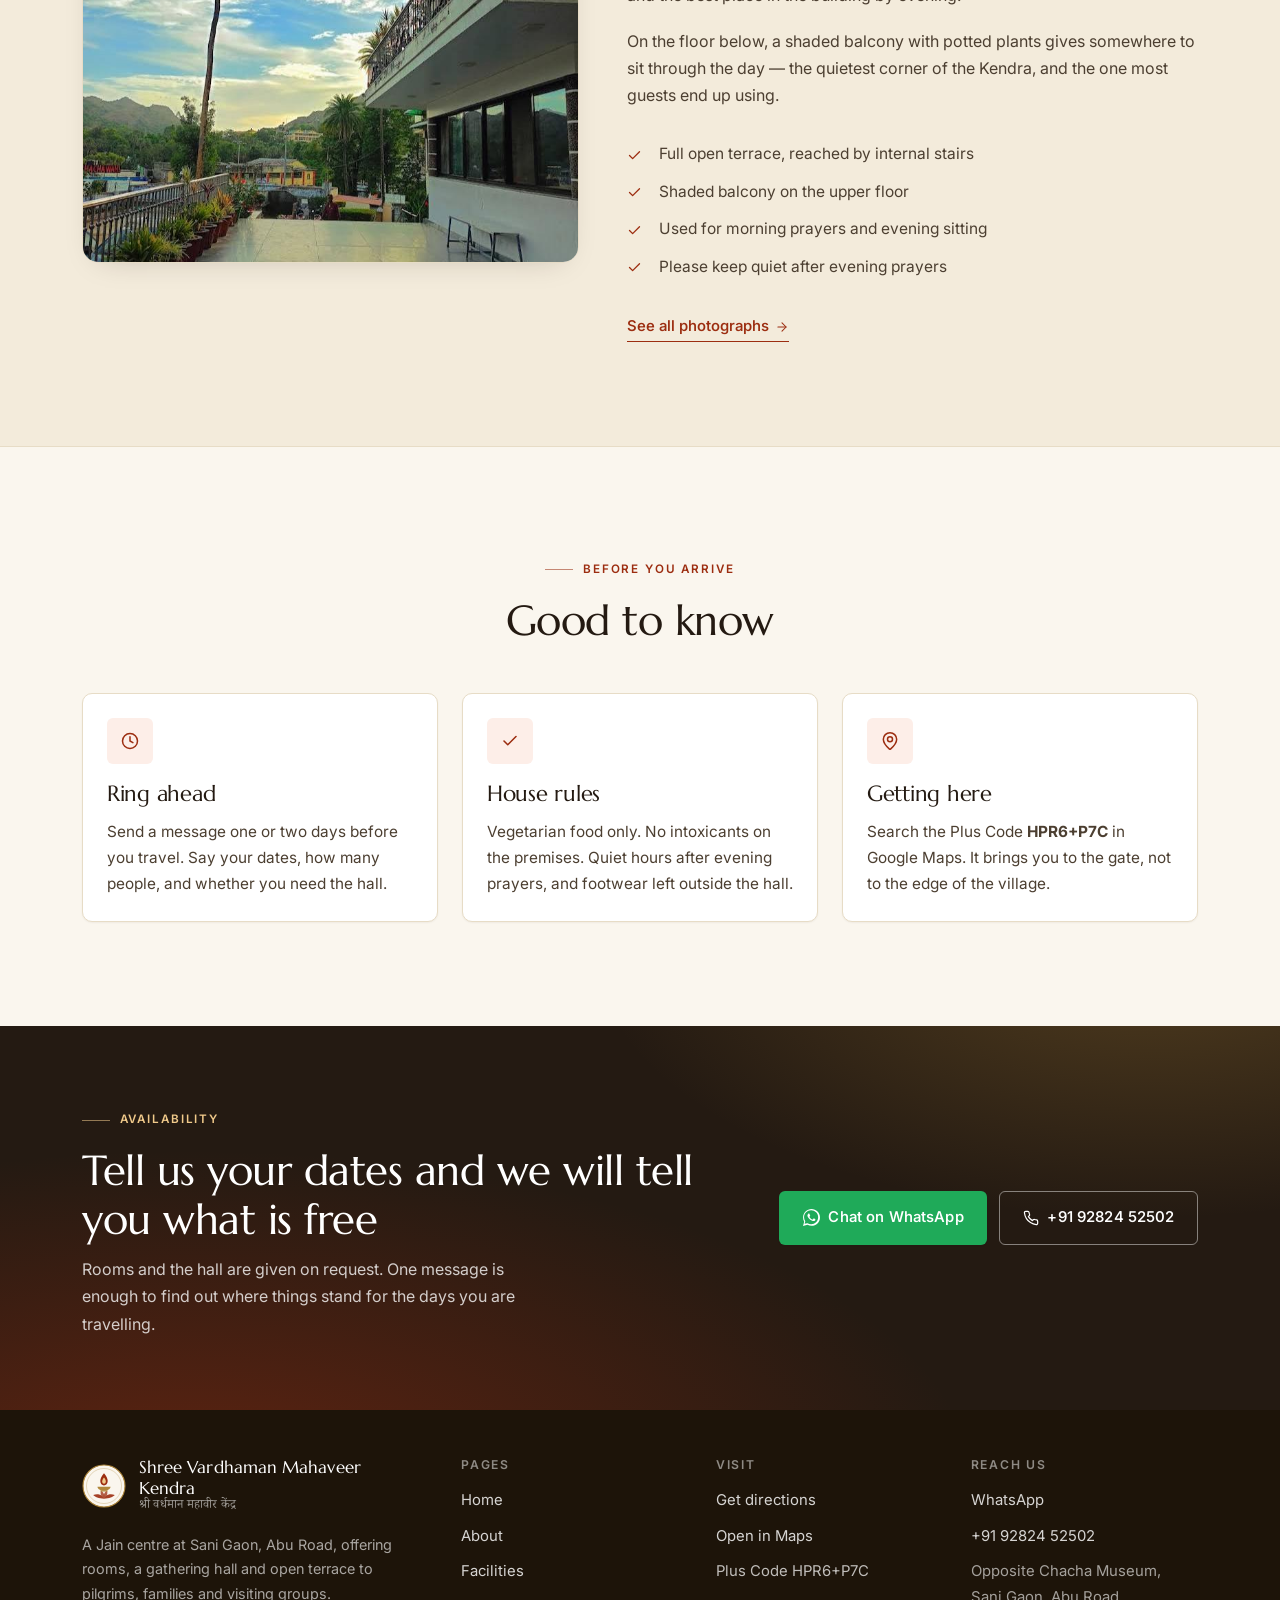
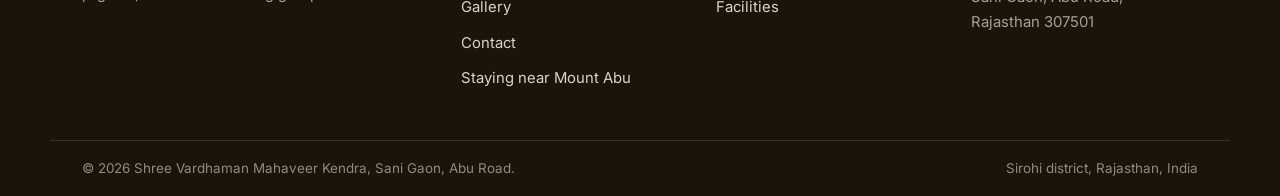
<file: facilities.html>
﻿<!DOCTYPE html>
<html lang="en">
<head>
<meta charset="UTF-8">
<meta name="viewport" content="width=device-width, initial-scale=1">
<title>Rooms, Hall & Terrace — Dharamshala in Abu Road, Rajasthan</title>
<meta name="description" content="Rooms for families and groups, a hall for functions and an open terrace at our Jain dharamshala in Abu Road, near Mount Abu. +91 92824 52502.">
<link rel="canonical" href="https://www.shreevardhamanmahaveerkendra.org/facilities">
<meta name="robots" content="index, follow">

<meta property="og:url" content="https://www.shreevardhamanmahaveerkendra.org/facilities">
<meta property="og:type" content="website">
<meta property="og:title" content="Rooms, Hall & Terrace — Dharamshala in Abu Road, Rajasthan">
<meta property="og:description" content="Rooms for families and groups, a hall for functions and an open terrace at our Jain dharamshala in Abu Road, near Mount Abu. +91 92824 52502.">
<meta property="og:image" content="https://www.shreevardhamanmahaveerkendra.org/assets/images/room-2.jpeg">
<meta property="og:site_name" content="Shree Vardhaman Mahaveer Kendra">
<meta property="og:locale" content="en_IN">
<meta name="twitter:card" content="summary_large_image">
<meta name="twitter:title" content="Rooms, Hall & Terrace — Dharamshala in Abu Road, Rajasthan">
<meta name="twitter:description" content="Rooms for families and groups, a hall for functions and an open terrace at our Jain dharamshala in Abu Road, near Mount Abu. +91 92824 52502.">
<meta name="twitter:image" content="https://www.shreevardhamanmahaveerkendra.org/assets/images/room-2.jpeg">

<link rel="icon" type="image/svg+xml" href="/assets/img/kendra-mark.svg">
<link rel="preconnect" href="https://fonts.googleapis.com">
<link rel="preconnect" href="https://fonts.gstatic.com" crossorigin>
<link href="https://fonts.googleapis.com/css2?family=Marcellus&family=Inter:wght@400;500;600&family=Noto+Serif+Devanagari:wght@400;600&display=swap" rel="stylesheet">
<link rel="stylesheet" href="/assets/css/site.css">
<script type="application/ld+json">
{
  "@context": "https://schema.org",
  "@graph": [
    {
      "@type": [
        "LodgingBusiness",
        "PlaceOfWorship"
      ],
      "@id": "https://www.shreevardhamanmahaveerkendra.org/#kendra",
      "name": "Shree Vardhaman Mahaveer Kendra",
      "alternateName": "श्री वर्धमान महावीर केन्द्र",
      "url": "https://www.shreevardhamanmahaveerkendra.org/",
      "description": "A Jain centre at Sani Gaon, Abu Road, Rajasthan, opposite Chacha Museum, offering rooms, a gathering hall and an open terrace to travellers and pilgrims.",
      "image": [
        "https://www.shreevardhamanmahaveerkendra.org/assets/images/exterior.jpeg",
        "https://www.shreevardhamanmahaveerkendra.org/assets/images/facade.jpeg",
        "https://www.shreevardhamanmahaveerkendra.org/assets/images/hall.jpeg"
      ],
      "logo": "https://www.shreevardhamanmahaveerkendra.org/assets/img/kendra-mark.svg",
      "address": {
        "@type": "PostalAddress",
        "streetAddress": "HPR6+P7C, opposite Chacha Museum, Sani Gaon",
        "addressLocality": "Abu Road",
        "addressRegion": "Rajasthan",
        "postalCode": "307501",
        "addressCountry": "IN"
      },
      "telephone": "+91-70275-19522",
      "priceRange": "₹",
      "contactPoint": {
        "@type": "ContactPoint",
        "telephone": "+91-70275-19522",
        "contactType": "reservations",
        "areaServed": "IN",
        "availableLanguage": [
          "Hindi",
          "English",
          "Gujarati"
        ]
      },
      "amenityFeature": [
        {
          "@type": "LocationFeatureSpecification",
          "name": "Rooms for families and groups",
          "value": true
        },
        {
          "@type": "LocationFeatureSpecification",
          "name": "Gathering hall",
          "value": true
        },
        {
          "@type": "LocationFeatureSpecification",
          "name": "Open terrace",
          "value": true
        },
        {
          "@type": "LocationFeatureSpecification",
          "name": "Drinking water",
          "value": true
        },
        {
          "@type": "LocationFeatureSpecification",
          "name": "Parking",
          "value": true
        }
      ],
      "areaServed": [
        "Abu Road",
        "Mount Abu",
        "Sirohi",
        "Rajasthan"
      ],
      "knowsLanguage": [
        "hi",
        "en",
        "gu"
      ],
      "isAccessibleForFree": true
    },
    {
      "@type": "WebSite",
      "@id": "https://www.shreevardhamanmahaveerkendra.org/#website",
      "url": "https://www.shreevardhamanmahaveerkendra.org/",
      "name": "Shree Vardhaman Mahaveer Kendra",
      "inLanguage": "en-IN",
      "publisher": {
        "@id": "https://www.shreevardhamanmahaveerkendra.org/#kendra"
      }
    },
    {
      "@type": "BreadcrumbList",
      "itemListElement": [
        {
          "@type": "ListItem",
          "position": 1,
          "name": "Home",
          "item": "https://www.shreevardhamanmahaveerkendra.org/"
        },
        {
          "@type": "ListItem",
          "position": 2,
          "name": "Facilities",
          "item": "https://www.shreevardhamanmahaveerkendra.org/facilities"
        }
      ]
    }
  ]
}
</script>
<noscript><style>.reveal{opacity:1!important;transform:none!important}</style></noscript>
</head>
<body>

<a class="skip-link" href="#main">Skip to content</a>

<!-- Icon sprite ------------------------------------------------------------ -->
<svg width="0" height="0" style="position:absolute" aria-hidden="true" focusable="false">
  <defs>
    <g id="i-pin" fill="none" stroke="currentColor" stroke-width="1.8" stroke-linecap="round" stroke-linejoin="round">
      <path d="M20 10c0 4.993-5.539 10.193-7.399 11.799a1 1 0 0 1-1.202 0C9.539 20.193 4 14.993 4 10a8 8 0 0 1 16 0"/><circle cx="12" cy="10" r="3"/>
    </g>
    <g id="i-nav" fill="none" stroke="currentColor" stroke-width="1.8" stroke-linecap="round" stroke-linejoin="round">
      <path d="M3 11l19-9-9 19-2-8-8-2z"/>
    </g>
    <g id="i-phone" fill="none" stroke="currentColor" stroke-width="1.8" stroke-linecap="round" stroke-linejoin="round">
      <path d="M22 16.92v3a2 2 0 0 1-2.18 2 19.79 19.79 0 0 1-8.63-3.07 19.5 19.5 0 0 1-6-6 19.79 19.79 0 0 1-3.07-8.67A2 2 0 0 1 4.11 2h3a2 2 0 0 1 2 1.72 12.84 12.84 0 0 0 .7 2.81 2 2 0 0 1-.45 2.11L8.09 9.91a16 16 0 0 0 6 6l1.27-1.27a2 2 0 0 1 2.11-.45 12.84 12.84 0 0 0 2.81.7A2 2 0 0 1 22 16.92z"/>
    </g>
    <g id="i-mail" fill="none" stroke="currentColor" stroke-width="1.8" stroke-linecap="round" stroke-linejoin="round">
      <rect x="2" y="4" width="20" height="16" rx="2"/><path d="m22 7-8.97 5.7a1.94 1.94 0 0 1-2.06 0L2 7"/>
    </g>
    <g id="i-arrow" fill="none" stroke="currentColor" stroke-width="1.8" stroke-linecap="round" stroke-linejoin="round">
      <path d="M5 12h14"/><path d="m12 5 7 7-7 7"/>
    </g>
    <g id="i-check" fill="none" stroke="currentColor" stroke-width="2.1" stroke-linecap="round" stroke-linejoin="round">
      <path d="M20 6 9 17l-5-5"/>
    </g>
    <g id="i-clock" fill="none" stroke="currentColor" stroke-width="1.8" stroke-linecap="round" stroke-linejoin="round">
      <circle cx="12" cy="12" r="9"/><path d="M12 7v5l3.5 2"/>
    </g>
    <g id="i-home" fill="none" stroke="currentColor" stroke-width="1.8" stroke-linecap="round" stroke-linejoin="round">
      <path d="M3 10.5 12 3l9 7.5"/><path d="M5 9.8V21h14V9.8"/><path d="M9.5 21v-6h5v6"/>
    </g>
    <g id="i-users" fill="none" stroke="currentColor" stroke-width="1.8" stroke-linecap="round" stroke-linejoin="round">
      <path d="M16 21v-2a4 4 0 0 0-4-4H6a4 4 0 0 0-4 4v2"/><circle cx="9" cy="7" r="4"/><path d="M22 21v-2a4 4 0 0 0-3-3.87"/><path d="M16 3.13A4 4 0 0 1 16 11"/>
    </g>
    <g id="i-image" fill="none" stroke="currentColor" stroke-width="1.8" stroke-linecap="round" stroke-linejoin="round">
      <rect x="3" y="3" width="18" height="18" rx="2"/><circle cx="9" cy="9" r="1.6"/><path d="m21 15-4.5-4.5L5 21"/>
    </g>
    <g id="i-sun" fill="none" stroke="currentColor" stroke-width="1.8" stroke-linecap="round" stroke-linejoin="round">
      <circle cx="12" cy="12" r="4"/><path d="M12 2v2M12 20v2M2 12h2M20 12h2M4.9 4.9l1.4 1.4M17.7 17.7l1.4 1.4M19.1 4.9l-1.4 1.4M6.3 17.7l-1.4 1.4"/>
    </g>
    <g id="i-copy" fill="none" stroke="currentColor" stroke-width="1.8" stroke-linecap="round" stroke-linejoin="round">
      <rect x="9" y="9" width="12" height="12" rx="2"/><path d="M5 15H4a2 2 0 0 1-2-2V4a2 2 0 0 1 2-2h9a2 2 0 0 1 2 2v1"/>
    </g>
    <g id="i-left" fill="none" stroke="currentColor" stroke-width="2" stroke-linecap="round" stroke-linejoin="round">
      <path d="m15 18-6-6 6-6"/>
    </g>
    <g id="i-right" fill="none" stroke="currentColor" stroke-width="2" stroke-linecap="round" stroke-linejoin="round">
      <path d="m9 18 6-6-6-6"/>
    </g>
    <g id="i-x" fill="none" stroke="currentColor" stroke-width="2" stroke-linecap="round" stroke-linejoin="round">
      <path d="M18 6 6 18M6 6l12 12"/>
    </g>
    <g id="i-bars" fill="none" stroke="currentColor" stroke-width="1.8" stroke-linecap="round">
      <path d="M4 7h16M4 12h16M4 17h16"/>
    </g>
    <path id="i-wa" fill="currentColor" d="M17.472 14.382c-.297-.149-1.758-.867-2.03-.967-.273-.099-.471-.148-.67.15-.197.297-.767.966-.94 1.164-.173.199-.347.223-.644.075-.297-.15-1.255-.463-2.39-1.475-.883-.788-1.48-1.761-1.653-2.059-.173-.297-.018-.458.13-.606.134-.133.347-.347.52-.52.174-.174.232-.298.347-.497.115-.198.057-.371-.058-.52-.116-.148-.64-1.544-.877-2.11-.232-.556-.468-.48-.643-.49-.167-.008-.357-.01-.547-.01-.19 0-.498.07-.757.37-.26.3-.99.967-.99 2.36 0 1.392 1.014 2.737 1.155 2.926.14.19 1.95 2.98 4.72 4.18.66.284 1.175.454 1.577.58.663.21 1.266.18 1.743.11.52-.077 1.6-.654 1.826-1.286.226-.632.226-1.174.158-1.286-.067-.112-.26-.18-.557-.33m-5.446 7.443h-.016c-1.77 0-3.524-.48-5.055-1.38l-.36-.214-3.75.975 1.005-3.645-.239-.375c-.99-1.576-1.516-3.391-1.516-5.26 0-5.445 4.455-9.885 9.942-9.885 2.654 0 5.145 1.035 7.021 2.91 1.875 1.859 2.909 4.35 2.909 6.99-.004 5.444-4.46 9.885-9.935 9.885M20.52 3.449C18.24 1.245 15.24 0 12.045 0 5.463 0 .104 5.334.101 11.893c0 2.096.549 4.14 1.595 5.945L0 24l6.335-1.652c1.746.943 3.7 1.444 5.71 1.447 6.585 0 11.946-5.336 11.95-11.896 0-3.176-1.24-6.165-3.495-8.411"/>
  </defs>
</svg>

<!-- Header ---------------------------------------------------------------- -->
<header class="masthead">
  <div class="shell masthead__bar">
    <a class="brand" href="/" aria-label="Shree Vardhaman Mahaveer Kendra — home">
      <img class="brand__mark" src="/assets/img/kendra-mark.svg" alt="" width="44" height="44">
      <span class="brand__text">
        <span class="brand__en">Shree Vardhaman Mahaveer Kendra</span>
        <span class="brand__hi">श्री वर्धमान महावीर केंद्र</span>
      </span>
    </a>

    <nav class="nav" aria-label="Main">
      <a class="nav__link" href="/">Home</a>
      <a class="nav__link" href="/about">About</a>
      <a class="nav__link" href="/facilities" aria-current="page">Facilities</a>
      <a class="nav__link" href="/gallery">Gallery</a>
      <a class="nav__link" href="/contact">Contact</a>
    </nav>

    <div class="masthead__actions">
      <a class="btn btn--ghost btn--sm" href="https://www.google.com/maps/dir/?api=1&destination=HPR6%2BP7C%2C%20opposite%20Chacha%20Museum%2C%20Sani%20Gaon%2C%20Abu%20Road%2C%20Rajasthan%20307501" data-dir>
        <svg width="15" height="15" viewBox="0 0 24 24" aria-hidden="true"><use href="#i-nav"/></svg>
        Directions
      </a>
      <a class="btn btn--wa btn--sm" href="https://wa.me/919282452502?text=Jai%20Jinendra.%20I%20would%20like%20to%20know%20more%20about%20Shree%20Vardhaman%20Mahaveer%20Kendra%2C%20Sani%20Gaon%2C%20Abu%20Road." data-wa>
        <svg width="15" height="15" viewBox="0 0 24 24" aria-hidden="true"><use href="#i-wa"/></svg>
        WhatsApp
      </a>
    </div>

    <button class="burger" type="button" aria-expanded="false" aria-controls="site-drawer" aria-label="Open menu">
      <svg class="burger__bars" width="22" height="22" viewBox="0 0 24 24" aria-hidden="true"><use href="#i-bars"/></svg>
      <svg class="burger__x" width="20" height="20" viewBox="0 0 24 24" aria-hidden="true"><use href="#i-x"/></svg>
    </button>
  </div>

  <div class="drawer" id="site-drawer">
    <div class="shell">
      <ul class="drawer__list">
        <li><a href="/">Home</a></li>
        <li><a href="/about">About</a></li>
        <li><a href="/facilities" aria-current="page">Facilities</a></li>
        <li><a href="/gallery">Gallery</a></li>
        <li><a href="/contact">Contact</a></li>
      </ul>
      <div class="drawer__actions">
        <a class="btn btn--wa btn--block" href="https://wa.me/919282452502?text=Jai%20Jinendra.%20I%20would%20like%20to%20know%20more%20about%20Shree%20Vardhaman%20Mahaveer%20Kendra%2C%20Sani%20Gaon%2C%20Abu%20Road." data-wa>
          <svg width="16" height="16" viewBox="0 0 24 24" aria-hidden="true"><use href="#i-wa"/></svg>
          Chat on WhatsApp
        </a>
        <a class="btn btn--ghost btn--block" href="https://www.google.com/maps/dir/?api=1&destination=HPR6%2BP7C%2C%20opposite%20Chacha%20Museum%2C%20Sani%20Gaon%2C%20Abu%20Road%2C%20Rajasthan%20307501" data-dir>
          <svg width="16" height="16" viewBox="0 0 24 24" aria-hidden="true"><use href="#i-nav"/></svg>
          Get directions
        </a>
      </div>
    </div>
  </div>
</header>

<main id="main">

  <!-- Page banner -->
  <section class="banner">
    <div class="banner__bg">
      <img src="/assets/images/room-4.jpeg" alt="A wood-panelled room inside the Kendra" width="1600" height="900" fetchpriority="high">
    </div>
    <div class="shell">
      <p class="eyebrow">Facilities</p>
      <h1 class="u-mt-3">Dharamshala rooms, a hall, and open air above</h1>
      <p class="banner__lede">What the Kendra can offer a visiting family, a pilgrim group or a gathering — and what to confirm before you set out.</p>
      <ol class="crumbs">
        <li><a href="/">Home</a></li>
        <li>Facilities</li>
      </ol>
    </div>
  </section>


  <section class="section">
    <div class="shell">
      <div class="section-head reveal">
        <p class="eyebrow">Overview</p>
        <h2 class="u-mt-3">Three parts to the building</h2>
        <p class="lede">
          Rooms to sleep in, a hall to sit together in, and open air above. Each is
          offered on request — please confirm before you travel.
        </p>
      </div>

      <div class="grid grid--3 u-mt-6">
        <a class="card card--hover reveal" href="#stay" style="text-decoration:none;color:inherit">
          <span class="card__icon"><svg width="20" height="20" viewBox="0 0 24 24" aria-hidden="true"><use href="#i-home"/></svg></span>
          <h3>Guest rooms</h3>
          <p>Plain, maintained rooms off the interior corridors, for pilgrims and families.</p>
        </a>
        <a class="card card--hover reveal" data-delay="80" href="#hall" style="text-decoration:none;color:inherit">
          <span class="card__icon"><svg width="20" height="20" viewBox="0 0 24 24" aria-hidden="true"><use href="#i-users"/></svg></span>
          <h3>Hall &amp; corridors</h3>
          <p>Indoor space for pravachan, community meals, small functions and gatherings.</p>
        </a>
        <a class="card card--hover reveal" data-delay="160" href="#open" style="text-decoration:none;color:inherit">
          <span class="card__icon"><svg width="20" height="20" viewBox="0 0 24 24" aria-hidden="true"><use href="#i-sun"/></svg></span>
          <h3>Terrace &amp; balcony</h3>
          <p>An open terrace and shaded balcony, used in the morning and after sunset.</p>
        </a>
      </div>
    </div>
  </section>

  <section class="section section--alt" id="stay" style="scroll-margin-top:6rem">
    <div class="shell split split--wide-right">
      <div class="framed reveal">
        <img src="/assets/images/room-2.jpeg" alt="A guest room inside the Kendra"
             width="1000" height="750" loading="lazy">
      </div>
      <div class="reveal" data-delay="90">
        <p class="eyebrow">Staying here</p>
        <h2 class="u-mt-3">Rooms for pilgrims and families</h2>
        <div class="prose u-mt-4">
          <p>
            Several guest rooms open off the corridors on the inner floors. They are
            simple rooms — beds, fans, light, and space to put down luggage. Some
            have wood-panelled walls; all are kept clean between guests.
          </p>
          <p>
            Rooms suit families breaking a journey at Abu Road, small pilgrim groups,
            and anyone needing a night's rest before going on to Mount Abu or the
            temple towns nearby.
          </p>
        </div>

        <ul class="ticks u-mt-5">
          <li><svg width="15" height="15" viewBox="0 0 24 24" aria-hidden="true"><use href="#i-check"/></svg><span>Beds, fans and lighting in every room</span></li>
          <li><svg width="15" height="15" viewBox="0 0 24 24" aria-hidden="true"><use href="#i-check"/></svg><span>Rooms of different sizes — mention how many are travelling</span></li>
          <li><svg width="15" height="15" viewBox="0 0 24 24" aria-hidden="true"><use href="#i-check"/></svg><span>Suitable for elders; ask for a ground-floor room if stairs are difficult</span></li>
          <li><svg width="15" height="15" viewBox="0 0 24 24" aria-hidden="true"><use href="#i-check"/></svg><span>Vegetarian food only on the premises</span></li>
        </ul>

        <div class="note u-mt-5">
          Rooms are allotted on request, not booked online. Send a WhatsApp message
          with your dates and the number of people, and you will be told what is free.
        </div>

        <div class="btn-row u-mt-5">
          <a class="btn btn--wa" href="https://wa.me/919282452502?text=Jai%20Jinendra.%20I%20would%20like%20to%20know%20more%20about%20Shree%20Vardhaman%20Mahaveer%20Kendra%2C%20Sani%20Gaon%2C%20Abu%20Road." data-wa><svg width="17" height="17" viewBox="0 0 24 24" aria-hidden="true"><use href="#i-wa"/></svg> Ask about a room</a>
        </div>
      </div>
    </div>
  </section>

  <section class="section" id="hall" style="scroll-margin-top:6rem">
    <div class="shell split split--wide-left split--flip">
      <div class="framed reveal">
        <img src="/assets/images/hall.jpeg" alt="An inner corridor and hall space of the Kendra"
             width="1000" height="750" loading="lazy">
      </div>
      <div class="reveal" data-delay="90">
        <p class="eyebrow">Gathering</p>
        <h2 class="u-mt-3">The hall and corridors</h2>
        <div class="prose u-mt-4">
          <p>
            The common floor holds an indoor hall with corridors running off it. It
            is the part of the building that fills up — used for pravachan and
            discourse, for community meals, and for the small functions families hold
            when they are travelling together.
          </p>
          <p>
            There is no stage and no fixed seating, which is what makes it useful.
            Mats go down, the space is arranged to fit the occasion, and it is cleared
            again afterwards.
          </p>
        </div>

        <ul class="ticks u-mt-5">
          <li><svg width="15" height="15" viewBox="0 0 24 24" aria-hidden="true"><use href="#i-check"/></svg><span>Open floor — seating arranged to suit the gathering</span></li>
          <li><svg width="15" height="15" viewBox="0 0 24 24" aria-hidden="true"><use href="#i-check"/></svg><span>Used for pravachan, bhakti, meals and family functions</span></li>
          <li><svg width="15" height="15" viewBox="0 0 24 24" aria-hidden="true"><use href="#i-check"/></svg><span>Connected corridors for overflow and queueing</span></li>
          <li><svg width="15" height="15" viewBox="0 0 24 24" aria-hidden="true"><use href="#i-check"/></svg><span>Dates must be confirmed in advance</span></li>
        </ul>

        <div class="btn-row u-mt-5">
          <a class="btn btn--wa" href="https://wa.me/919282452502?text=Jai%20Jinendra.%20I%20would%20like%20to%20know%20more%20about%20Shree%20Vardhaman%20Mahaveer%20Kendra%2C%20Sani%20Gaon%2C%20Abu%20Road." data-wa><svg width="17" height="17" viewBox="0 0 24 24" aria-hidden="true"><use href="#i-wa"/></svg> Enquire about the hall</a>
        </div>
      </div>
    </div>
  </section>

  <section class="section section--deep" id="open" style="scroll-margin-top:6rem">
    <div class="shell split split--wide-right">
      <div class="framed reveal">
        <img src="/assets/images/terrace.jpeg" alt="The open terrace of the Kendra looking over the village"
             width="1000" height="750" loading="lazy">
      </div>
      <div class="reveal" data-delay="90">
        <p class="eyebrow">Open areas</p>
        <h2 class="u-mt-3">Terrace and balcony</h2>
        <div class="prose u-mt-4">
          <p>
            Stairs lead up to an open terrace above the building, looking out over
            Sani Gaon and the land beyond it. In the hot months it is unusable by
            afternoon and the best place in the building by evening.
          </p>
          <p>
            On the floor below, a shaded balcony with potted plants gives somewhere
            to sit through the day — the quietest corner of the Kendra, and the one
            most guests end up using.
          </p>
        </div>

        <ul class="ticks u-mt-5">
          <li><svg width="15" height="15" viewBox="0 0 24 24" aria-hidden="true"><use href="#i-check"/></svg><span>Full open terrace, reached by internal stairs</span></li>
          <li><svg width="15" height="15" viewBox="0 0 24 24" aria-hidden="true"><use href="#i-check"/></svg><span>Shaded balcony on the upper floor</span></li>
          <li><svg width="15" height="15" viewBox="0 0 24 24" aria-hidden="true"><use href="#i-check"/></svg><span>Used for morning prayers and evening sitting</span></li>
          <li><svg width="15" height="15" viewBox="0 0 24 24" aria-hidden="true"><use href="#i-check"/></svg><span>Please keep quiet after evening prayers</span></li>
        </ul>

        <p class="u-mt-5">
          <a class="text-link" href="/gallery">See all photographs <svg width="14" height="14" viewBox="0 0 24 24" aria-hidden="true"><use href="#i-arrow"/></svg></a>
        </p>
      </div>
    </div>
  </section>

  <section class="section">
    <div class="shell">
      <div class="section-head section-head--center reveal">
        <p class="eyebrow">Before you arrive</p>
        <h2>Good to know</h2>
      </div>

      <div class="grid grid--3 u-mt-6">
        <article class="card reveal">
          <span class="card__icon"><svg width="20" height="20" viewBox="0 0 24 24" aria-hidden="true"><use href="#i-clock"/></svg></span>
          <h3>Ring ahead</h3>
          <p>
            Send a message one or two days before you travel. Say your dates, how
            many people, and whether you need the hall.
          </p>
        </article>
        <article class="card reveal" data-delay="80">
          <span class="card__icon"><svg width="18" height="18" viewBox="0 0 24 24" aria-hidden="true"><use href="#i-check"/></svg></span>
          <h3>House rules</h3>
          <p>
            Vegetarian food only. No intoxicants on the premises. Quiet hours after
            evening prayers, and footwear left outside the hall.
          </p>
        </article>
        <article class="card reveal" data-delay="160">
          <span class="card__icon"><svg width="20" height="20" viewBox="0 0 24 24" aria-hidden="true"><use href="#i-pin"/></svg></span>
          <h3>Getting here</h3>
          <p>
            Search the Plus Code <strong>HPR6+P7C</strong> in Google Maps. It brings
            you to the gate, not to the edge of the village.
          </p>
        </article>
      </div>
    </div>
  </section>

  <section class="cta">
    <div class="shell cta__inner">
      <div>
        <p class="eyebrow">Availability</p>
        <h2 class="u-mt-3">Tell us your dates and we will tell you what is free</h2>
        <p>
          Rooms and the hall are given on request. One message is enough to find out
          where things stand for the days you are travelling.
        </p>
      </div>
      <div class="btn-row">
        <a class="btn btn--wa" href="https://wa.me/919282452502?text=Jai%20Jinendra.%20I%20would%20like%20to%20know%20more%20about%20Shree%20Vardhaman%20Mahaveer%20Kendra%2C%20Sani%20Gaon%2C%20Abu%20Road." data-wa><svg width="17" height="17" viewBox="0 0 24 24" aria-hidden="true"><use href="#i-wa"/></svg> Chat on WhatsApp</a>
        <a class="btn btn--quiet" href="tel:+919282452502" data-tel><svg width="16" height="16" viewBox="0 0 24 24" aria-hidden="true"><use href="#i-phone"/></svg> <span data-phone-text>+91 92824 52502</span></a>
      </div>
    </div>
  </section>

</main>

<!-- Footer ---------------------------------------------------------------- -->
<footer class="footer">
  <div class="shell footer__grid">
    <div>
      <div class="brand">
        <img class="brand__mark" src="/assets/img/kendra-mark.svg" alt="" width="44" height="44">
        <span class="brand__text">
          <span class="brand__en">Shree Vardhaman Mahaveer Kendra</span>
          <span class="brand__hi">श्री वर्धमान महावीर केंद्र</span>
        </span>
      </div>
      <p class="footer__blurb">
        A Jain centre at Sani Gaon, Abu Road, offering rooms, a gathering hall and
        open terrace to pilgrims, families and visiting groups.
      </p>
    </div>

    <nav aria-label="Footer">
      <h3>Pages</h3>
      <ul class="footer__list">
        <li><a href="/">Home</a></li>
        <li><a href="/about">About</a></li>
        <li><a href="/facilities">Facilities</a></li>
        <li><a href="/gallery">Gallery</a></li>
        <li><a href="/contact">Contact</a></li>
        <li><a href="/staying-near-mount-abu">Staying near Mount Abu</a></li>
      </ul>
    </nav>

    <div>
      <h3>Visit</h3>
      <ul class="footer__list">
        <li><a href="https://www.google.com/maps/dir/?api=1&destination=HPR6%2BP7C%2C%20opposite%20Chacha%20Museum%2C%20Sani%20Gaon%2C%20Abu%20Road%2C%20Rajasthan%20307501" data-dir>Get directions</a></li>
        <li><a href="https://www.google.com/maps/search/?api=1&query=HPR6%2BP7C%2C%20opposite%20Chacha%20Museum%2C%20Sani%20Gaon%2C%20Abu%20Road%2C%20Rajasthan%20307501" data-map>Open in Maps</a></li>
        <li>Plus Code HPR6+P7C</li>
        <li><a href="/facilities">Facilities</a></li>
      </ul>
    </div>

    <div>
      <h3>Reach us</h3>
      <ul class="footer__list">
        <li><a href="https://wa.me/919282452502?text=Jai%20Jinendra.%20I%20would%20like%20to%20know%20more%20about%20Shree%20Vardhaman%20Mahaveer%20Kendra%2C%20Sani%20Gaon%2C%20Abu%20Road." data-wa>WhatsApp</a></li>
        <li><a href="tel:+919282452502" data-tel data-phone-text>+91 92824 52502</a></li>
        <li style="color:rgba(255,255,255,0.6)">
          Opposite Chacha Museum,<br>Sani Gaon, Abu Road,<br>Rajasthan 307501
        </li>
      </ul>
    </div>
  </div>

  <div class="shell footer__bar">
    <p>© <span data-year>2026</span> Shree Vardhaman Mahaveer Kendra, Sani Gaon, Abu Road.</p>
    <p>Sirohi district, Rajasthan, India</p>
  </div>
</footer>

<!-- Floating WhatsApp ----------------------------------------------------- -->
<a class="wa-float" href="https://wa.me/919282452502?text=Jai%20Jinendra.%20I%20would%20like%20to%20know%20more%20about%20Shree%20Vardhaman%20Mahaveer%20Kendra%2C%20Sani%20Gaon%2C%20Abu%20Road." data-wa aria-label="Chat with the Kendra on WhatsApp">
  <svg width="22" height="22" viewBox="0 0 24 24" aria-hidden="true"><use href="#i-wa"/></svg>
  <span class="wa-float__label">WhatsApp</span>
</a>

<script src="/assets/js/site.js"></script>
</body>
</html>
</file>
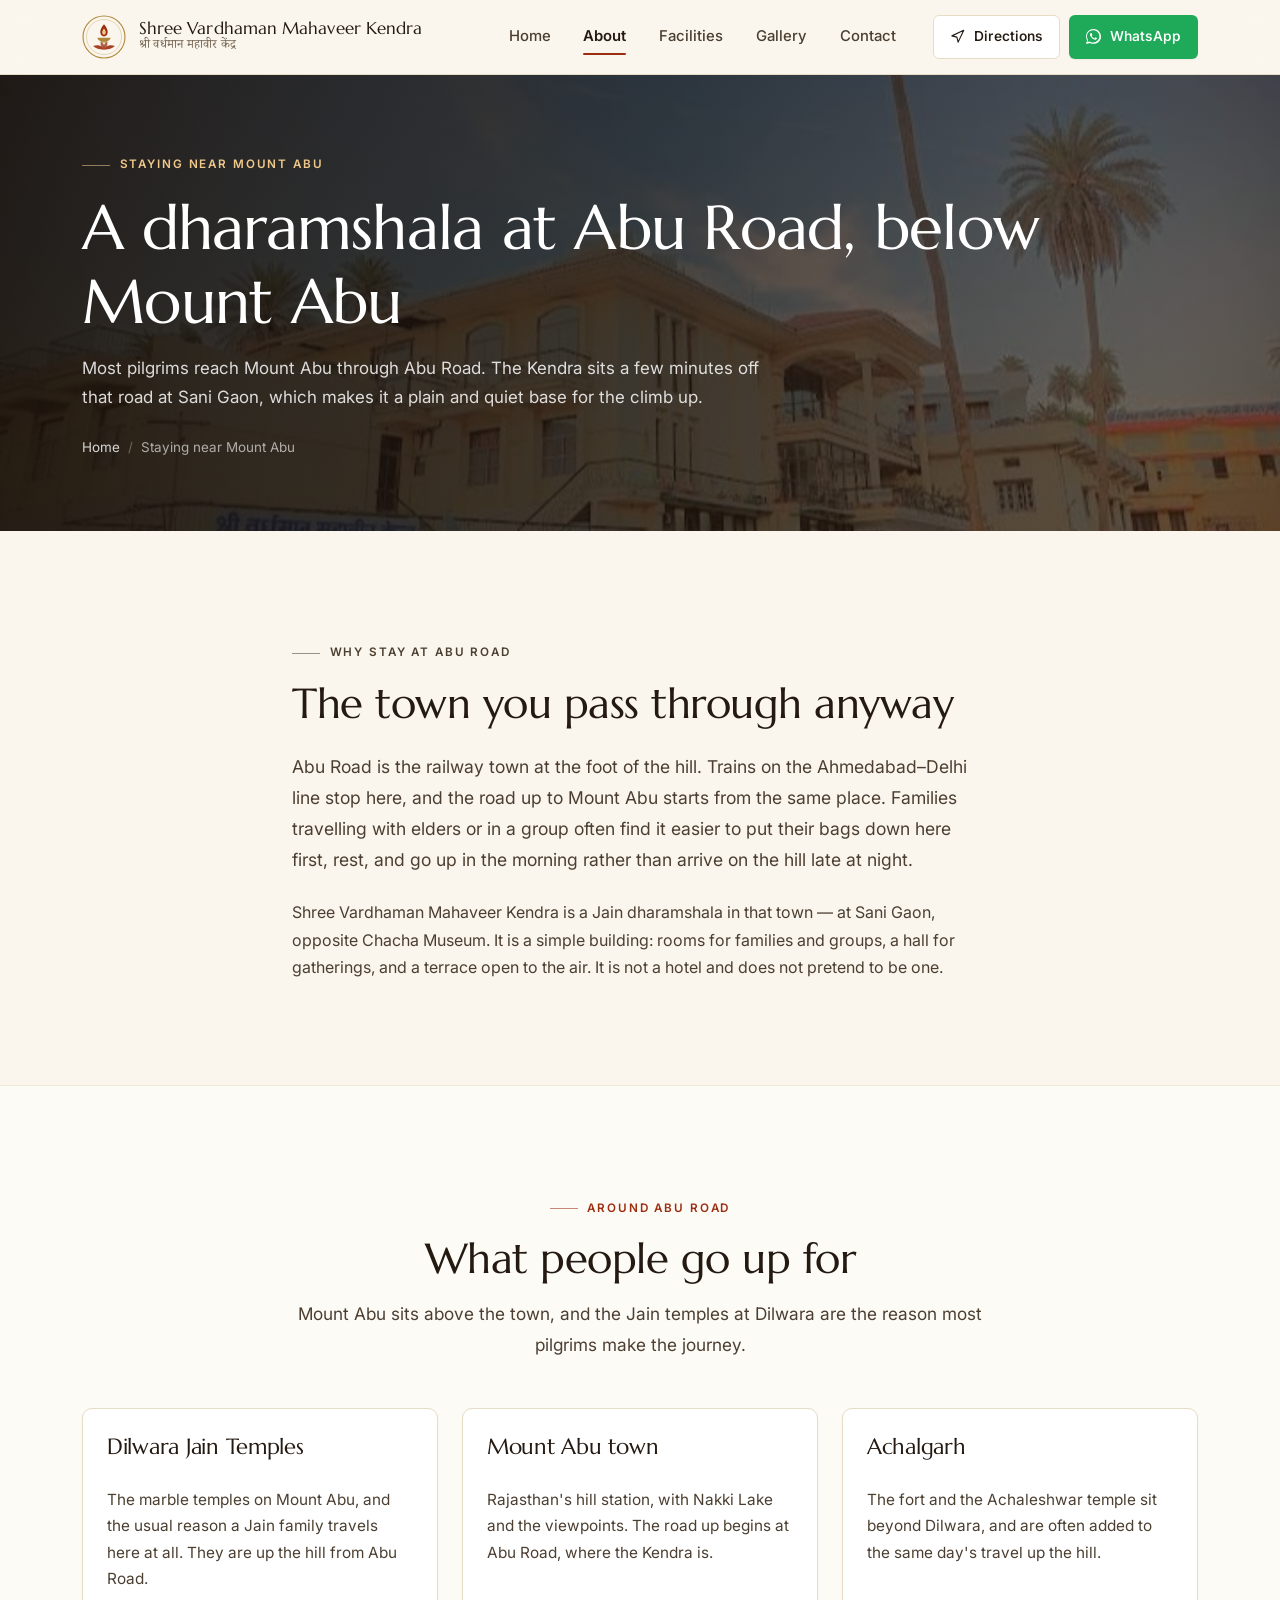
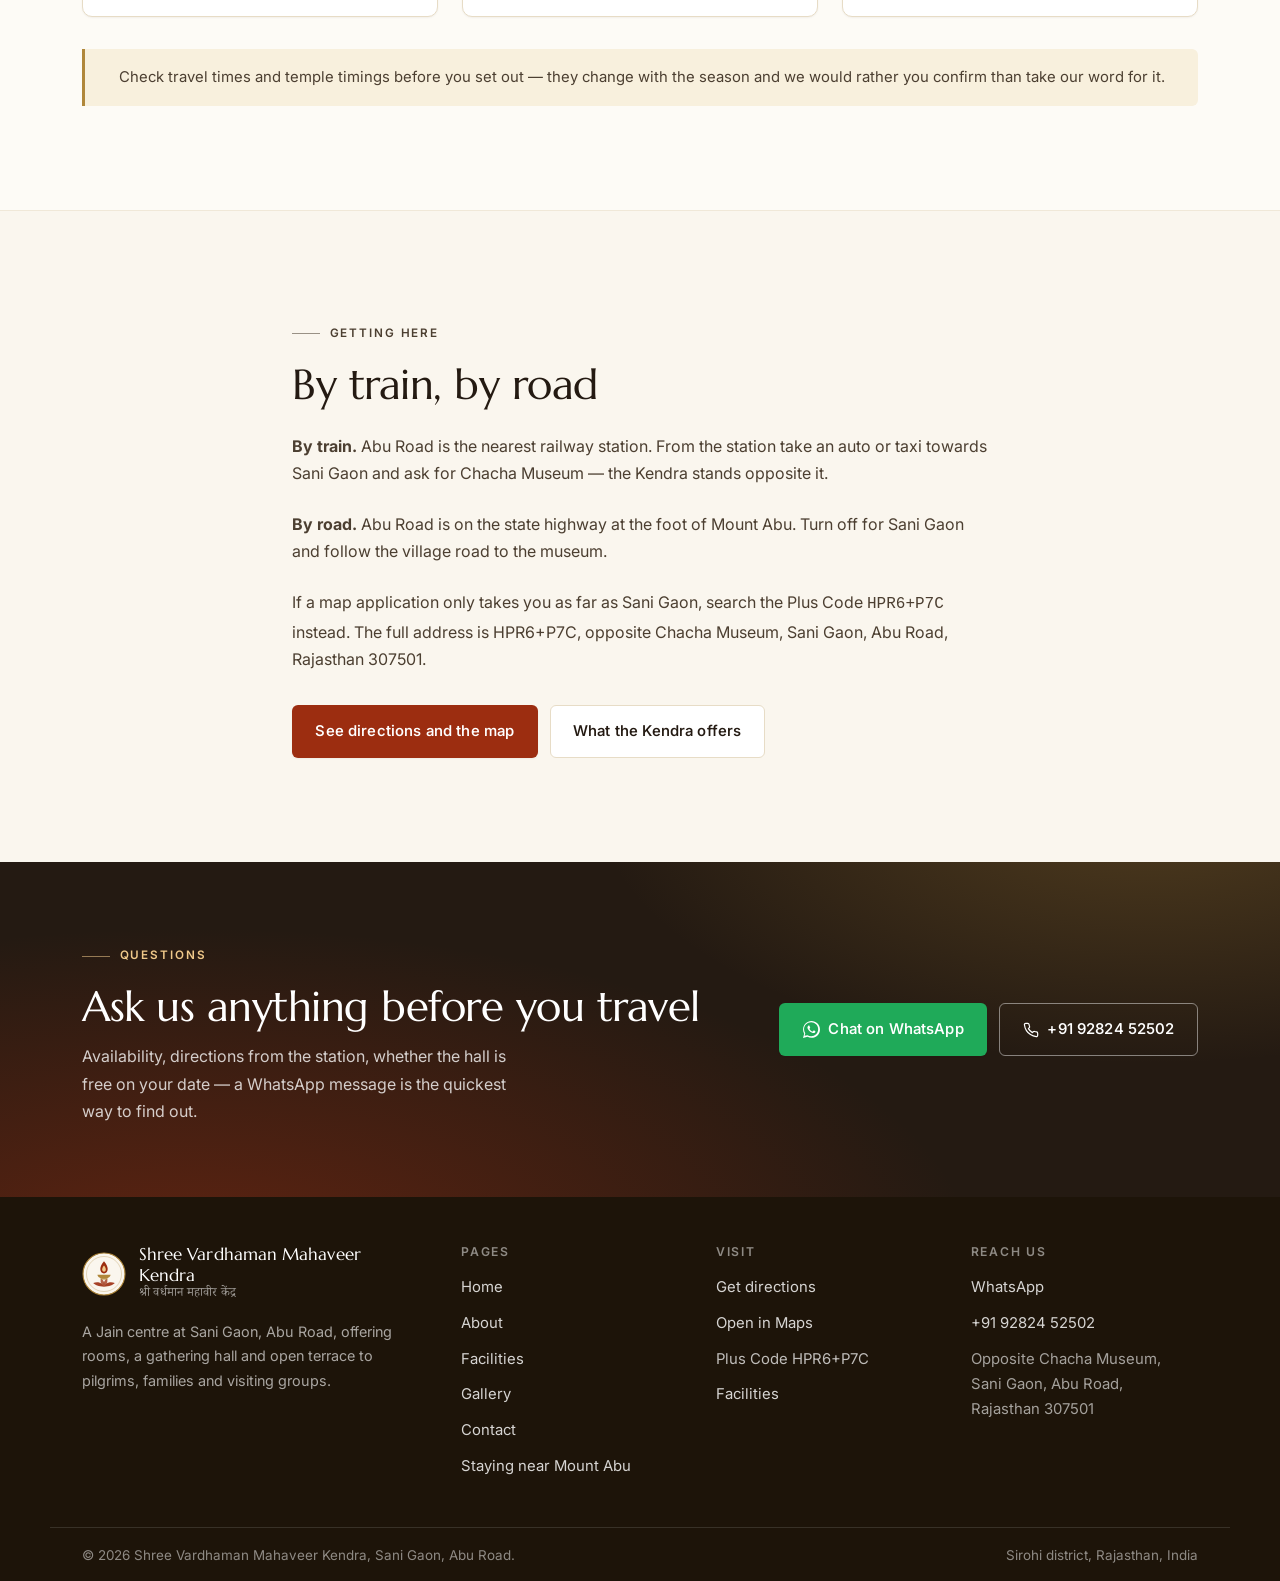
<file: staying-near-mount-abu.html>
﻿<!DOCTYPE html>
<html lang="en">
<head>
<meta charset="UTF-8">
<meta name="viewport" content="width=device-width, initial-scale=1">
<title>Dharamshala near Mount Abu — Stay at Abu Road, Sani Gaon</title>
<meta name="description" content="A Jain dharamshala at Abu Road, the road and rail gateway to Mount Abu and the Dilwara temples. Rooms, hall and terrace. Call +91 92824 52502.">
<link rel="canonical" href="https://www.shreevardhamanmahaveerkendra.org/staying-near-mount-abu">
<meta name="robots" content="index, follow">

<meta property="og:url" content="https://www.shreevardhamanmahaveerkendra.org/staying-near-mount-abu">
<meta property="og:type" content="website">
<meta property="og:title" content="Dharamshala near Mount Abu — Stay at Abu Road, Sani Gaon">
<meta property="og:description" content="A Jain dharamshala at Abu Road, the road and rail gateway to Mount Abu and the Dilwara temples. Rooms, hall and terrace. Call +91 92824 52502.">
<meta property="og:image" content="https://www.shreevardhamanmahaveerkendra.org/assets/images/side.jpeg">
<meta property="og:site_name" content="Shree Vardhaman Mahaveer Kendra">
<meta property="og:locale" content="en_IN">
<meta name="twitter:card" content="summary_large_image">
<meta name="twitter:title" content="Dharamshala near Mount Abu — Stay at Abu Road, Sani Gaon">
<meta name="twitter:description" content="A Jain dharamshala at Abu Road, the road and rail gateway to Mount Abu and the Dilwara temples. Rooms, hall and terrace. Call +91 92824 52502.">
<meta name="twitter:image" content="https://www.shreevardhamanmahaveerkendra.org/assets/images/side.jpeg">

<link rel="icon" type="image/svg+xml" href="/assets/img/kendra-mark.svg">
<link rel="preconnect" href="https://fonts.googleapis.com">
<link rel="preconnect" href="https://fonts.gstatic.com" crossorigin>
<link href="https://fonts.googleapis.com/css2?family=Marcellus&family=Inter:wght@400;500;600&family=Noto+Serif+Devanagari:wght@400;600&display=swap" rel="stylesheet">
<link rel="stylesheet" href="/assets/css/site.css">
<script type="application/ld+json">
{
  "@context": "https://schema.org",
  "@graph": [
    {
      "@type": [
        "LodgingBusiness",
        "PlaceOfWorship"
      ],
      "@id": "https://www.shreevardhamanmahaveerkendra.org/#kendra",
      "name": "Shree Vardhaman Mahaveer Kendra",
      "alternateName": "श्री वर्धमान महावीर केन्द्र",
      "url": "https://www.shreevardhamanmahaveerkendra.org/",
      "description": "A Jain centre at Sani Gaon, Abu Road, Rajasthan, opposite Chacha Museum, offering rooms, a gathering hall and an open terrace to travellers and pilgrims.",
      "image": [
        "https://www.shreevardhamanmahaveerkendra.org/assets/images/exterior.jpeg",
        "https://www.shreevardhamanmahaveerkendra.org/assets/images/facade.jpeg",
        "https://www.shreevardhamanmahaveerkendra.org/assets/images/hall.jpeg"
      ],
      "logo": "https://www.shreevardhamanmahaveerkendra.org/assets/img/kendra-mark.svg",
      "address": {
        "@type": "PostalAddress",
        "streetAddress": "HPR6+P7C, opposite Chacha Museum, Sani Gaon",
        "addressLocality": "Abu Road",
        "addressRegion": "Rajasthan",
        "postalCode": "307501",
        "addressCountry": "IN"
      },
      "telephone": "+91-70275-19522",
      "priceRange": "₹",
      "contactPoint": {
        "@type": "ContactPoint",
        "telephone": "+91-70275-19522",
        "contactType": "reservations",
        "areaServed": "IN",
        "availableLanguage": [
          "Hindi",
          "English",
          "Gujarati"
        ]
      },
      "amenityFeature": [
        {
          "@type": "LocationFeatureSpecification",
          "name": "Rooms for families and groups",
          "value": true
        },
        {
          "@type": "LocationFeatureSpecification",
          "name": "Gathering hall",
          "value": true
        },
        {
          "@type": "LocationFeatureSpecification",
          "name": "Open terrace",
          "value": true
        },
        {
          "@type": "LocationFeatureSpecification",
          "name": "Drinking water",
          "value": true
        },
        {
          "@type": "LocationFeatureSpecification",
          "name": "Parking",
          "value": true
        }
      ],
      "areaServed": [
        "Abu Road",
        "Mount Abu",
        "Sirohi",
        "Rajasthan"
      ],
      "knowsLanguage": [
        "hi",
        "en",
        "gu"
      ],
      "isAccessibleForFree": true
    },
    {
      "@type": "WebSite",
      "@id": "https://www.shreevardhamanmahaveerkendra.org/#website",
      "url": "https://www.shreevardhamanmahaveerkendra.org/",
      "name": "Shree Vardhaman Mahaveer Kendra",
      "inLanguage": "en-IN",
      "publisher": {
        "@id": "https://www.shreevardhamanmahaveerkendra.org/#kendra"
      }
    },
    {
      "@type": "BreadcrumbList",
      "itemListElement": [
        {
          "@type": "ListItem",
          "position": 1,
          "name": "Home",
          "item": "https://www.shreevardhamanmahaveerkendra.org/"
        },
        {
          "@type": "ListItem",
          "position": 2,
          "name": "Staying near Mount Abu",
          "item": "https://www.shreevardhamanmahaveerkendra.org/staying-near-mount-abu"
        }
      ]
    }
  ]
}
</script>
<noscript><style>.reveal{opacity:1!important;transform:none!important}</style></noscript>
</head>
</head>
<body>

<a class="skip-link" href="#main">Skip to content</a>

<!-- Icon sprite ------------------------------------------------------------ -->
<svg width="0" height="0" style="position:absolute" aria-hidden="true" focusable="false">
  <defs>
    <g id="i-pin" fill="none" stroke="currentColor" stroke-width="1.8" stroke-linecap="round" stroke-linejoin="round">
      <path d="M20 10c0 4.993-5.539 10.193-7.399 11.799a1 1 0 0 1-1.202 0C9.539 20.193 4 14.993 4 10a8 8 0 0 1 16 0"/><circle cx="12" cy="10" r="3"/>
    </g>
    <g id="i-nav" fill="none" stroke="currentColor" stroke-width="1.8" stroke-linecap="round" stroke-linejoin="round">
      <path d="M3 11l19-9-9 19-2-8-8-2z"/>
    </g>
    <g id="i-phone" fill="none" stroke="currentColor" stroke-width="1.8" stroke-linecap="round" stroke-linejoin="round">
      <path d="M22 16.92v3a2 2 0 0 1-2.18 2 19.79 19.79 0 0 1-8.63-3.07 19.5 19.5 0 0 1-6-6 19.79 19.79 0 0 1-3.07-8.67A2 2 0 0 1 4.11 2h3a2 2 0 0 1 2 1.72 12.84 12.84 0 0 0 .7 2.81 2 2 0 0 1-.45 2.11L8.09 9.91a16 16 0 0 0 6 6l1.27-1.27a2 2 0 0 1 2.11-.45 12.84 12.84 0 0 0 2.81.7A2 2 0 0 1 22 16.92z"/>
    </g>
    <g id="i-mail" fill="none" stroke="currentColor" stroke-width="1.8" stroke-linecap="round" stroke-linejoin="round">
      <rect x="2" y="4" width="20" height="16" rx="2"/><path d="m22 7-8.97 5.7a1.94 1.94 0 0 1-2.06 0L2 7"/>
    </g>
    <g id="i-arrow" fill="none" stroke="currentColor" stroke-width="1.8" stroke-linecap="round" stroke-linejoin="round">
      <path d="M5 12h14"/><path d="m12 5 7 7-7 7"/>
    </g>
    <g id="i-check" fill="none" stroke="currentColor" stroke-width="2.1" stroke-linecap="round" stroke-linejoin="round">
      <path d="M20 6 9 17l-5-5"/>
    </g>
    <g id="i-clock" fill="none" stroke="currentColor" stroke-width="1.8" stroke-linecap="round" stroke-linejoin="round">
      <circle cx="12" cy="12" r="9"/><path d="M12 7v5l3.5 2"/>
    </g>
    <g id="i-home" fill="none" stroke="currentColor" stroke-width="1.8" stroke-linecap="round" stroke-linejoin="round">
      <path d="M3 10.5 12 3l9 7.5"/><path d="M5 9.8V21h14V9.8"/><path d="M9.5 21v-6h5v6"/>
    </g>
    <g id="i-users" fill="none" stroke="currentColor" stroke-width="1.8" stroke-linecap="round" stroke-linejoin="round">
      <path d="M16 21v-2a4 4 0 0 0-4-4H6a4 4 0 0 0-4 4v2"/><circle cx="9" cy="7" r="4"/><path d="M22 21v-2a4 4 0 0 0-3-3.87"/><path d="M16 3.13A4 4 0 0 1 16 11"/>
    </g>
    <g id="i-image" fill="none" stroke="currentColor" stroke-width="1.8" stroke-linecap="round" stroke-linejoin="round">
      <rect x="3" y="3" width="18" height="18" rx="2"/><circle cx="9" cy="9" r="1.6"/><path d="m21 15-4.5-4.5L5 21"/>
    </g>
    <g id="i-sun" fill="none" stroke="currentColor" stroke-width="1.8" stroke-linecap="round" stroke-linejoin="round">
      <circle cx="12" cy="12" r="4"/><path d="M12 2v2M12 20v2M2 12h2M20 12h2M4.9 4.9l1.4 1.4M17.7 17.7l1.4 1.4M19.1 4.9l-1.4 1.4M6.3 17.7l-1.4 1.4"/>
    </g>
    <g id="i-copy" fill="none" stroke="currentColor" stroke-width="1.8" stroke-linecap="round" stroke-linejoin="round">
      <rect x="9" y="9" width="12" height="12" rx="2"/><path d="M5 15H4a2 2 0 0 1-2-2V4a2 2 0 0 1 2-2h9a2 2 0 0 1 2 2v1"/>
    </g>
    <g id="i-left" fill="none" stroke="currentColor" stroke-width="2" stroke-linecap="round" stroke-linejoin="round">
      <path d="m15 18-6-6 6-6"/>
    </g>
    <g id="i-right" fill="none" stroke="currentColor" stroke-width="2" stroke-linecap="round" stroke-linejoin="round">
      <path d="m9 18 6-6-6-6"/>
    </g>
    <g id="i-x" fill="none" stroke="currentColor" stroke-width="2" stroke-linecap="round" stroke-linejoin="round">
      <path d="M18 6 6 18M6 6l12 12"/>
    </g>
    <g id="i-bars" fill="none" stroke="currentColor" stroke-width="1.8" stroke-linecap="round">
      <path d="M4 7h16M4 12h16M4 17h16"/>
    </g>
    <path id="i-wa" fill="currentColor" d="M17.472 14.382c-.297-.149-1.758-.867-2.03-.967-.273-.099-.471-.148-.67.15-.197.297-.767.966-.94 1.164-.173.199-.347.223-.644.075-.297-.15-1.255-.463-2.39-1.475-.883-.788-1.48-1.761-1.653-2.059-.173-.297-.018-.458.13-.606.134-.133.347-.347.52-.52.174-.174.232-.298.347-.497.115-.198.057-.371-.058-.52-.116-.148-.64-1.544-.877-2.11-.232-.556-.468-.48-.643-.49-.167-.008-.357-.01-.547-.01-.19 0-.498.07-.757.37-.26.3-.99.967-.99 2.36 0 1.392 1.014 2.737 1.155 2.926.14.19 1.95 2.98 4.72 4.18.66.284 1.175.454 1.577.58.663.21 1.266.18 1.743.11.52-.077 1.6-.654 1.826-1.286.226-.632.226-1.174.158-1.286-.067-.112-.26-.18-.557-.33m-5.446 7.443h-.016c-1.77 0-3.524-.48-5.055-1.38l-.36-.214-3.75.975 1.005-3.645-.239-.375c-.99-1.576-1.516-3.391-1.516-5.26 0-5.445 4.455-9.885 9.942-9.885 2.654 0 5.145 1.035 7.021 2.91 1.875 1.859 2.909 4.35 2.909 6.99-.004 5.444-4.46 9.885-9.935 9.885M20.52 3.449C18.24 1.245 15.24 0 12.045 0 5.463 0 .104 5.334.101 11.893c0 2.096.549 4.14 1.595 5.945L0 24l6.335-1.652c1.746.943 3.7 1.444 5.71 1.447 6.585 0 11.946-5.336 11.95-11.896 0-3.176-1.24-6.165-3.495-8.411"/>
  </defs>
</svg>

<!-- Header ---------------------------------------------------------------- -->
<header class="masthead">
  <div class="shell masthead__bar">
    <a class="brand" href="/" aria-label="Shree Vardhaman Mahaveer Kendra — home">
      <img class="brand__mark" src="/assets/img/kendra-mark.svg" alt="" width="44" height="44">
      <span class="brand__text">
        <span class="brand__en">Shree Vardhaman Mahaveer Kendra</span>
        <span class="brand__hi">श्री वर्धमान महावीर केंद्र</span>
      </span>
    </a>

    <nav class="nav" aria-label="Main">
      <a class="nav__link" href="/">Home</a>
      <a class="nav__link" href="/about" aria-current="page">About</a>
      <a class="nav__link" href="/facilities">Facilities</a>
      <a class="nav__link" href="/gallery">Gallery</a>
      <a class="nav__link" href="/contact">Contact</a>
    </nav>

    <div class="masthead__actions">
      <a class="btn btn--ghost btn--sm" href="https://www.google.com/maps/dir/?api=1&destination=HPR6%2BP7C%2C%20opposite%20Chacha%20Museum%2C%20Sani%20Gaon%2C%20Abu%20Road%2C%20Rajasthan%20307501" data-dir>
        <svg width="15" height="15" viewBox="0 0 24 24" aria-hidden="true"><use href="#i-nav"/></svg>
        Directions
      </a>
      <a class="btn btn--wa btn--sm" href="https://wa.me/919282452502?text=Jai%20Jinendra.%20I%20would%20like%20to%20know%20more%20about%20Shree%20Vardhaman%20Mahaveer%20Kendra%2C%20Sani%20Gaon%2C%20Abu%20Road." data-wa>
        <svg width="15" height="15" viewBox="0 0 24 24" aria-hidden="true"><use href="#i-wa"/></svg>
        WhatsApp
      </a>
    </div>

    <button class="burger" type="button" aria-expanded="false" aria-controls="site-drawer" aria-label="Open menu">
      <svg class="burger__bars" width="22" height="22" viewBox="0 0 24 24" aria-hidden="true"><use href="#i-bars"/></svg>
      <svg class="burger__x" width="20" height="20" viewBox="0 0 24 24" aria-hidden="true"><use href="#i-x"/></svg>
    </button>
  </div>

  <div class="drawer" id="site-drawer">
    <div class="shell">
      <ul class="drawer__list">
        <li><a href="/">Home</a></li>
        <li><a href="/about" aria-current="page">About</a></li>
        <li><a href="/facilities">Facilities</a></li>
        <li><a href="/gallery">Gallery</a></li>
        <li><a href="/contact">Contact</a></li>
      </ul>
      <div class="drawer__actions">
        <a class="btn btn--wa btn--block" href="https://wa.me/919282452502?text=Jai%20Jinendra.%20I%20would%20like%20to%20know%20more%20about%20Shree%20Vardhaman%20Mahaveer%20Kendra%2C%20Sani%20Gaon%2C%20Abu%20Road." data-wa>
          <svg width="16" height="16" viewBox="0 0 24 24" aria-hidden="true"><use href="#i-wa"/></svg>
          Chat on WhatsApp
        </a>
        <a class="btn btn--ghost btn--block" href="https://www.google.com/maps/dir/?api=1&destination=HPR6%2BP7C%2C%20opposite%20Chacha%20Museum%2C%20Sani%20Gaon%2C%20Abu%20Road%2C%20Rajasthan%20307501" data-dir>
          <svg width="16" height="16" viewBox="0 0 24 24" aria-hidden="true"><use href="#i-nav"/></svg>
          Get directions
        </a>
      </div>
    </div>
  </div>
</header>

<main id="main">

  <section class="banner">
    <div class="banner__bg">
      <img src="/assets/images/exterior.jpeg" alt="Shree Vardhaman Mahaveer Kendra at Sani Gaon, Abu Road" width="1600" height="900" fetchpriority="high">
    </div>
    <div class="shell">
      <p class="eyebrow">Staying near Mount Abu</p>
      <h1 class="u-mt-3">A dharamshala at Abu Road, below Mount Abu</h1>
      <p class="banner__lede">Most pilgrims reach Mount Abu through Abu Road. The Kendra sits a few minutes off that road at Sani Gaon, which makes it a plain and quiet base for the climb up.</p>
      <ol class="crumbs">
        <li><a href="/">Home</a></li>
        <li>Staying near Mount Abu</li>
      </ol>
    </div>
  </section>

  <section class="section">
    <div class="shell u-narrow prose reveal">
      <p class="eyebrow">Why stay at Abu Road</p>
      <h2 class="u-mt-3">The town you pass through anyway</h2>
      <p class="lede u-mt-4">
        Abu Road is the railway town at the foot of the hill. Trains on the
        Ahmedabad–Delhi line stop here, and the road up to Mount Abu starts
        from the same place. Families travelling with elders or in a group often
        find it easier to put their bags down here first, rest, and go up in the
        morning rather than arrive on the hill late at night.
      </p>
      <p class="u-mt-4">
        Shree Vardhaman Mahaveer Kendra is a Jain dharamshala in that town —
        at Sani Gaon, opposite Chacha Museum. It is a simple building: rooms for
        families and groups, a hall for gatherings, and a terrace open to the air.
        It is not a hotel and does not pretend to be one.
      </p>
    </div>
  </section>

  <section class="section section--alt">
    <div class="shell">
      <div class="section-head section-head--center reveal">
        <p class="eyebrow">Around Abu Road</p>
        <h2 class="u-mt-3">What people go up for</h2>
        <p class="lede">Mount Abu sits above the town, and the Jain temples at Dilwara are the reason most pilgrims make the journey.</p>
      </div>
      <div class="grid grid--3 u-mt-6">
        <div class="card reveal">
          <h3>Dilwara Jain Temples</h3>
          <p class="u-mt-3">The marble temples on Mount Abu, and the usual reason a Jain family travels here at all. They are up the hill from Abu Road.</p>
        </div>
        <div class="card reveal">
          <h3>Mount Abu town</h3>
          <p class="u-mt-3">Rajasthan's hill station, with Nakki Lake and the viewpoints. The road up begins at Abu Road, where the Kendra is.</p>
        </div>
        <div class="card reveal">
          <h3>Achalgarh</h3>
          <p class="u-mt-3">The fort and the Achaleshwar temple sit beyond Dilwara, and are often added to the same day's travel up the hill.</p>
        </div>
      </div>
      <p class="note u-mt-5 u-center">
        Check travel times and temple timings before you set out — they change with
        the season and we would rather you confirm than take our word for it.
      </p>
    </div>
  </section>

  <section class="section">
    <div class="shell u-narrow prose reveal">
      <p class="eyebrow">Getting here</p>
      <h2 class="u-mt-3">By train, by road</h2>
      <p class="u-mt-4">
        <strong>By train.</strong> Abu Road is the nearest railway station. From the
        station take an auto or taxi towards Sani Gaon and ask for Chacha Museum —
        the Kendra stands opposite it.
      </p>
      <p class="u-mt-4">
        <strong>By road.</strong> Abu Road is on the state highway at the foot of
        Mount Abu. Turn off for Sani Gaon and follow the village road to the museum.
      </p>
      <p class="u-mt-4">
        If a map application only takes you as far as Sani Gaon, search the Plus Code
        <code>HPR6+P7C</code> instead. The full address is HPR6+P7C, opposite Chacha
        Museum, Sani Gaon, Abu Road, Rajasthan 307501.
      </p>
      <div class="btn-row u-mt-5">
        <a class="btn btn--primary" href="/contact">See directions and the map</a>
        <a class="btn btn--ghost" href="/facilities">What the Kendra offers</a>
      </div>
    </div>
  </section>

  <section class="cta">
    <div class="shell cta__inner">
      <div>
        <p class="eyebrow">Questions</p>
        <h2 class="u-mt-3">Ask us anything before you travel</h2>
        <p>
          Availability, directions from the station, whether the hall is free on
          your date — a WhatsApp message is the quickest way to find out.
        </p>
      </div>
      <div class="btn-row">
        <a class="btn btn--wa" href="https://wa.me/919282452502?text=Jai%20Jinendra.%20I%20would%20like%20to%20know%20more%20about%20Shree%20Vardhaman%20Mahaveer%20Kendra%2C%20Sani%20Gaon%2C%20Abu%20Road." data-wa><svg width="17" height="17" viewBox="0 0 24 24" aria-hidden="true"><use href="#i-wa"/></svg> Chat on WhatsApp</a>
        <a class="btn btn--quiet" href="tel:+919282452502" data-tel><svg width="16" height="16" viewBox="0 0 24 24" aria-hidden="true"><use href="#i-phone"/></svg> <span data-phone-text>+91 92824 52502</span></a>
      </div>
    </div>
  </section>

</main>

<!-- Footer ---------------------------------------------------------------- -->
<footer class="footer">
  <div class="shell footer__grid">
    <div>
      <div class="brand">
        <img class="brand__mark" src="/assets/img/kendra-mark.svg" alt="" width="44" height="44">
        <span class="brand__text">
          <span class="brand__en">Shree Vardhaman Mahaveer Kendra</span>
          <span class="brand__hi">श्री वर्धमान महावीर केंद्र</span>
        </span>
      </div>
      <p class="footer__blurb">
        A Jain centre at Sani Gaon, Abu Road, offering rooms, a gathering hall and
        open terrace to pilgrims, families and visiting groups.
      </p>
    </div>

    <nav aria-label="Footer">
      <h3>Pages</h3>
      <ul class="footer__list">
        <li><a href="/">Home</a></li>
        <li><a href="/about">About</a></li>
        <li><a href="/facilities">Facilities</a></li>
        <li><a href="/gallery">Gallery</a></li>
        <li><a href="/contact">Contact</a></li>
        <li><a href="/staying-near-mount-abu">Staying near Mount Abu</a></li>
      </ul>
    </nav>

    <div>
      <h3>Visit</h3>
      <ul class="footer__list">
        <li><a href="https://www.google.com/maps/dir/?api=1&destination=HPR6%2BP7C%2C%20opposite%20Chacha%20Museum%2C%20Sani%20Gaon%2C%20Abu%20Road%2C%20Rajasthan%20307501" data-dir>Get directions</a></li>
        <li><a href="https://www.google.com/maps/search/?api=1&query=HPR6%2BP7C%2C%20opposite%20Chacha%20Museum%2C%20Sani%20Gaon%2C%20Abu%20Road%2C%20Rajasthan%20307501" data-map>Open in Maps</a></li>
        <li>Plus Code HPR6+P7C</li>
        <li><a href="/facilities">Facilities</a></li>
      </ul>
    </div>

    <div>
      <h3>Reach us</h3>
      <ul class="footer__list">
        <li><a href="https://wa.me/919282452502?text=Jai%20Jinendra.%20I%20would%20like%20to%20know%20more%20about%20Shree%20Vardhaman%20Mahaveer%20Kendra%2C%20Sani%20Gaon%2C%20Abu%20Road." data-wa>WhatsApp</a></li>
        <li><a href="tel:+919282452502" data-tel data-phone-text>+91 92824 52502</a></li>
        <li style="color:rgba(255,255,255,0.6)">
          Opposite Chacha Museum,<br>Sani Gaon, Abu Road,<br>Rajasthan 307501
        </li>
      </ul>
    </div>
  </div>

  <div class="shell footer__bar">
    <p>© <span data-year>2026</span> Shree Vardhaman Mahaveer Kendra, Sani Gaon, Abu Road.</p>
    <p>Sirohi district, Rajasthan, India</p>
  </div>
</footer>

<!-- Floating WhatsApp ----------------------------------------------------- -->
<a class="wa-float" href="https://wa.me/919282452502?text=Jai%20Jinendra.%20I%20would%20like%20to%20know%20more%20about%20Shree%20Vardhaman%20Mahaveer%20Kendra%2C%20Sani%20Gaon%2C%20Abu%20Road." data-wa aria-label="Chat with the Kendra on WhatsApp">
  <svg width="22" height="22" viewBox="0 0 24 24" aria-hidden="true"><use href="#i-wa"/></svg>
  <span class="wa-float__label">WhatsApp</span>
</a>

<script src="/assets/js/site.js"></script>
</body>
</html>
</file>
<file: assets/css/site.css>
/* ==========================================================================
   Shree Vardhaman Mahaveer Kendra — site stylesheet
   Sani Gaon, Abu Road, Rajasthan
   ========================================================================== */

/* --- Tokens -------------------------------------------------------------- */

:root {
  /* Surfaces */
  --paper:        #faf6ee;
  --paper-deep:   #f3ebdb;
  --surface:      #ffffff;
  --surface-alt:  #fdfbf6;
  --ink:          #241a12;
  --ink-soft:     #4c3f31;
  --ink-muted:    #7a6a56;
  --line:         #e7dcc6;
  --line-soft:    #f0e8d8;

  /* Brand */
  --brick:        #9c2d10;
  --brick-deep:   #7a2209;
  --brick-tint:   #fdeee8;
  --gold:         #b0873a;
  --gold-tint:    #f8f0dd;
  --whatsapp:     #1faa59;
  --whatsapp-ink: #117a3d;

  /* Type */
  --display: "Marcellus", "Noto Serif Devanagari", Georgia, serif;
  --body: "Inter", "Noto Sans Devanagari", system-ui, -apple-system, sans-serif;

  /* Space scale */
  --s1: 0.5rem;
  --s2: 0.75rem;
  --s3: 1rem;
  --s4: 1.5rem;
  --s5: 2rem;
  --s6: 3rem;
  --s7: 4.5rem;
  --s8: 6.5rem;

  /* Shape */
  --r-sm: 6px;
  --r-md: 10px;
  --r-lg: 16px;
  --r-pill: 999px;

  /* Elevation — deliberately restrained */
  --lift-1: 0 1px 2px rgba(36, 26, 18, 0.05);
  --lift-2: 0 10px 30px -18px rgba(36, 26, 18, 0.28);
  --lift-3: 0 22px 60px -28px rgba(36, 26, 18, 0.38);

  --shell: 1180px;
  --shell-narrow: 760px;
}

/* --- Reset --------------------------------------------------------------- */

*,
*::before,
*::after { box-sizing: border-box; }

html {
  -webkit-text-size-adjust: 100%;
  scroll-behavior: smooth;
  scroll-padding-top: 6rem;
}

body {
  margin: 0;
  background: var(--paper);
  color: var(--ink);
  font-family: var(--body);
  font-size: 1rem;
  line-height: 1.7;
  -webkit-font-smoothing: antialiased;
  text-rendering: optimizeLegibility;
}

img,
svg,
iframe { display: block; max-width: 100%; }

img { height: auto; }

h1, h2, h3, h4 {
  font-family: var(--display);
  font-weight: 400;
  line-height: 1.18;
  letter-spacing: -0.012em;
  margin: 0;
  color: var(--ink);
}

h1 { font-size: clamp(2.3rem, 1.5rem + 3.4vw, 3.9rem); }
h2 { font-size: clamp(1.75rem, 1.3rem + 1.8vw, 2.6rem); }
h3 { font-size: clamp(1.18rem, 1.05rem + 0.5vw, 1.4rem); }
h4 { font-size: 1.05rem; }

p { margin: 0; }

a { color: var(--brick); text-decoration-thickness: 1px; text-underline-offset: 3px; }
a:hover { color: var(--brick-deep); }

ul, ol { margin: 0; padding: 0; }

button { font: inherit; }

:focus-visible {
  outline: 2px solid var(--brick);
  outline-offset: 3px;
  border-radius: 4px;
}

@media (prefers-reduced-motion: reduce) {
  html { scroll-behavior: auto; }
  *, *::before, *::after {
    animation-duration: 0.01ms !important;
    transition-duration: 0.01ms !important;
  }
}

/* --- Layout primitives --------------------------------------------------- */

.shell {
  width: 100%;
  max-width: var(--shell);
  margin-inline: auto;
  padding-inline: 1.25rem;
}

@media (min-width: 640px) { .shell { padding-inline: 2rem; } }

.section { padding-block: var(--s7); }
.section--tight { padding-block: var(--s6); }
.section--alt { background: var(--surface-alt); border-block: 1px solid var(--line-soft); }
.section--deep { background: var(--paper-deep); border-block: 1px solid var(--line); }

@media (min-width: 900px) {
  .section { padding-block: var(--s8); }
  .section--tight { padding-block: var(--s7); }
}

.skip-link {
  position: absolute;
  left: 1rem;
  top: -4rem;
  z-index: 200;
  background: var(--ink);
  color: #fff;
  padding: 0.7rem 1.1rem;
  border-radius: var(--r-sm);
  font-size: 0.9rem;
  text-decoration: none;
  transition: top 0.18s ease;
}
.skip-link:focus { top: 1rem; color: #fff; }

/* --- Eyebrow + section heads --------------------------------------------- */

.eyebrow {
  display: inline-flex;
  align-items: center;
  gap: 0.6rem;
  font-size: 0.73rem;
  font-weight: 600;
  letter-spacing: 0.16em;
  text-transform: uppercase;
  color: var(--brick);
  margin: 0;
}

.eyebrow::before {
  content: "";
  width: 1.75rem;
  height: 1px;
  background: currentColor;
  opacity: 0.55;
}

.eyebrow--plain::before { display: none; }

.section-head { max-width: 46rem; }
.section-head > * + * { margin-top: var(--s3); }
.section-head .lede { color: var(--ink-soft); font-size: 1.08rem; }

.section-head--center {
  margin-inline: auto;
  text-align: center;
}
.section-head--center .eyebrow { justify-content: center; }

.lede { font-size: 1.1rem; line-height: 1.75; color: var(--ink-soft); }

.prose > * + * { margin-top: 1.15rem; }
.prose p { color: var(--ink-soft); }
.prose h3 { margin-top: 2.25rem; }

/* --- Buttons ------------------------------------------------------------- */

.btn {
  display: inline-flex;
  align-items: center;
  justify-content: center;
  gap: 0.55rem;
  padding: 0.82rem 1.4rem;
  border: 1px solid transparent;
  border-radius: var(--r-sm);
  font-size: 0.93rem;
  font-weight: 550;
  letter-spacing: 0.01em;
  text-decoration: none;
  cursor: pointer;
  transition: background-color 0.18s ease, border-color 0.18s ease,
              color 0.18s ease, transform 0.18s ease, box-shadow 0.18s ease;
}

.btn:active { transform: translateY(1px); }

.btn svg { flex: none; }

.btn--primary {
  background: var(--brick);
  color: #fff;
  box-shadow: var(--lift-1);
}
.btn--primary:hover { background: var(--brick-deep); color: #fff; }

.btn--ghost {
  background: var(--surface);
  border-color: var(--line);
  color: var(--ink);
}
.btn--ghost:hover { background: var(--paper-deep); border-color: #d8c9ab; color: var(--ink); }

.btn--quiet {
  background: transparent;
  border-color: rgba(255, 255, 255, 0.45);
  color: #fff;
}
.btn--quiet:hover { background: rgba(255, 255, 255, 0.12); color: #fff; }

.btn--wa {
  background: var(--whatsapp);
  color: #fff;
  box-shadow: var(--lift-1);
}
.btn--wa:hover { background: var(--whatsapp-ink); color: #fff; }

.btn--sm { padding: 0.6rem 1rem; font-size: 0.86rem; }
.btn--block { width: 100%; }

.btn-row {
  display: flex;
  flex-wrap: wrap;
  gap: 0.75rem;
  align-items: center;
}

/* On narrow phones a stack of equal, full-width buttons reads better
   than a ragged wrap. */
@media (max-width: 430px) {
  .btn-row > .btn { flex: 1 1 100%; }
}

.text-link {
  display: inline-flex;
  align-items: center;
  gap: 0.4rem;
  font-size: 0.93rem;
  font-weight: 550;
  text-decoration: none;
  border-bottom: 1px solid currentColor;
  padding-bottom: 2px;
}
.text-link svg { transition: transform 0.18s ease; }
.text-link:hover svg { transform: translateX(3px); }

/* --- Header -------------------------------------------------------------- */

.masthead {
  position: sticky;
  top: 0;
  z-index: 60;
  background: rgba(250, 246, 238, 0.88);
  backdrop-filter: saturate(150%) blur(12px);
  border-bottom: 1px solid var(--line);
  transition: box-shadow 0.2s ease, background-color 0.2s ease;
}

.masthead.is-stuck {
  background: rgba(250, 246, 238, 0.97);
  box-shadow: 0 1px 0 var(--line), 0 12px 28px -26px rgba(36, 26, 18, 0.5);
}

.masthead__bar {
  display: flex;
  align-items: center;
  justify-content: space-between;
  gap: 1.5rem;
  min-height: 4.6rem;
}

.brand {
  display: inline-flex;
  align-items: center;
  gap: 0.8rem;
  text-decoration: none;
  color: inherit;
}

.brand__mark {
  width: 2.75rem;
  height: 2.75rem;
  flex: none;
}

.brand__text { display: grid; line-height: 1.25; }

.brand__hi {
  font-family: "Noto Serif Devanagari", var(--display);
  font-size: 0.78rem;
  letter-spacing: 0.02em;
  color: var(--ink-muted);
  order: 2;
}

.brand__en {
  font-family: var(--display);
  font-size: 1.04rem;
  letter-spacing: 0.005em;
  color: var(--ink);
  order: 1;
}

@media (max-width: 420px) {
  .brand__en { font-size: 0.93rem; }
  .brand__mark { width: 2.4rem; height: 2.4rem; }
}

.nav { display: none; }

@media (min-width: 1000px) {
  .nav {
    display: flex;
    align-items: center;
    gap: 0.35rem;
    margin-inline-start: auto;
  }
}

.nav__link {
  position: relative;
  display: inline-block;
  padding: 0.5rem 0.85rem;
  font-size: 0.93rem;
  font-weight: 500;
  color: var(--ink-soft);
  text-decoration: none;
  border-radius: var(--r-sm);
}

.nav__link:hover { color: var(--ink); background: rgba(176, 135, 58, 0.09); }

.nav__link::after {
  content: "";
  position: absolute;
  left: 0.85rem;
  right: 0.85rem;
  bottom: 0.16rem;
  height: 2px;
  background: var(--brick);
  border-radius: 2px;
  transform: scaleX(0);
  transition: transform 0.2s ease;
}

.nav__link[aria-current="page"] { color: var(--ink); font-weight: 600; }
.nav__link[aria-current="page"]::after { transform: scaleX(1); }

.masthead__actions {
  display: none;
  align-items: center;
  gap: 0.6rem;
}

@media (min-width: 1000px) { .masthead__actions { display: flex; } }

.burger {
  display: grid;
  place-items: center;
  width: 2.85rem;
  height: 2.85rem;
  margin-inline-start: auto;
  background: var(--surface);
  border: 1px solid var(--line);
  border-radius: var(--r-sm);
  color: var(--ink);
  cursor: pointer;
}

.burger:hover { background: var(--paper-deep); }

@media (min-width: 1000px) { .burger { display: none; } }

.burger__x { display: none; }
.burger[aria-expanded="true"] .burger__x { display: block; }
.burger[aria-expanded="true"] .burger__bars { display: none; }

.drawer {
  display: none;
  border-top: 1px solid var(--line);
  background: var(--paper);
}

.drawer.is-open { display: block; }

@media (min-width: 1000px) { .drawer, .drawer.is-open { display: none; } }

.drawer__list { list-style: none; }

.drawer__list a {
  display: flex;
  align-items: center;
  justify-content: space-between;
  padding: 1rem 0;
  border-bottom: 1px solid var(--line-soft);
  font-size: 1.02rem;
  color: var(--ink);
  text-decoration: none;
}

.drawer__list a[aria-current="page"] { color: var(--brick); font-weight: 600; }

.drawer__actions {
  display: grid;
  gap: 0.6rem;
  padding: 1.25rem 0 1.75rem;
}

/* --- Hero ---------------------------------------------------------------- */

.hero {
  position: relative;
  background: var(--paper-deep);
  border-bottom: 1px solid var(--line);
  overflow: hidden;
}

.hero__grid {
  display: grid;
  gap: var(--s5);
  padding-block: var(--s6) var(--s6);
  align-items: center;
}

@media (min-width: 940px) {
  .hero__grid {
    grid-template-columns: 1fr 1.08fr;
    gap: var(--s6);
    padding-block: var(--s7) var(--s7);
  }
}

.hero__copy > * + * { margin-top: var(--s3); }
.hero__copy h1 { margin-top: 1rem; }

.hero__hi {
  font-family: "Noto Serif Devanagari", var(--display);
  font-size: clamp(1.1rem, 0.95rem + 0.7vw, 1.45rem);
  color: var(--brick);
  margin-top: 0.35rem;
}

.hero__lede { max-width: 34rem; }

.hero__btns { margin-top: var(--s4) !important; }

.hero__meta {
  display: flex;
  align-items: flex-start;
  gap: 0.6rem;
  margin-top: var(--s4) !important;
  padding-top: var(--s4);
  border-top: 1px solid var(--line);
  font-size: 0.92rem;
  color: var(--ink-muted);
  max-width: 30rem;
}

.hero__meta svg { flex: none; margin-top: 0.22rem; color: var(--brick); }

.hero__figure {
  position: relative;
  border-radius: var(--r-lg);
  overflow: hidden;
  box-shadow: var(--lift-3);
  background: var(--surface);
}

.hero__figure img {
  width: 100%;
  aspect-ratio: 4 / 3;
  object-fit: cover;
}

.hero__badge {
  position: absolute;
  left: 1rem;
  bottom: 1rem;
  right: 1rem;
  display: flex;
  align-items: center;
  gap: 0.65rem;
  padding: 0.7rem 0.95rem;
  background: rgba(255, 255, 255, 0.94);
  backdrop-filter: blur(6px);
  border-radius: var(--r-sm);
  font-size: 0.85rem;
  color: var(--ink-soft);
  box-shadow: var(--lift-2);
}

.hero__badge svg { flex: none; color: var(--gold); }

/* Page banner (inner pages) */

.banner {
  position: relative;
  padding-block: var(--s6);
  background: var(--ink);
  color: #fff;
  overflow: hidden;
  isolation: isolate;
}

@media (min-width: 900px) { .banner { padding-block: var(--s7); } }

.banner__bg {
  position: absolute;
  inset: 0;
  z-index: -2;
}

.banner__bg img {
  width: 100%;
  height: 100%;
  object-fit: cover;
}

.banner::after {
  content: "";
  position: absolute;
  inset: 0;
  z-index: -1;
  background: linear-gradient(105deg, rgba(27, 18, 11, 0.93) 0%, rgba(27, 18, 11, 0.78) 48%, rgba(60, 30, 12, 0.6) 100%);
}

.banner h1 { color: #fff; max-width: 24ch; }

.banner .eyebrow { color: #f0c98a; }

.banner__lede {
  margin-top: var(--s3);
  max-width: 44rem;
  color: rgba(255, 255, 255, 0.84);
  font-size: 1.06rem;
}

.crumbs {
  display: flex;
  flex-wrap: wrap;
  align-items: center;
  gap: 0.5rem;
  list-style: none;
  margin-top: var(--s4);
  font-size: 0.84rem;
  color: rgba(255, 255, 255, 0.62);
}

.crumbs a { color: rgba(255, 255, 255, 0.82); text-decoration: none; }
.crumbs a:hover { color: #fff; text-decoration: underline; }
.crumbs li + li::before { content: "/"; margin-inline-end: 0.5rem; opacity: 0.5; }

/* --- Cards & grids ------------------------------------------------------- */

.grid {
  display: grid;
  gap: var(--s4);
}

.grid--2 { grid-template-columns: 1fr; }
.grid--3 { grid-template-columns: 1fr; }
.grid--4 { grid-template-columns: 1fr; }

@media (min-width: 620px) {
  .grid--2 { grid-template-columns: repeat(2, 1fr); }
  .grid--3 { grid-template-columns: repeat(2, 1fr); }
  .grid--4 { grid-template-columns: repeat(2, 1fr); }
}

@media (min-width: 960px) {
  .grid--3 { grid-template-columns: repeat(3, 1fr); }
  .grid--4 { grid-template-columns: repeat(4, 1fr); }
}

.card {
  display: flex;
  flex-direction: column;
  gap: var(--s2);
  padding: var(--s4);
  background: var(--surface);
  border: 1px solid var(--line);
  border-radius: var(--r-md);
  box-shadow: var(--lift-1);
  transition: border-color 0.2s ease, box-shadow 0.2s ease, transform 0.2s ease;
}

.card p { color: var(--ink-soft); font-size: 0.96rem; }

.card--hover:hover {
  border-color: #d9c8a6;
  box-shadow: var(--lift-2);
  transform: translateY(-2px);
}

.card__icon {
  display: grid;
  place-items: center;
  width: 2.85rem;
  height: 2.85rem;
  border-radius: var(--r-sm);
  background: var(--brick-tint);
  color: var(--brick);
  margin-bottom: 0.3rem;
}

.card__num {
  font-family: var(--display);
  font-size: 0.95rem;
  color: var(--gold);
  letter-spacing: 0.1em;
}

/* Two-column feature row */

.split {
  display: grid;
  gap: var(--s5);
  align-items: center;
}

@media (min-width: 900px) {
  .split { grid-template-columns: 1fr 1fr; gap: var(--s6); }
  .split--wide-left { grid-template-columns: 1.15fr 1fr; }
  .split--wide-right { grid-template-columns: 1fr 1.15fr; }
  .split--flip > :first-child { order: 2; }
}

.framed {
  border-radius: var(--r-lg);
  overflow: hidden;
  border: 1px solid var(--line);
  background: var(--surface);
  box-shadow: var(--lift-2);
}

.framed img { width: 100%; aspect-ratio: 4 / 3; object-fit: cover; }
.framed--tall img { aspect-ratio: 4 / 5; }

/* Fact list */

.facts { list-style: none; display: grid; gap: 0; }

.facts li {
  display: grid;
  grid-template-columns: 1fr;
  gap: 0.15rem;
  padding-block: 0.95rem;
  border-bottom: 1px solid var(--line-soft);
}

@media (min-width: 560px) {
  .facts li { grid-template-columns: 10rem 1fr; gap: 1rem; align-items: baseline; }
}

.facts dt, .facts__k {
  font-size: 0.78rem;
  font-weight: 600;
  letter-spacing: 0.12em;
  text-transform: uppercase;
  color: var(--ink-muted);
}

.facts dd, .facts__v { margin: 0; color: var(--ink); }

/* Checklist */

.ticks { list-style: none; display: grid; gap: 0.7rem; }

.ticks li {
  display: grid;
  grid-template-columns: 1.3rem 1fr;
  gap: 0.7rem;
  align-items: start;
  color: var(--ink-soft);
  font-size: 0.97rem;
}

.ticks svg { margin-top: 0.4rem; color: var(--brick); }

/* Stats strip */

.stats {
  display: grid;
  gap: var(--s4);
  grid-template-columns: repeat(2, 1fr);
}

@media (min-width: 860px) { .stats { grid-template-columns: repeat(4, 1fr); } }

.stat { border-left: 2px solid var(--gold); padding-left: var(--s3); }

.stat__n {
  font-family: var(--display);
  font-size: clamp(1.6rem, 1.3rem + 1vw, 2.1rem);
  line-height: 1.1;
  color: var(--ink);
}

.stat__l {
  margin-top: 0.3rem;
  font-size: 0.86rem;
  color: var(--ink-muted);
}

/* --- Gallery ------------------------------------------------------------- */

.filters {
  display: flex;
  flex-wrap: wrap;
  gap: 0.5rem;
  padding: 0.35rem;
  background: var(--surface);
  border: 1px solid var(--line);
  border-radius: var(--r-pill);
  width: fit-content;
  margin-inline: auto;
}

.filters__btn {
  padding: 0.55rem 1.15rem;
  background: transparent;
  border: 0;
  border-radius: var(--r-pill);
  font-size: 0.89rem;
  font-weight: 500;
  color: var(--ink-soft);
  cursor: pointer;
  transition: background-color 0.18s ease, color 0.18s ease;
}

.filters__btn:hover { background: var(--paper-deep); color: var(--ink); }

.filters__btn[aria-selected="true"] {
  background: var(--ink);
  color: #fff;
}

.tiles {
  display: grid;
  gap: var(--s3);
  grid-template-columns: 1fr;
  margin-top: var(--s5);
}

@media (min-width: 600px) { .tiles { grid-template-columns: repeat(2, 1fr); gap: var(--s4); } }
@media (min-width: 1000px) { .tiles { grid-template-columns: repeat(3, 1fr); } }

.tile {
  position: relative;
  display: block;
  padding: 0;
  border: 1px solid var(--line);
  border-radius: var(--r-md);
  overflow: hidden;
  background: var(--surface);
  cursor: zoom-in;
  text-align: left;
  box-shadow: var(--lift-1);
  transition: box-shadow 0.22s ease, transform 0.22s ease, border-color 0.22s ease;
}

.tile:hover {
  box-shadow: var(--lift-2);
  transform: translateY(-3px);
  border-color: #d9c8a6;
}

.tile img {
  width: 100%;
  aspect-ratio: 4 / 3;
  object-fit: cover;
  transition: transform 0.4s ease;
}

.tile:hover img { transform: scale(1.035); }

.tile__cap {
  display: flex;
  align-items: center;
  justify-content: space-between;
  gap: 0.75rem;
  padding: 0.85rem 1rem 0.95rem;
}

.tile__title { font-size: 0.95rem; font-weight: 550; color: var(--ink); }
.tile__tag { font-size: 0.74rem; letter-spacing: 0.1em; text-transform: uppercase; color: var(--ink-muted); }

.tile.is-hidden { display: none; }

/* Photo strip (home) */

.strip {
  display: grid;
  gap: var(--s3);
  grid-template-columns: repeat(2, 1fr);
}

@media (min-width: 760px) { .strip { grid-template-columns: repeat(4, 1fr); } }

.strip a {
  border-radius: var(--r-md);
  overflow: hidden;
  border: 1px solid var(--line);
  box-shadow: var(--lift-1);
  transition: transform 0.22s ease, box-shadow 0.22s ease;
}

.strip a:hover { transform: translateY(-3px); box-shadow: var(--lift-2); }
.strip img { width: 100%; aspect-ratio: 1 / 1; object-fit: cover; }

/* --- Lightbox ------------------------------------------------------------ */

.lightbox {
  position: fixed;
  inset: 0;
  z-index: 120;
  display: grid;
  grid-template-rows: auto 1fr auto;
  background: rgba(18, 12, 8, 0.94);
  padding: 1rem;
  opacity: 0;
  visibility: hidden;
  transition: opacity 0.2s ease, visibility 0.2s ease;
}

.lightbox.is-open { opacity: 1; visibility: visible; }

.lightbox__top {
  display: flex;
  align-items: center;
  justify-content: space-between;
  gap: 1rem;
  color: rgba(255, 255, 255, 0.7);
  font-size: 0.85rem;
}

.lightbox__stage {
  display: grid;
  place-items: center;
  min-height: 0;
  padding-block: 0.75rem;
}

.lightbox__stage img {
  max-width: 100%;
  max-height: 100%;
  width: auto;
  object-fit: contain;
  border-radius: var(--r-sm);
}

.lightbox__bottom {
  display: flex;
  align-items: center;
  justify-content: center;
  gap: 1rem;
  color: #fff;
  font-size: 0.95rem;
  text-align: center;
  min-height: 2.5rem;
}

.lb-btn {
  display: grid;
  place-items: center;
  width: 2.75rem;
  height: 2.75rem;
  background: rgba(255, 255, 255, 0.1);
  border: 1px solid rgba(255, 255, 255, 0.22);
  border-radius: var(--r-pill);
  color: #fff;
  cursor: pointer;
  transition: background-color 0.18s ease;
}

.lb-btn:hover { background: rgba(255, 255, 255, 0.22); }

.lightbox__nav {
  position: absolute;
  top: 50%;
  transform: translateY(-50%);
}

.lightbox__nav--prev { left: 1rem; }
.lightbox__nav--next { right: 1rem; }

@media (min-width: 720px) {
  .lightbox { padding: 1.5rem 4.5rem; }
  .lightbox__nav--prev { left: 1.25rem; }
  .lightbox__nav--next { right: 1.25rem; }
}

body.is-locked { overflow: hidden; }

/* --- Contact ------------------------------------------------------------- */

.map-frame {
  border-radius: var(--r-lg);
  overflow: hidden;
  border: 1px solid var(--line);
  box-shadow: var(--lift-2);
  background: var(--paper-deep);
}

.map-frame iframe { width: 100%; height: 420px; border: 0; }

@media (min-width: 900px) { .map-frame iframe { height: 480px; } }

.copy-row {
  display: flex;
  flex-wrap: wrap;
  align-items: center;
  gap: 0.6rem;
  padding: 0.85rem 1rem;
  background: var(--gold-tint);
  border: 1px solid #ecdcb8;
  border-radius: var(--r-sm);
}

.copy-row code {
  font-family: ui-monospace, "SF Mono", Menlo, monospace;
  font-size: 0.98rem;
  letter-spacing: 0.04em;
  color: var(--ink);
}

.copy-btn {
  margin-inline-start: auto;
  display: inline-flex;
  align-items: center;
  gap: 0.4rem;
  padding: 0.4rem 0.75rem;
  background: var(--surface);
  border: 1px solid var(--line);
  border-radius: var(--r-sm);
  font-size: 0.82rem;
  font-weight: 550;
  color: var(--ink-soft);
  cursor: pointer;
}

.copy-btn:hover { background: var(--paper); color: var(--ink); }

.contact-actions {
  display: grid;
  gap: var(--s3);
  grid-template-columns: 1fr;
}

@media (min-width: 560px) { .contact-actions { grid-template-columns: repeat(2, 1fr); } }

.action {
  display: grid;
  grid-template-columns: 2.6rem 1fr;
  gap: 0.9rem;
  align-items: start;
  padding: var(--s3) var(--s4);
  background: var(--surface);
  border: 1px solid var(--line);
  border-radius: var(--r-md);
  text-decoration: none;
  color: inherit;
  box-shadow: var(--lift-1);
  transition: border-color 0.2s ease, box-shadow 0.2s ease, transform 0.2s ease;
}

.action:hover {
  border-color: #d9c8a6;
  box-shadow: var(--lift-2);
  transform: translateY(-2px);
  color: inherit;
}

.action__icon {
  display: grid;
  place-items: center;
  width: 2.6rem;
  height: 2.6rem;
  border-radius: var(--r-sm);
  background: var(--brick-tint);
  color: var(--brick);
}

.action__icon--wa { background: #e6f7ec; color: var(--whatsapp-ink); }

.action__k { display: block; font-size: 0.97rem; font-weight: 600; color: var(--ink); }
.action__v { display: block; margin-top: 0.1rem; font-size: 0.88rem; color: var(--ink-muted); }

/* --- CTA band ------------------------------------------------------------ */

.cta {
  position: relative;
  background: var(--ink);
  color: #fff;
  overflow: hidden;
  isolation: isolate;
}

.cta::before {
  content: "";
  position: absolute;
  inset: 0;
  z-index: -1;
  background:
    radial-gradient(70rem 30rem at 15% 120%, rgba(156, 45, 16, 0.5), transparent 70%),
    radial-gradient(50rem 24rem at 90% -20%, rgba(176, 135, 58, 0.32), transparent 70%);
}

.cta__inner {
  display: grid;
  gap: var(--s4);
  padding-block: var(--s6);
  align-items: center;
}

@media (min-width: 900px) {
  .cta__inner {
    grid-template-columns: 1.4fr auto;
    gap: var(--s6);
    padding-block: var(--s7);
  }
}

.cta h2 { color: #fff; }
.cta p { color: rgba(255, 255, 255, 0.78); margin-top: var(--s2); max-width: 44ch; }
.cta .eyebrow { color: #f0c98a; }

/* --- Footer -------------------------------------------------------------- */

.footer {
  background: #1d1409;
  color: rgba(255, 255, 255, 0.72);
  font-size: 0.93rem;
}

.footer__grid {
  display: grid;
  gap: var(--s5);
  padding-block: var(--s6);
}

@media (min-width: 760px) { .footer__grid { grid-template-columns: 1.5fr 1fr 1fr; } }
@media (min-width: 1040px) { .footer__grid { grid-template-columns: 1.6fr 1fr 1fr 1.1fr; gap: var(--s6); } }

.footer h3 {
  font-family: var(--body);
  font-size: 0.76rem;
  font-weight: 600;
  letter-spacing: 0.15em;
  text-transform: uppercase;
  color: rgba(255, 255, 255, 0.5);
  margin-bottom: var(--s3);
}

.footer a { color: rgba(255, 255, 255, 0.82); text-decoration: none; }
.footer a:hover { color: #fff; text-decoration: underline; }

.footer__list { list-style: none; display: grid; gap: 0.65rem; }

.footer .brand__en { color: #fff; }
.footer .brand__hi { color: rgba(255, 255, 255, 0.55); }

.footer__blurb {
  margin-top: var(--s3);
  max-width: 30rem;
  color: rgba(255, 255, 255, 0.62);
  font-size: 0.9rem;
}

.footer__bar {
  display: flex;
  flex-wrap: wrap;
  align-items: center;
  justify-content: space-between;
  gap: 0.75rem;
  padding-block: var(--s3);
  border-top: 1px solid rgba(255, 255, 255, 0.12);
  font-size: 0.84rem;
  color: rgba(255, 255, 255, 0.5);
}

/* --- Floating WhatsApp --------------------------------------------------- */

.wa-float {
  position: fixed;
  right: 1rem;
  bottom: 1rem;
  z-index: 90;
  display: inline-flex;
  align-items: center;
  gap: 0.6rem;
  height: 3.4rem;
  padding: 0 1rem;
  background: var(--whatsapp);
  color: #fff;
  border-radius: var(--r-pill);
  text-decoration: none;
  font-size: 0.92rem;
  font-weight: 550;
  box-shadow: 0 14px 34px -12px rgba(17, 122, 61, 0.55), 0 2px 6px rgba(0, 0, 0, 0.14);
  opacity: 0;
  visibility: hidden;
  transform: translateY(0.85rem) scale(0.96);
  transition: opacity 0.26s ease, transform 0.26s ease, visibility 0.26s ease,
              background-color 0.2s ease;
}

.wa-float.is-shown { opacity: 1; visibility: visible; transform: none; }

.wa-float:hover { background: var(--whatsapp-ink); color: #fff; }

.wa-float svg { flex: none; }

.wa-float__label { display: none; white-space: nowrap; }

@media (min-width: 560px) {
  .wa-float { right: 1.5rem; bottom: 1.5rem; }
  .wa-float__label { display: inline; }
}

@media (max-width: 559px) {
  .wa-float { width: 3.4rem; padding: 0; justify-content: center; }
}

/* Soft pulse ring, once settled */
.wa-float::after {
  content: "";
  position: absolute;
  inset: 0;
  border-radius: inherit;
  border: 2px solid var(--whatsapp);
  opacity: 0;
  pointer-events: none;
}

.wa-float.is-shown::after { animation: wa-ring 2.8s ease-out 0.6s 3; }

@keyframes wa-ring {
  0%   { opacity: 0.6; transform: scale(1); }
  100% { opacity: 0; transform: scale(1.3); }
}

/* --- Scroll reveal ------------------------------------------------------- */

.reveal {
  opacity: 0;
  transform: translateY(1.1rem);
  transition: opacity 0.6s ease, transform 0.6s ease;
}

.reveal.is-in { opacity: 1; transform: none; }

@media (prefers-reduced-motion: reduce) {
  .reveal { opacity: 1; transform: none; }
}

/* --- Utilities ----------------------------------------------------------- */

.u-narrow { max-width: var(--shell-narrow); }
.u-center { text-align: center; }
.u-mt-3 { margin-top: var(--s3); }
.u-mt-4 { margin-top: var(--s4); }
.u-mt-5 { margin-top: var(--s5); }
.u-mt-6 { margin-top: var(--s6); }

.sr-only {
  position: absolute;
  width: 1px;
  height: 1px;
  padding: 0;
  margin: -1px;
  overflow: hidden;
  clip: rect(0, 0, 0, 0);
  white-space: nowrap;
  border: 0;
}

/* margin-inline only — zeroing all margins here would beat the .u-mt-*
   utilities, which are declared earlier in this file. */
.rule { height: 1px; background: var(--line); border: 0; margin-inline: 0; }

.divider {
  display: flex;
  align-items: center;
  gap: 1rem;
  color: var(--gold);
}
.divider::before,
.divider::after { content: ""; flex: 1; height: 1px; background: var(--line); }

.note {
  padding: var(--s3) var(--s4);
  background: var(--gold-tint);
  border-left: 3px solid var(--gold);
  border-radius: 0 var(--r-sm) var(--r-sm) 0;
  font-size: 0.93rem;
  color: var(--ink-soft);
}
</file>
